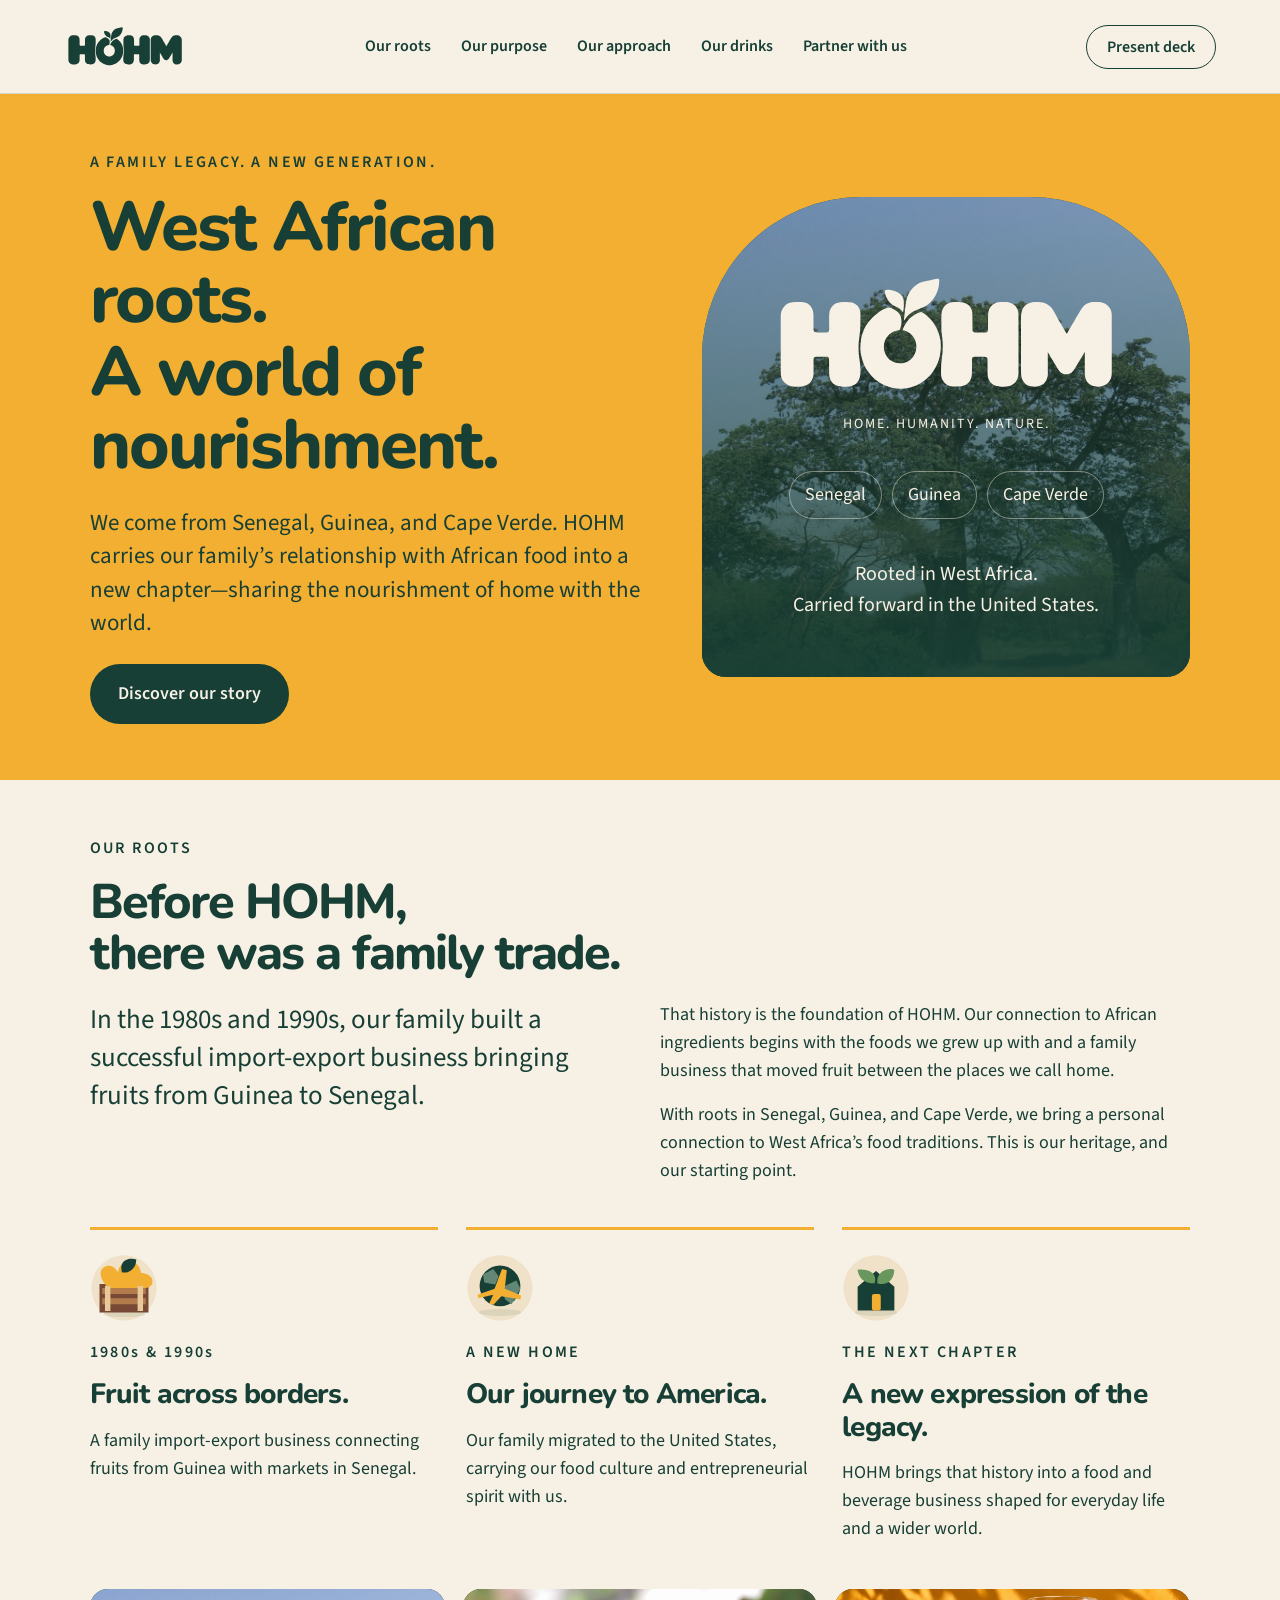
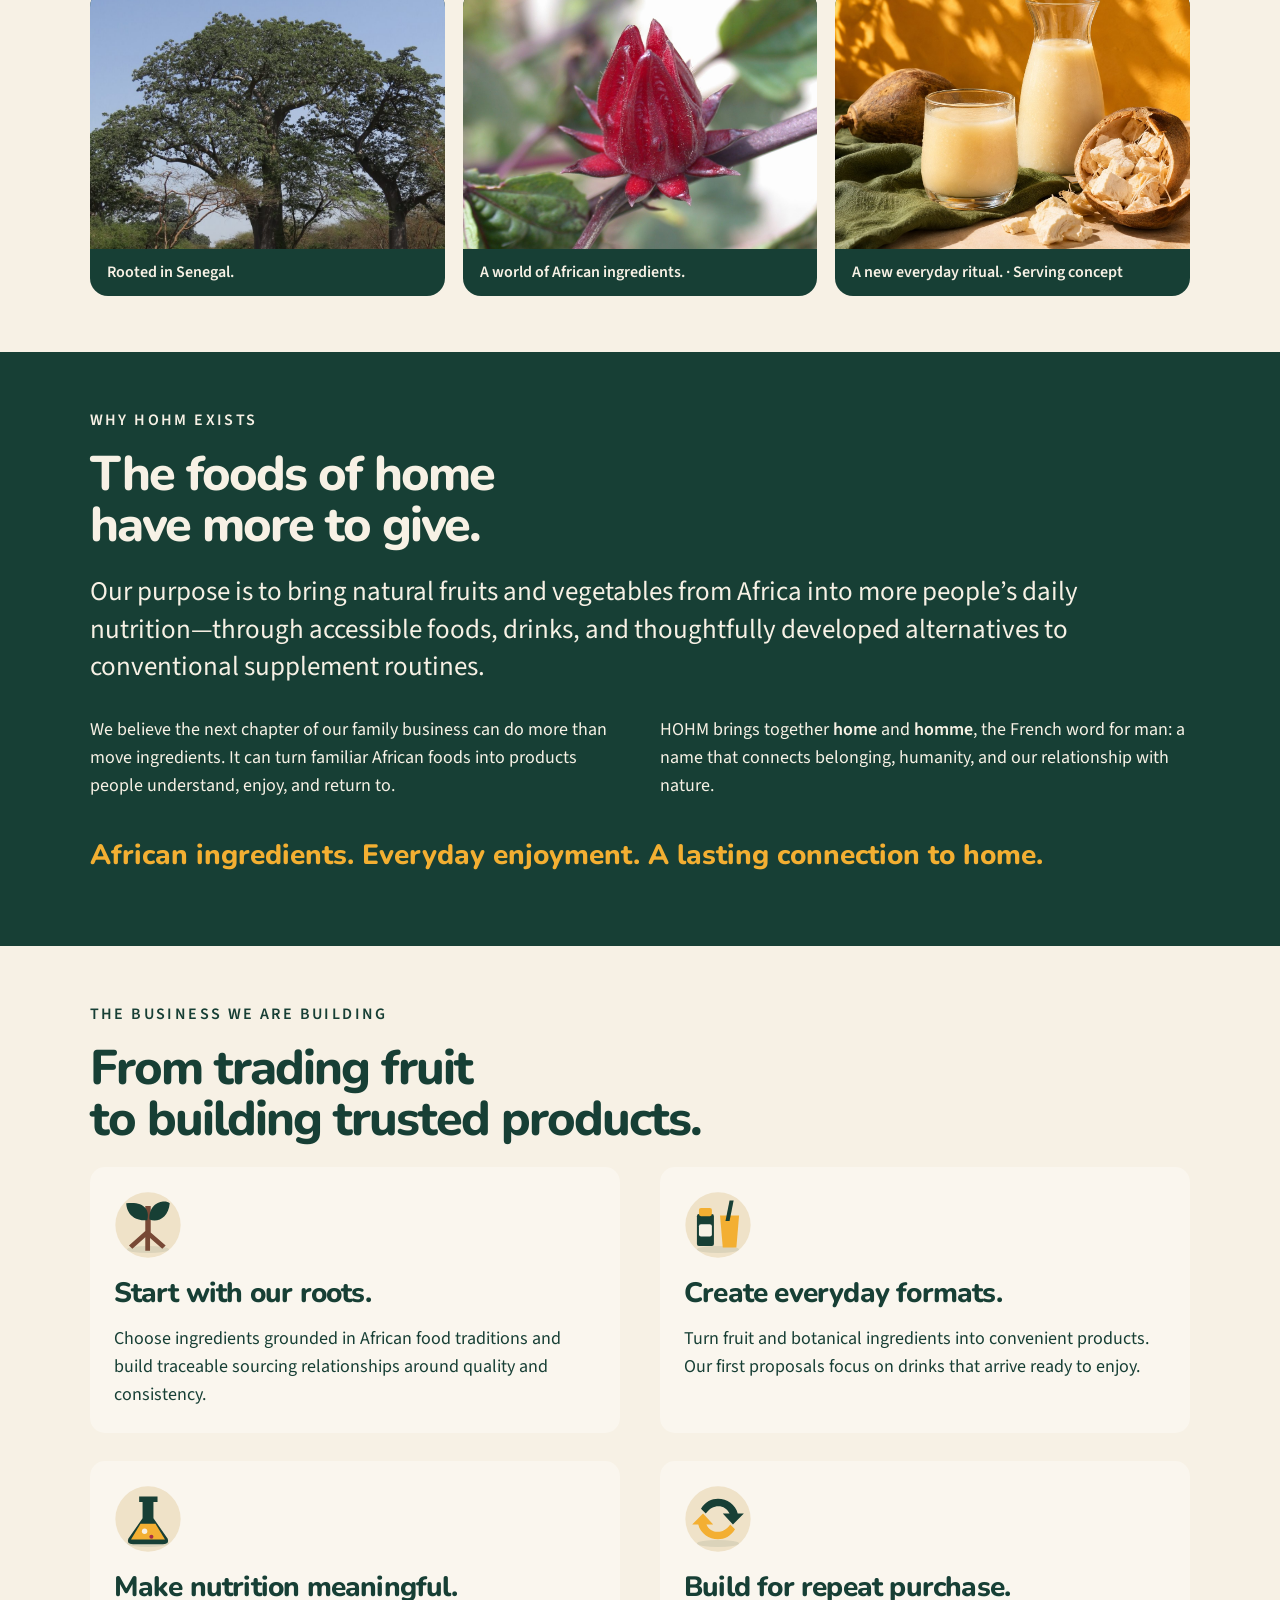
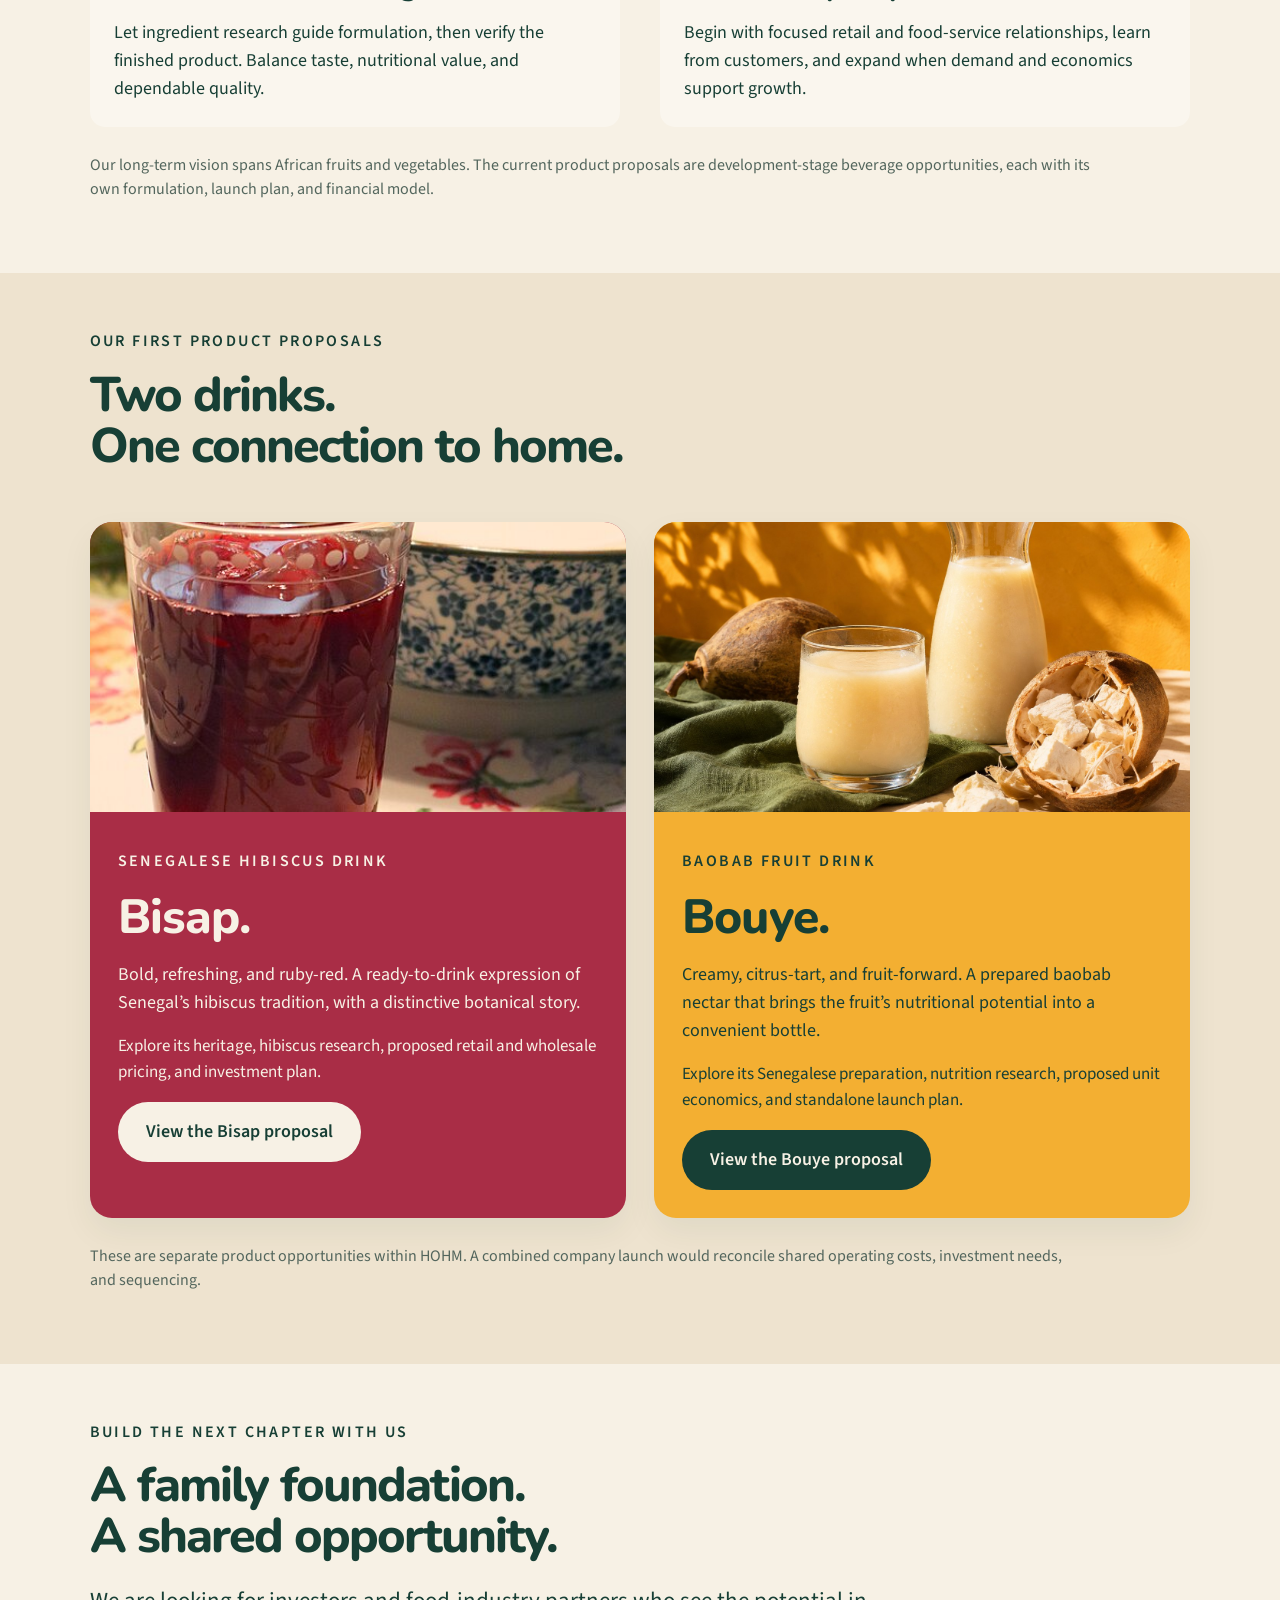
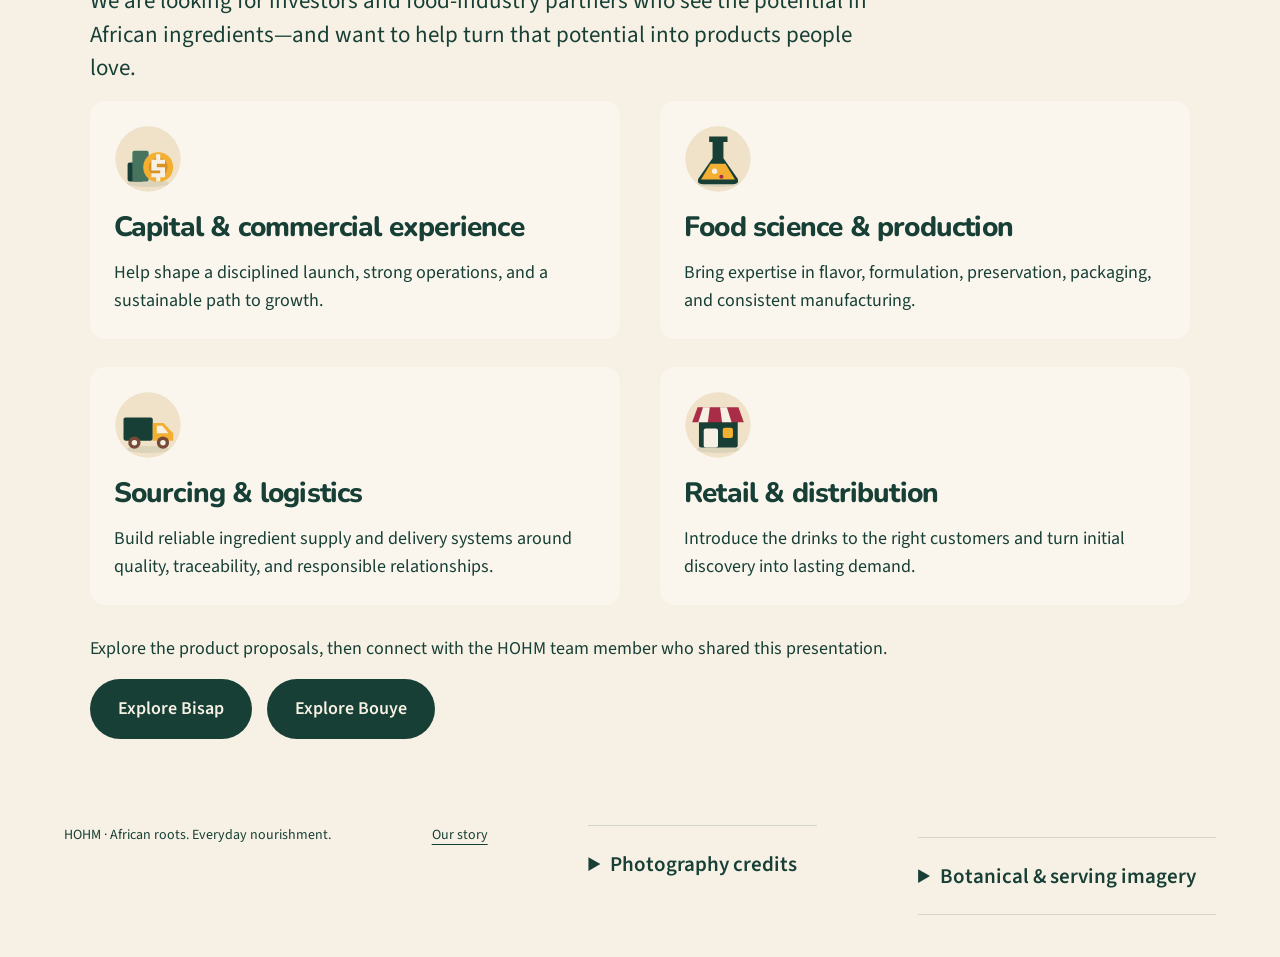
<file: index.html>
<!doctype html>
<html lang="en"><head><meta charset="utf-8"><meta name="viewport" content="width=device-width,initial-scale=1"><title>HOHM — West African roots. A world of nourishment.</title><meta name="description" content="A family rooted in Senegal, Guinea and Cape Verde. HOHM carries a West African fruit-trading legacy into a new generation of natural food and drink."><link rel="canonical" href="https://hohm-ruby.vercel.app/"><meta property="og:title" content="HOHM — A family legacy. A new generation of nourishment."><meta property="og:description" content="From fruit trade between Guinea and Senegal to an immigrant family's vision for African nutrition in the world."><meta property="og:url" content="https://hohm-ruby.vercel.app/"><meta name="theme-color" content="#173F35"><link rel="icon" href="/assets/icon.svg"><link rel="stylesheet" href="/style.css"><link rel="stylesheet" href="/company.css"><script defer src="/company.js"></script><script type="application/ld+json">{"@context":"https://schema.org","@type":"Organization","name":"HOHM","url":"https://hohm-ruby.vercel.app/","description":"A family-led food and beverage venture rooted in Senegal, Guinea and Cape Verde, bringing African ingredients to everyday nutrition."}</script><link rel="stylesheet" href="/visuals.css"></head><body class="company"><a class="skip" href="#story">Skip to our story</a><header><a class="brand" href="#home" aria-label="HOHM home"><img src="/assets/logo-forest.svg" alt="HOHM" width="122" height="54"></a><nav aria-label="Company chapters"><a href="#story">Our roots</a><a href="#mission">Our purpose</a><a href="#approach">Our approach</a><a href="#products">Our drinks</a><a href="#partners">Partner with us</a></nav><button id="present" class="small-button" aria-pressed="false">Present deck</button></header><div class="progress" aria-hidden="true"><i></i></div><main><section id="home" class="chapter company-hero"><div><p class="eyebrow">A FAMILY LEGACY. A NEW GENERATION.</p><h1>West African roots.<br><em>A world of<br>nourishment.</em></h1><p class="lead">We come from Senegal, Guinea, and Cape Verde. HOHM carries our family’s relationship with African food into a new chapter—sharing the nourishment of home with the world.</p><a class="button" href="#story">Discover our story</a></div><div class="heritage-panel photo-heritage"><img src="/assets/baobab-tree.jpg" alt="Baobab tree in Bandia Reserve near Dakar, Senegal" loading="lazy" width="1000" height="700"><img src="/assets/logo-cream.svg" alt="HOHM" width="320" height="140"><p>HOME. HUMANITY. NATURE.</p><div class="country-list"><span>Senegal</span><span>Guinea</span><span>Cape Verde</span></div><p class="heritage-caption">Rooted in West Africa.<br>Carried forward in the United States.</p></div></section>
<section id="story" class="chapter"><p class="eyebrow">OUR ROOTS</p><h2>Before HOHM,<br>there was a family trade.</h2><div class="company-two"><p class="large">In the 1980s and 1990s, our family built a successful import-export business bringing fruits from Guinea to Senegal.</p><div><p>That history is the foundation of HOHM. Our connection to African ingredients begins with the foods we grew up with and a family business that moved fruit between the places we call home.</p><p>With roots in Senegal, Guinea, and Cape Verde, we bring a personal connection to West Africa’s food traditions. This is our heritage, and our starting point.</p></div></div><div class="story-line"><article><img class="brand-icon" src="/assets/icon-crate.svg" alt="" aria-hidden="true" width="68" height="68" loading="lazy"><p class="eyebrow">1980s &amp; 1990s</p><h3>Fruit across borders.</h3><p>A family import-export business connecting fruits from Guinea with markets in Senegal.</p></article><article><img class="brand-icon" src="/assets/icon-journey.svg" alt="" aria-hidden="true" width="68" height="68" loading="lazy"><p class="eyebrow">A NEW HOME</p><h3>Our journey to America.</h3><p>Our family migrated to the United States, carrying our food culture and entrepreneurial spirit with us.</p></article><article><img class="brand-icon" src="/assets/icon-legacy.svg" alt="" aria-hidden="true" width="68" height="68" loading="lazy"><p class="eyebrow">THE NEXT CHAPTER</p><h3>A new expression of the legacy.</h3><p>HOHM brings that history into a food and beverage business shaped for everyday life and a wider world.</p></article></div><div class="visual-gallery"><figure><img src="/assets/baobab-tree.jpg" alt="Baobab tree near Dakar" loading="lazy" width="1000" height="700"><figcaption>Rooted in Senegal.</figcaption></figure><figure><img src="/assets/roselle-plant.jpg" alt="Red roselle calyces growing among leaves" loading="lazy" width="1000" height="700"><figcaption>A world of African ingredients.</figcaption></figure><figure><img src="/assets/bouye-serving.jpg" alt="Illustrative prepared Bouye drink" loading="lazy" width="1000" height="700"><figcaption>A new everyday ritual. · Serving concept</figcaption></figure></div></section>
<section id="mission" class="chapter purpose"><p class="eyebrow">WHY HOHM EXISTS</p><h2>The foods of home<br>have more to give.</h2><p class="large">Our purpose is to bring natural fruits and vegetables from Africa into more people’s daily nutrition—through accessible foods, drinks, and thoughtfully developed alternatives to conventional supplement routines.</p><div class="company-two"><p>We believe the next chapter of our family business can do more than move ingredients. It can turn familiar African foods into products people understand, enjoy, and return to.</p><p>HOHM brings together <strong>home</strong> and <strong>homme</strong>, the French word for man: a name that connects belonging, humanity, and our relationship with nature.</p></div><p class="purpose-line">African ingredients. Everyday enjoyment. A lasting connection to home.</p></section>
<section id="approach" class="chapter"><p class="eyebrow">THE BUSINESS WE ARE BUILDING</p><h2>From trading fruit<br>to building trusted products.</h2><div class="company-grid"><article><img class="brand-icon" src="/assets/icon-roots.svg" alt="" aria-hidden="true" width="68" height="68" loading="lazy"><h3>Start with our roots.</h3><p>Choose ingredients grounded in African food traditions and build traceable sourcing relationships around quality and consistency.</p></article><article><img class="brand-icon" src="/assets/icon-formats.svg" alt="" aria-hidden="true" width="68" height="68" loading="lazy"><h3>Create everyday formats.</h3><p>Turn fruit and botanical ingredients into convenient products. Our first proposals focus on drinks that arrive ready to enjoy.</p></article><article><img class="brand-icon" src="/assets/icon-research.svg" alt="" aria-hidden="true" width="68" height="68" loading="lazy"><h3>Make nutrition meaningful.</h3><p>Let ingredient research guide formulation, then verify the finished product. Balance taste, nutritional value, and dependable quality.</p></article><article><img class="brand-icon" src="/assets/icon-reorder.svg" alt="" aria-hidden="true" width="68" height="68" loading="lazy"><h3>Build for repeat purchase.</h3><p>Begin with focused retail and food-service relationships, learn from customers, and expand when demand and economics support growth.</p></article></div><p class="note">Our long-term vision spans African fruits and vegetables. The current product proposals are development-stage beverage opportunities, each with its own formulation, launch plan, and financial model.</p></section>
<section id="products" class="chapter product-chapter"><p class="eyebrow">OUR FIRST PRODUCT PROPOSALS</p><h2>Two drinks.<br>One connection to home.</h2><div class="product-grid"><article class="product-card bisap-card"><img src="/assets/hibiscus-drink.jpg" alt="A glass of ruby-red hibiscus drink" width="500" height="671" loading="lazy"><div><p class="eyebrow">SENEGALESE HIBISCUS DRINK</p><h3>Bisap.</h3><p>Bold, refreshing, and ruby-red. A ready-to-drink expression of Senegal’s hibiscus tradition, with a distinctive botanical story.</p><p class="product-detail">Explore its heritage, hibiscus research, proposed retail and wholesale pricing, and investment plan.</p><a class="button" href="/bisap">View the Bisap proposal</a></div></article><article class="product-card bouye-card"><img src="/assets/bouye-serving.jpg" alt="Illustrative serving of creamy baobab drink with baobab fruit" width="960" height="747" loading="lazy"><div><p class="eyebrow">BAOBAB FRUIT DRINK</p><h3>Bouye.</h3><p>Creamy, citrus-tart, and fruit-forward. A prepared baobab nectar that brings the fruit’s nutritional potential into a convenient bottle.</p><p class="product-detail">Explore its Senegalese preparation, nutrition research, proposed unit economics, and standalone launch plan.</p><a class="button" href="/baobab">View the Bouye proposal</a></div></article></div><p class="note">These are separate product opportunities within HOHM. A combined company launch would reconcile shared operating costs, investment needs, and sequencing.</p></section>
<section id="partners" class="chapter partner-company"><p class="eyebrow">BUILD THE NEXT CHAPTER WITH US</p><h2>A family foundation.<br>A shared opportunity.</h2><p class="lead">We are looking for investors and food-industry partners who see the potential in African ingredients—and want to help turn that potential into products people love.</p><div class="company-grid"><article><img class="brand-icon" src="/assets/icon-capital.svg" alt="" aria-hidden="true" width="68" height="68" loading="lazy"><h3>Capital &amp; commercial experience</h3><p>Help shape a disciplined launch, strong operations, and a sustainable path to growth.</p></article><article><img class="brand-icon" src="/assets/icon-research.svg" alt="" aria-hidden="true" width="68" height="68" loading="lazy"><h3>Food science &amp; production</h3><p>Bring expertise in flavor, formulation, preservation, packaging, and consistent manufacturing.</p></article><article><img class="brand-icon" src="/assets/icon-logistics.svg" alt="" aria-hidden="true" width="68" height="68" loading="lazy"><h3>Sourcing &amp; logistics</h3><p>Build reliable ingredient supply and delivery systems around quality, traceability, and responsible relationships.</p></article><article><img class="brand-icon" src="/assets/icon-retail.svg" alt="" aria-hidden="true" width="68" height="68" loading="lazy"><h3>Retail &amp; distribution</h3><p>Introduce the drinks to the right customers and turn initial discovery into lasting demand.</p></article></div><p class="partner-end">Explore the product proposals, then connect with the HOHM team member who shared this presentation.</p><div class="company-actions"><a class="button" href="/bisap">Explore Bisap</a><a class="button" href="/baobab">Explore Bouye</a></div></section>
</main><footer><span>HOHM · African roots. Everyday nourishment.</span><a href="#story">Our story</a><details><summary>Photography credits</summary><p>Hibiscus: <a href="https://commons.wikimedia.org/wiki/File:A_glass_of_hibiscus_tea_01.jpg">claralieu</a>, <a href="https://creativecommons.org/licenses/by/2.0/">CC BY 2.0</a>. Baobab fruit: <a href="https://commons.wikimedia.org/wiki/File:Baobab_fruit,_mature,_split_detail_with_dry_pulp_-_Adansonia_digitata.jpg">T.K. Naliaka</a>, <a href="https://creativecommons.org/licenses/by-sa/4.0/">CC BY-SA 4.0</a>. Images cropped for display; illustrative ingredient photography.</p></details><details class="new-photo-credits"><summary>Botanical &amp; serving imagery</summary><p>Baobab tree near Dakar: <a href="https://commons.wikimedia.org/wiki/File:Baobab_in_Bandia_Reserve_near_Dakar_Senegal.jpg">Gromane</a>, CC0. Roselle calyces (photographed in Taiwan): <a href="https://commons.wikimedia.org/wiki/File:Hibiscus_Sabdariffa_calyxes.jpg">Earl Benton</a>, <a href="https://creativecommons.org/licenses/by-sa/4.0/">CC BY-SA 4.0</a>. Images resized and responsively cropped. Bouye serving image: AI-generated illustration of the proposed drink, not a photographed HOHM retail product. Botanical images do not represent contracted farms.</p></details></footer><div class="deck-controls" hidden><button id="previous" aria-label="Previous chapter">Previous</button><span id="chapter-count" aria-live="polite"></span><button id="next" aria-label="Next chapter">Next</button><button id="exit">Exit</button></div></body></html>
</file>
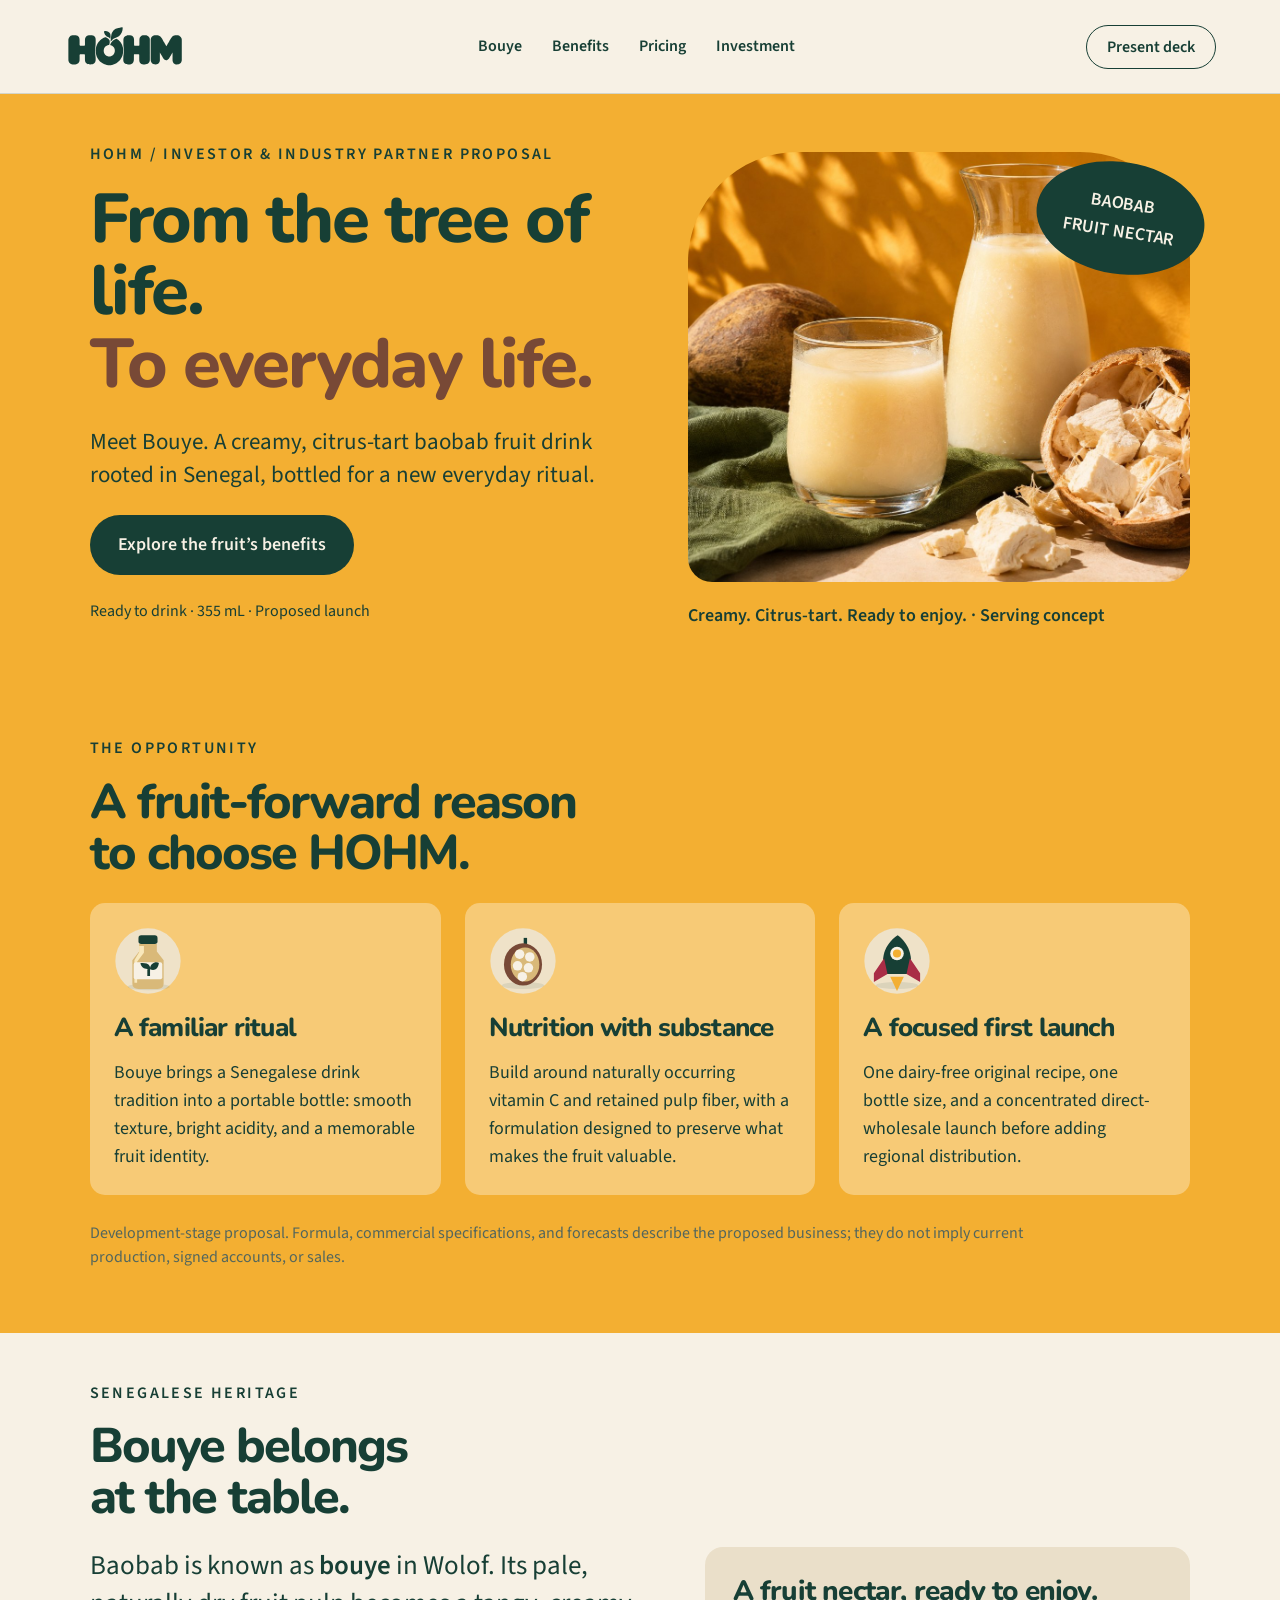
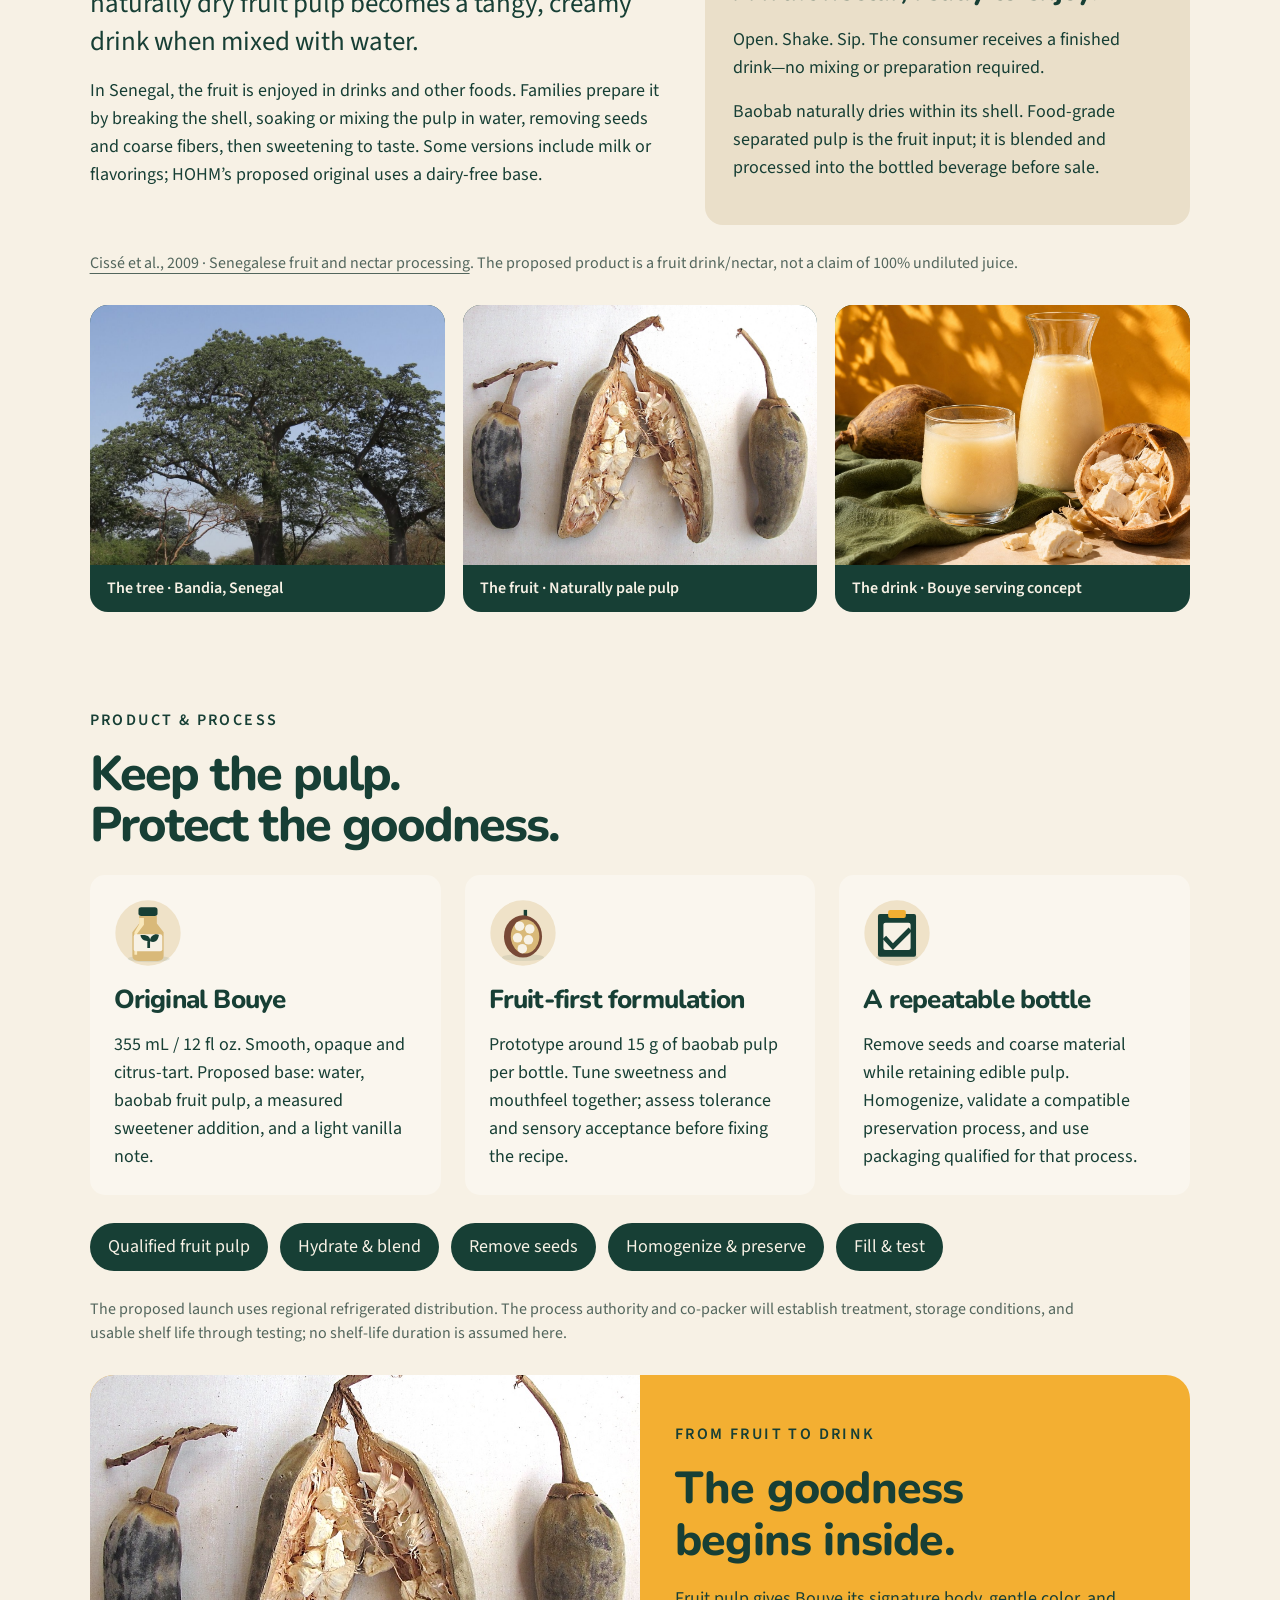
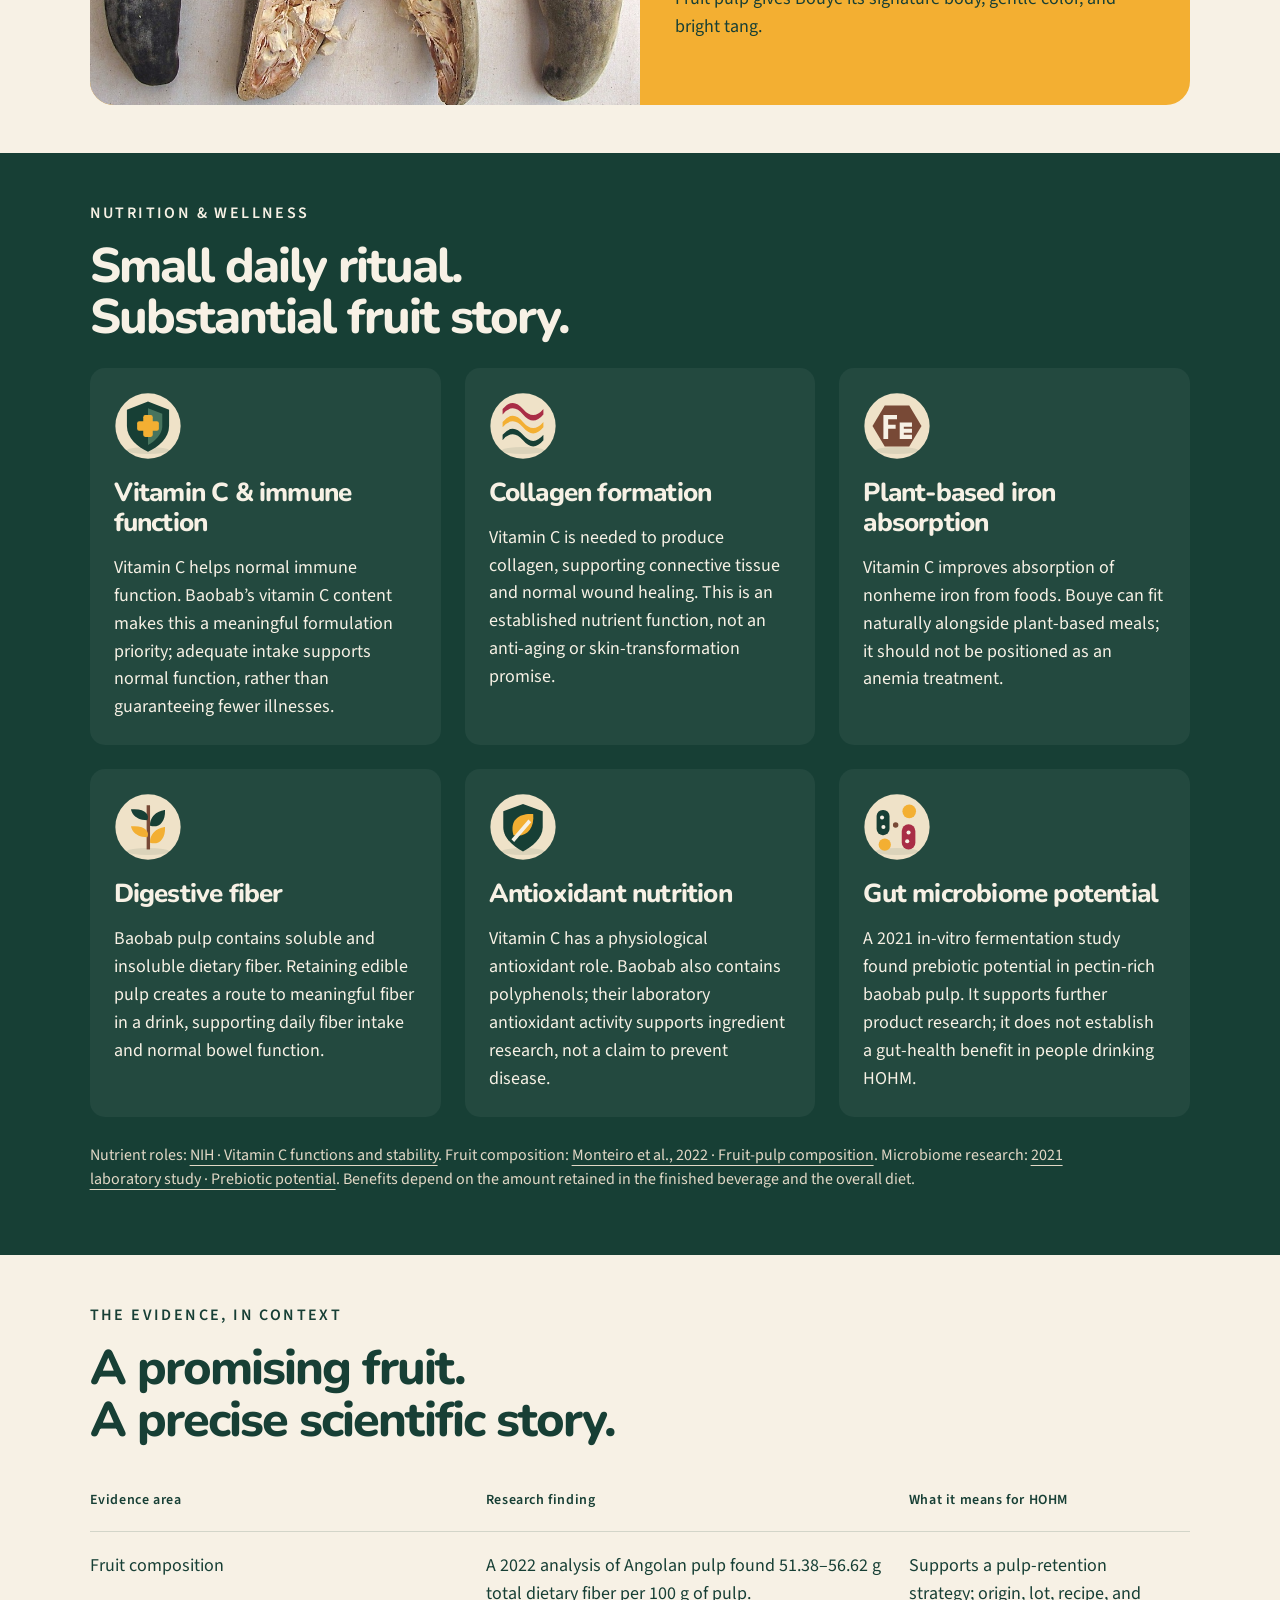
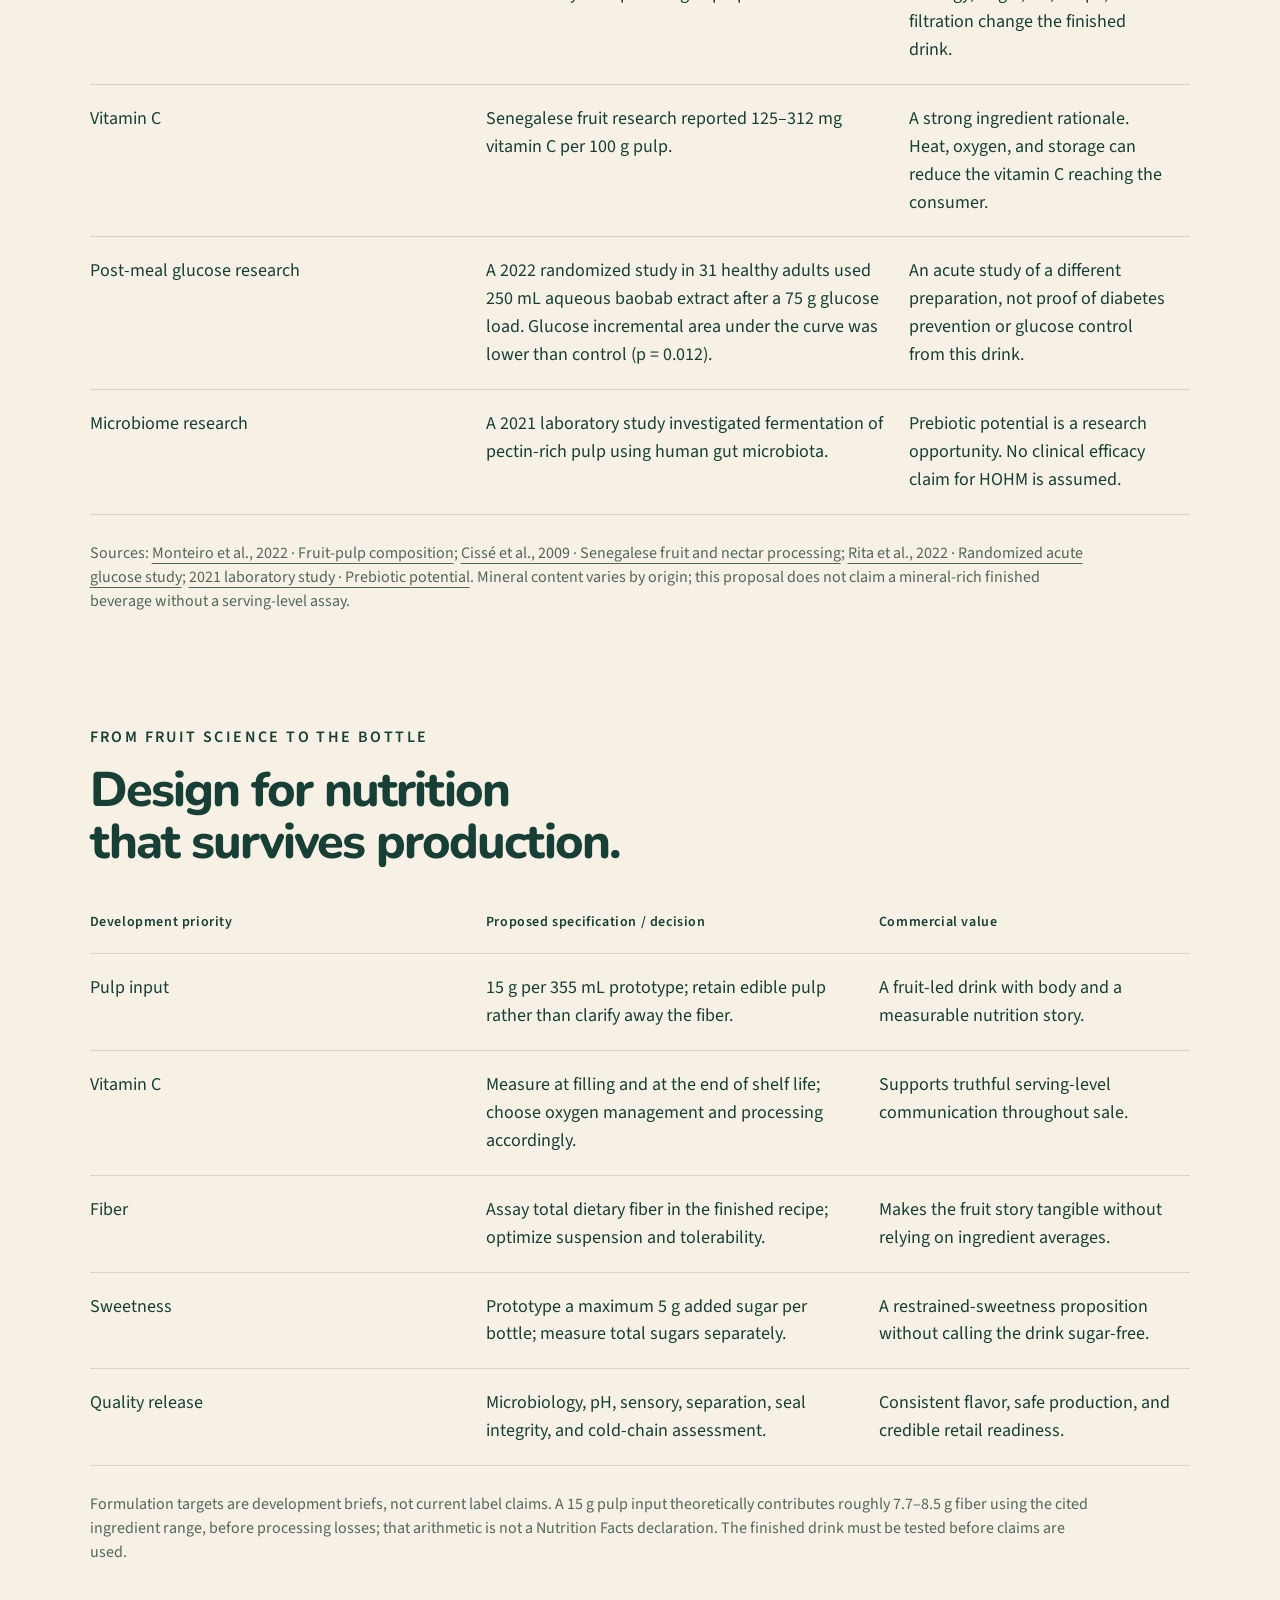
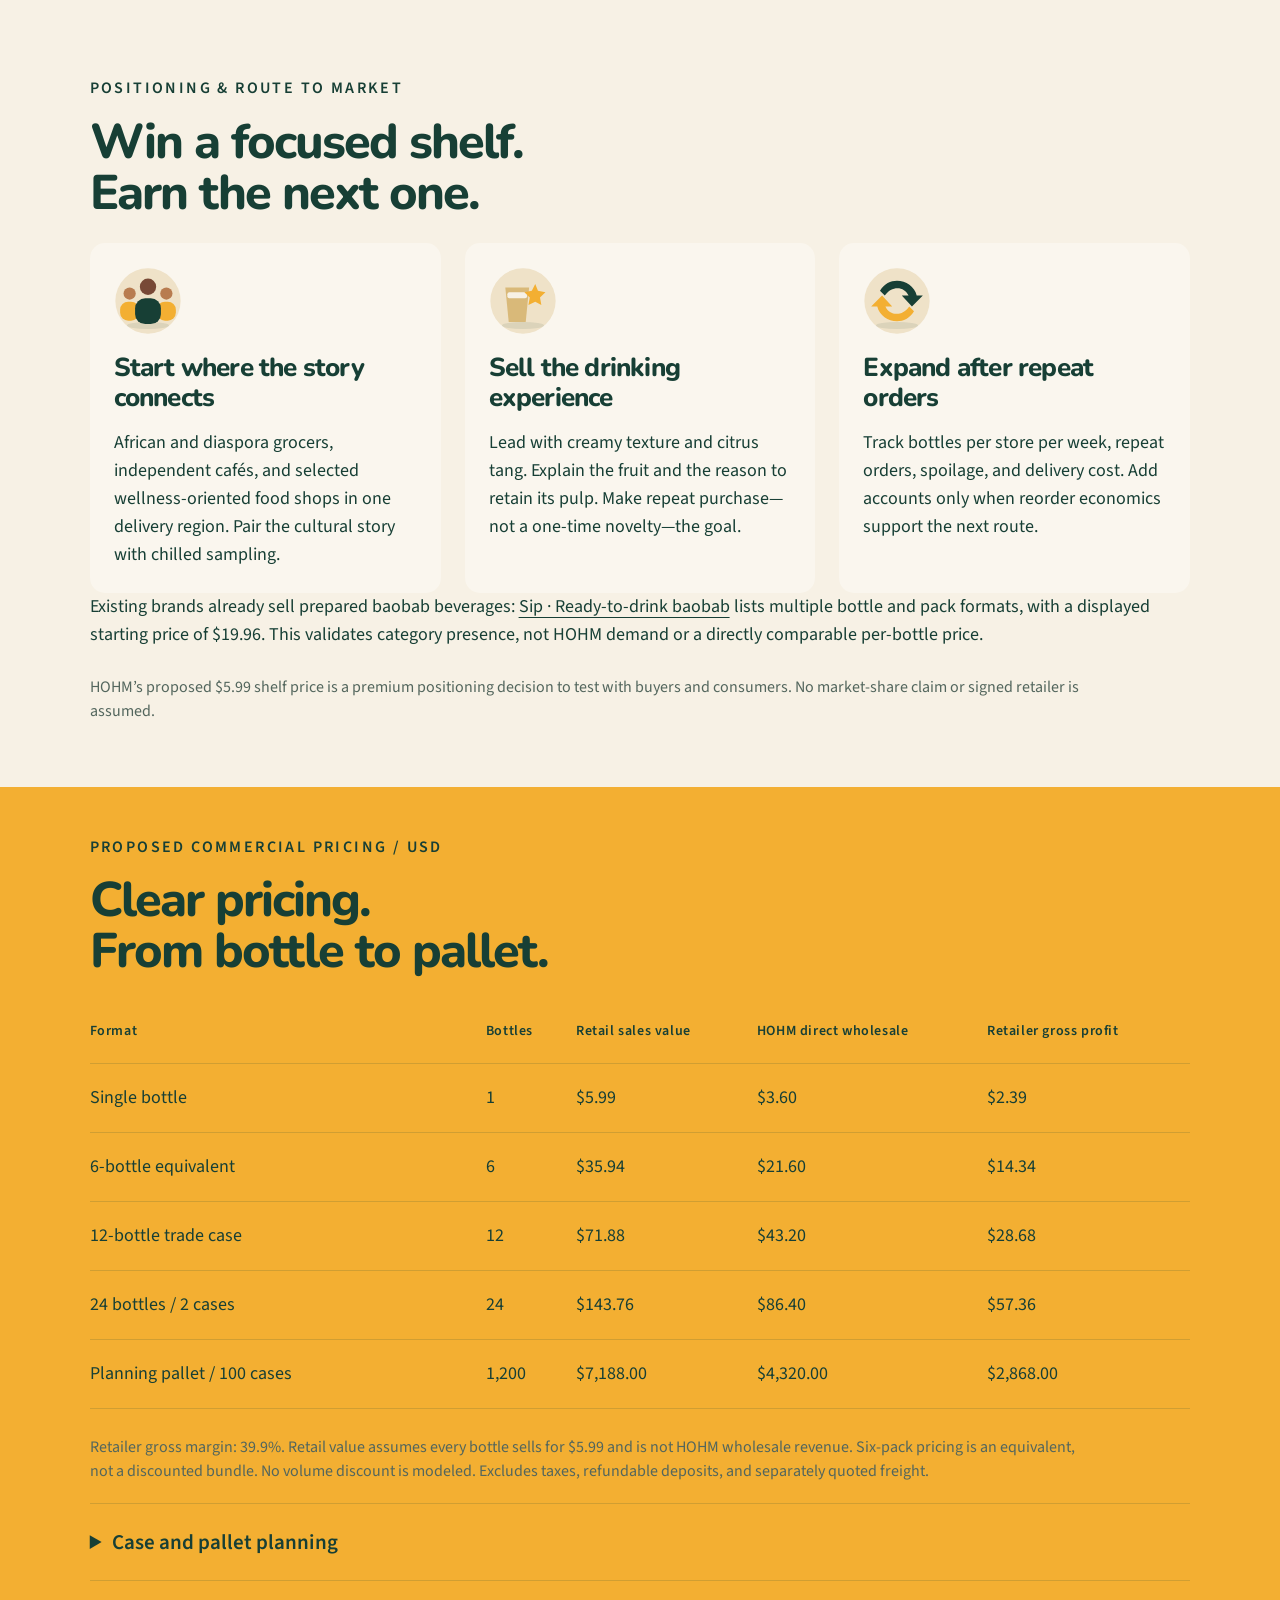
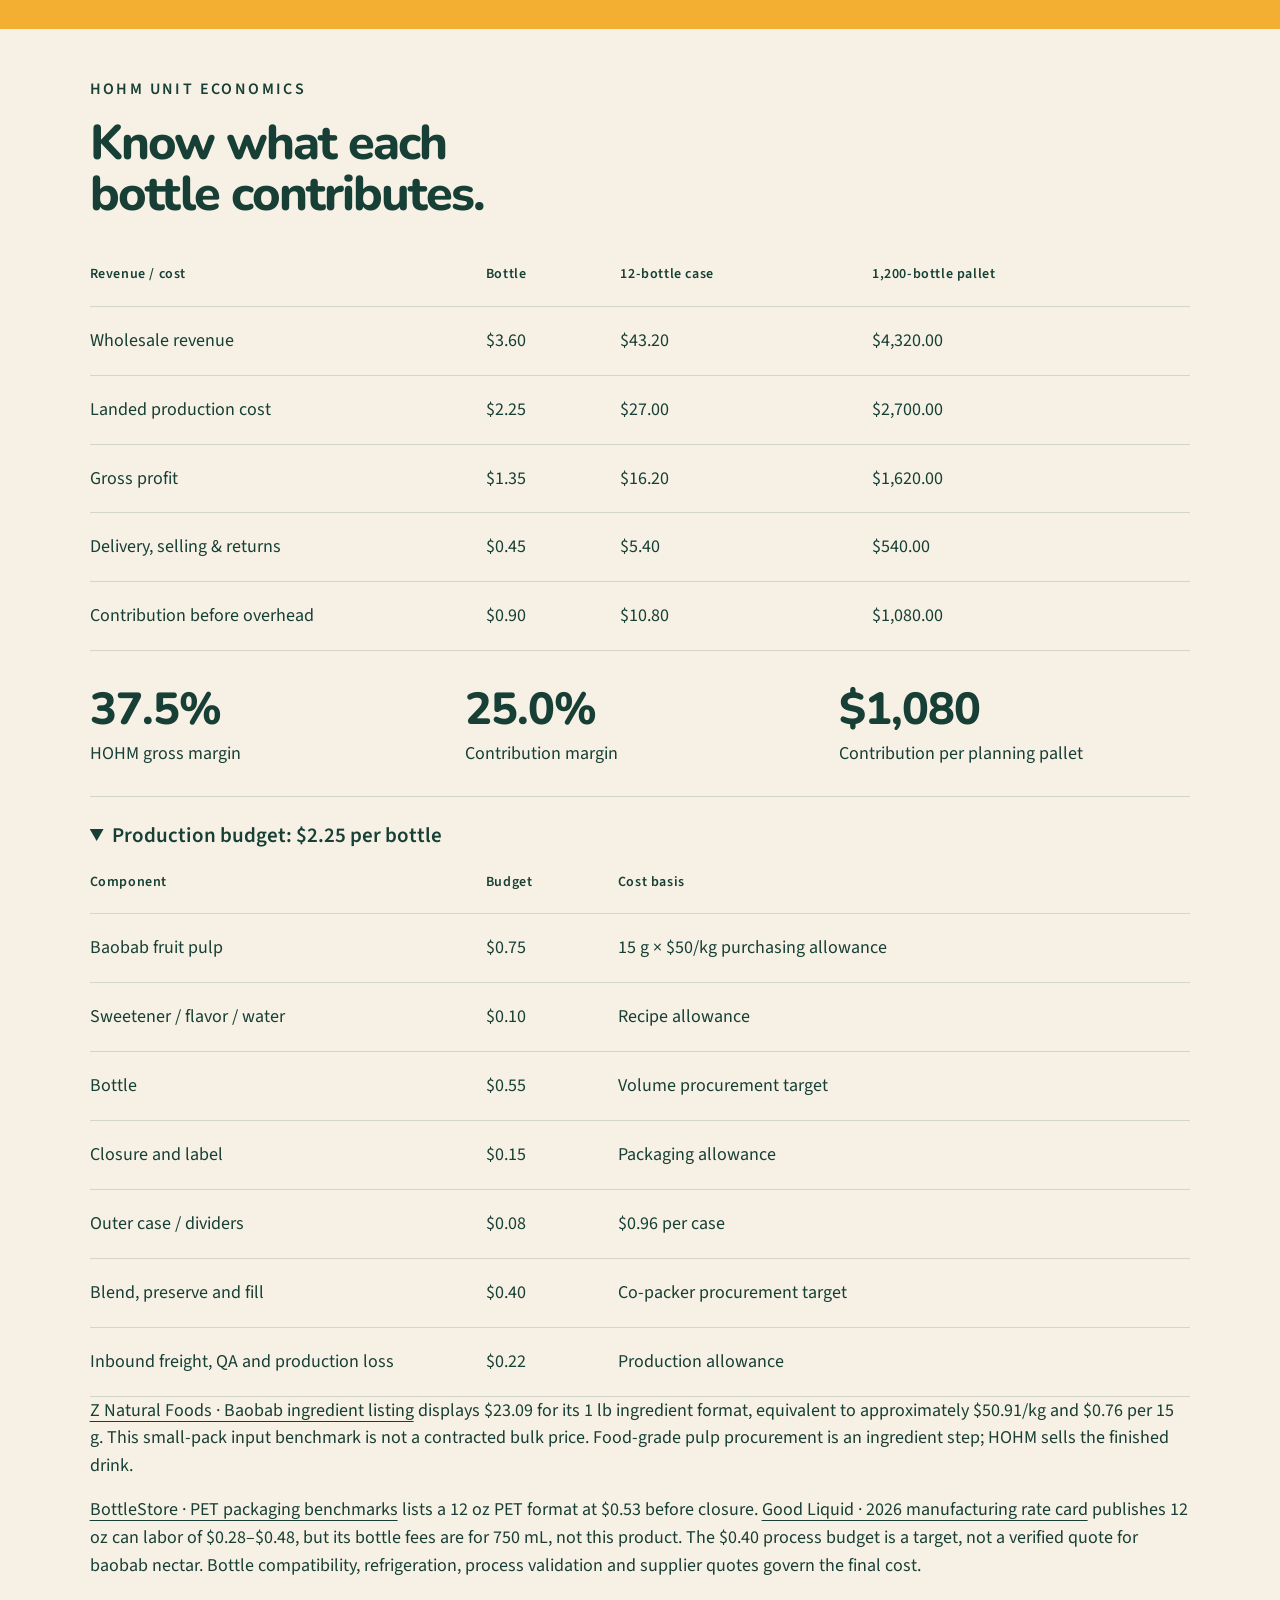
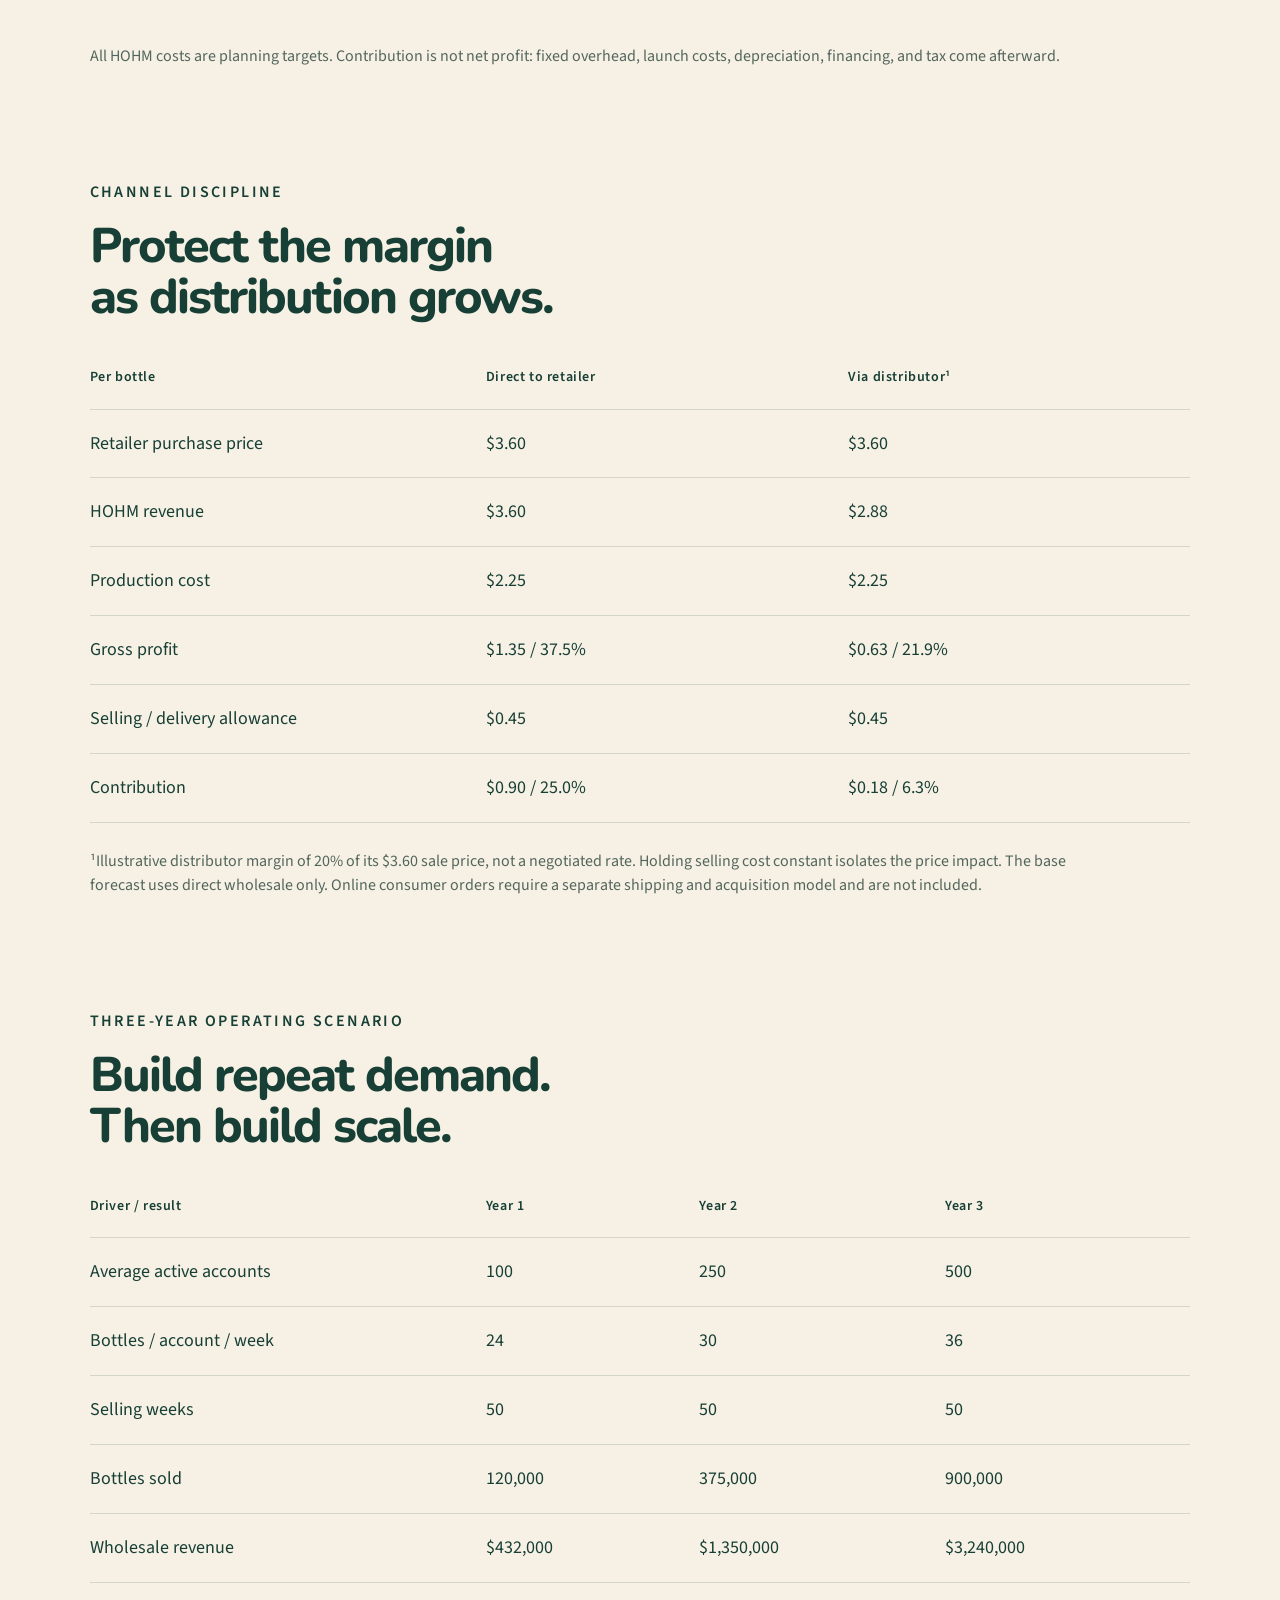
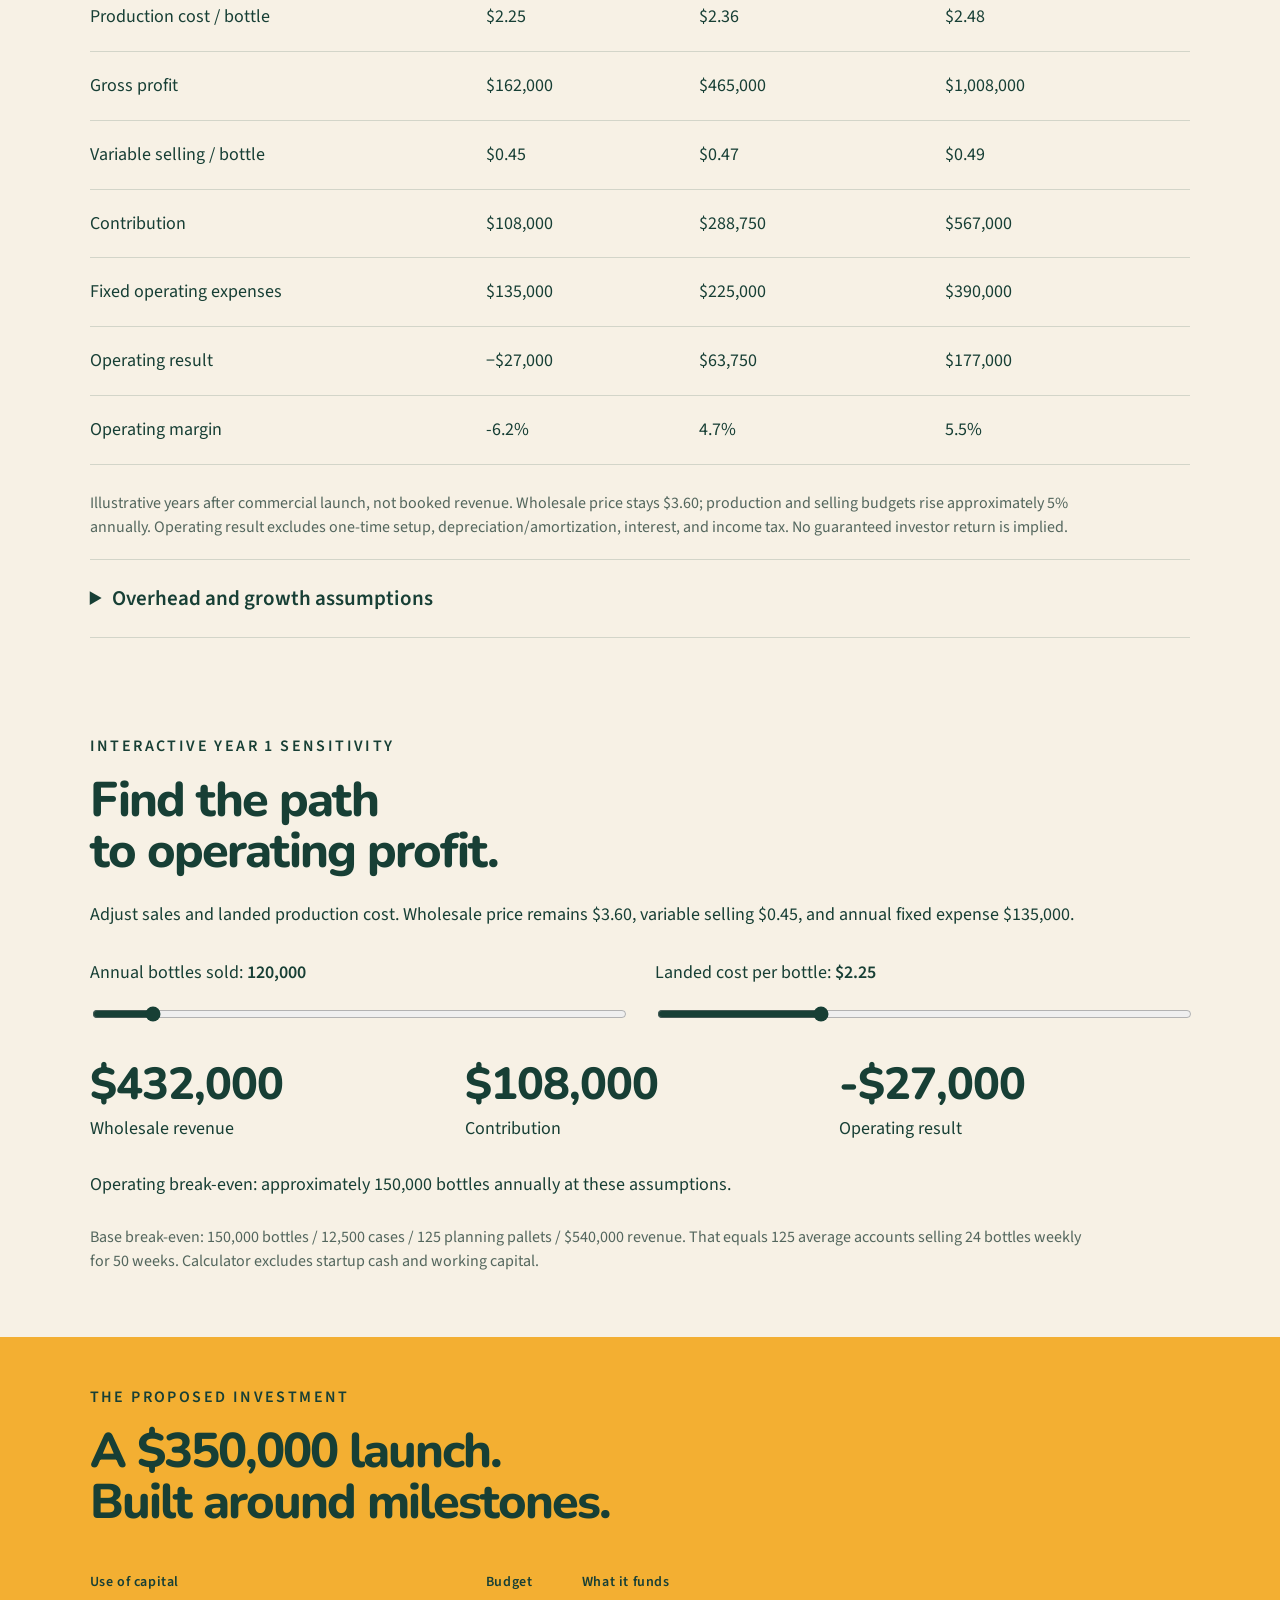
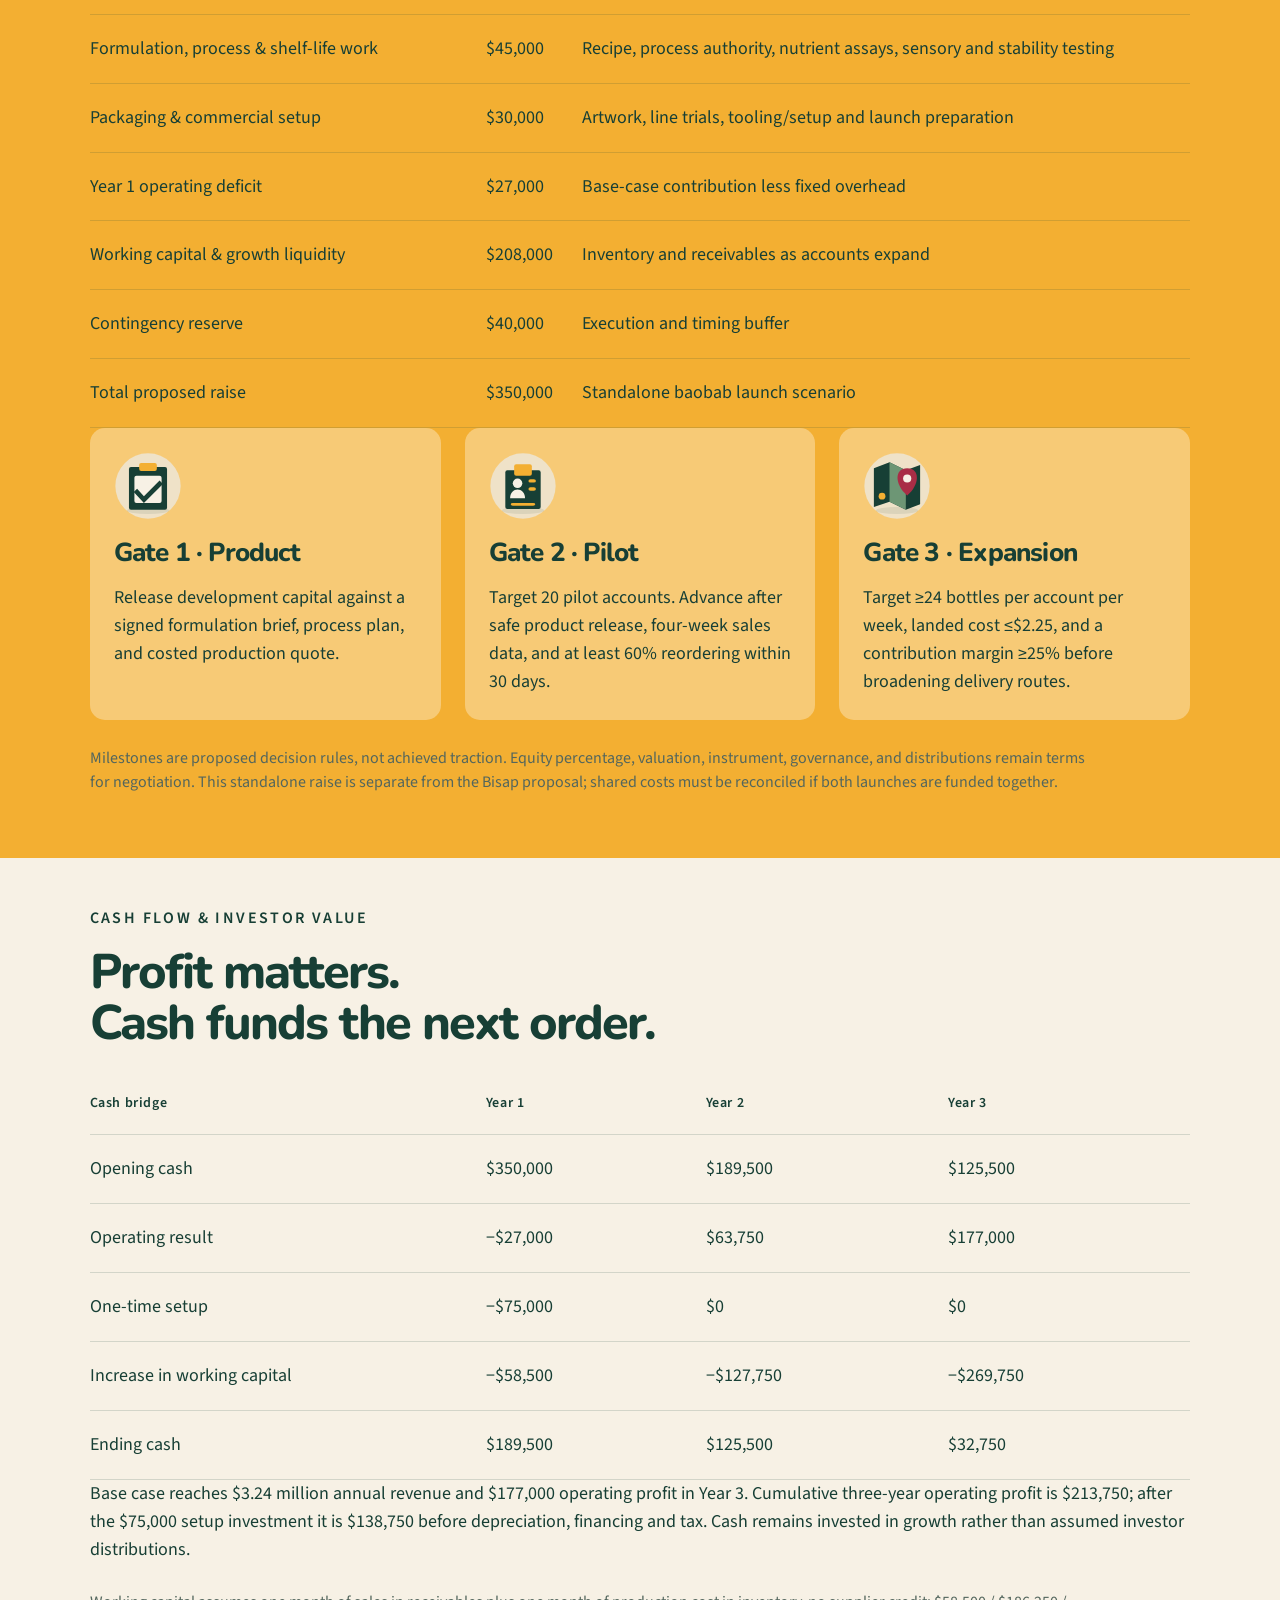
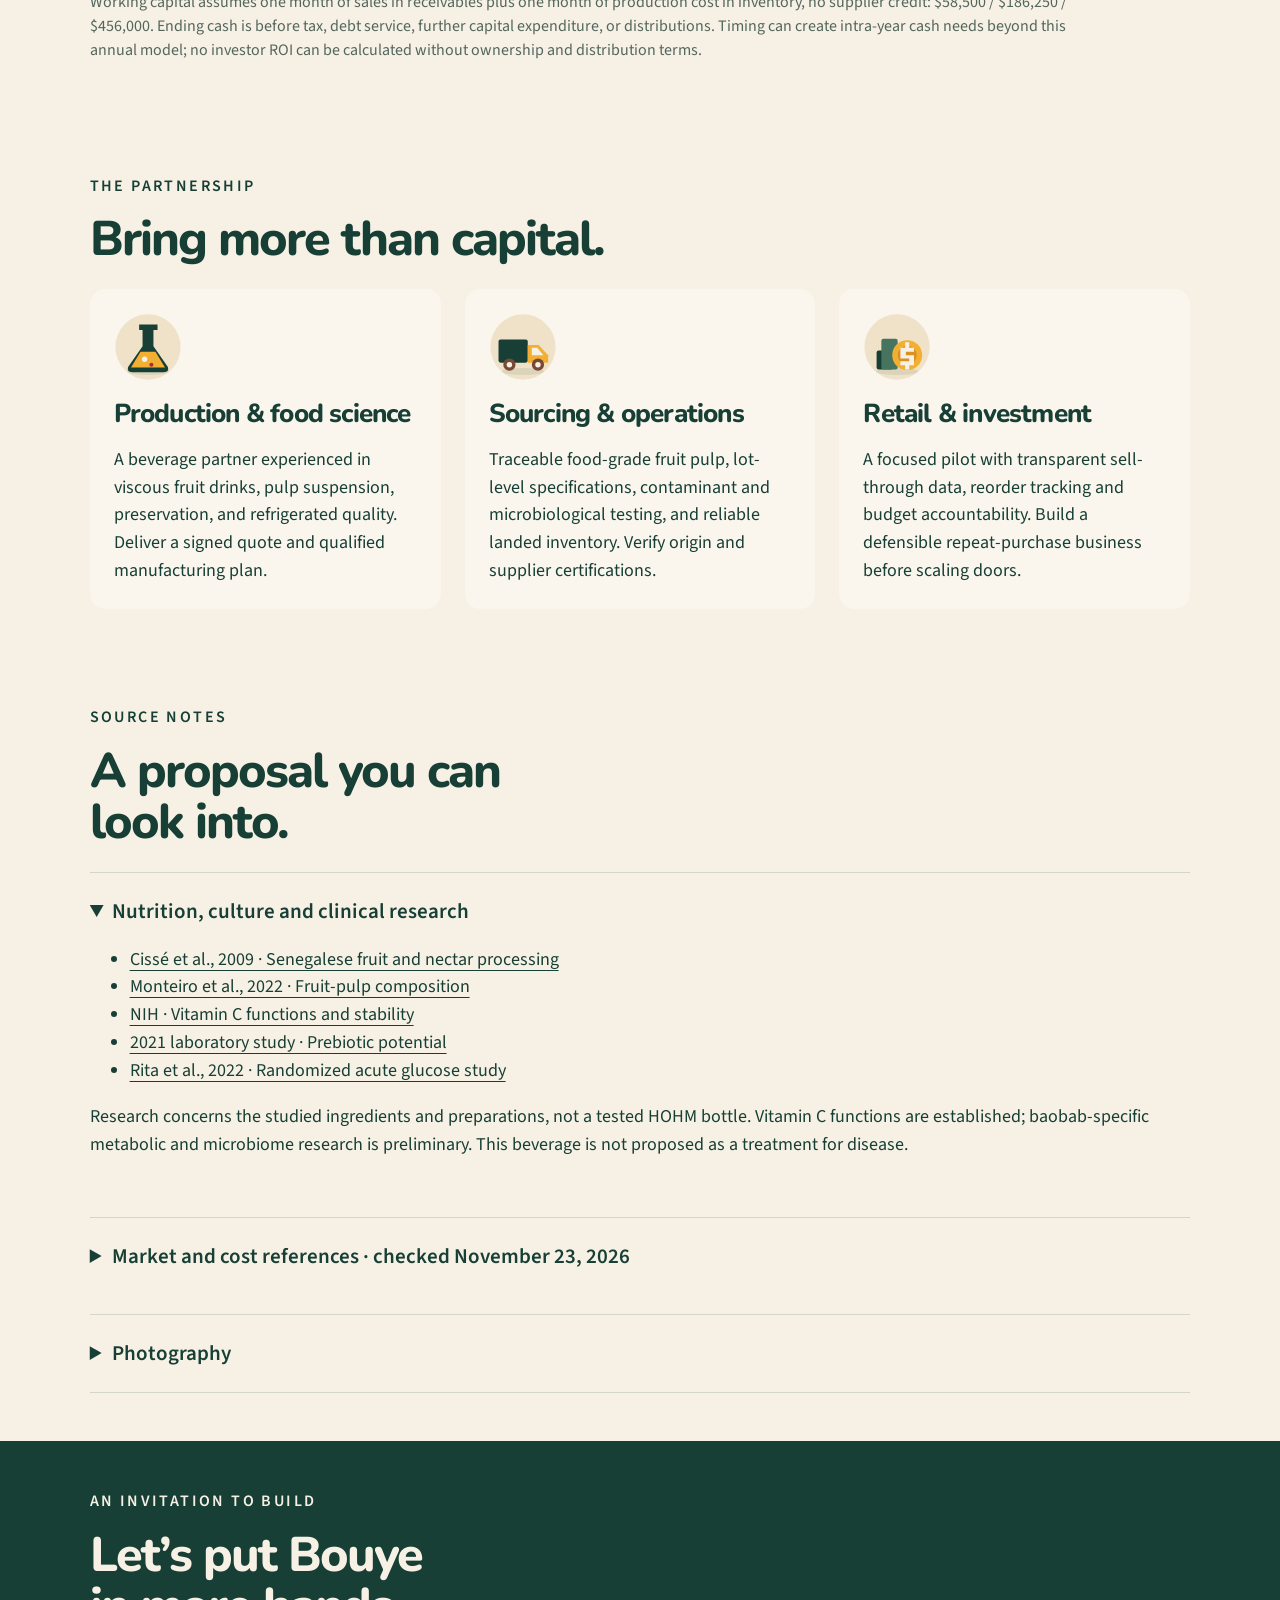
<file: baobab/index.html>
<!doctype html>
<html lang="en"><head><meta charset="utf-8"><meta name="viewport" content="width=device-width,initial-scale=1"><title>HOHM Bouye — Baobab fruit drink investment proposal</title><meta name="description" content="HOHM Bouye: a ready-to-drink Senegalese baobab fruit nectar. Explore nutrition science, bottle and pallet pricing, and the investment opportunity."><link rel="canonical" href="https://hohm-ruby.vercel.app/baobab"><meta property="og:title" content="HOHM Bouye — From the tree of life, to everyday life."><meta property="og:description" content="A ready-to-drink baobab fruit proposal rooted in Senegal."><meta property="og:url" content="https://hohm-ruby.vercel.app/baobab"><meta name="theme-color" content="#173F35"><link rel="icon" href="/assets/icon.svg"><link rel="stylesheet" href="/style.css"><link rel="stylesheet" href="/baobab.css"><script defer src="/baobab/app.js"></script><link rel="stylesheet" href="/visuals.css"></head><body class="baobab"><a class="skip" href="#vision">Skip to proposal</a><header><a class="brand" href="/" aria-label="HOHM company home"><img src="/assets/logo-forest.svg" alt="HOHM" width="122" height="54"></a><nav aria-label="Proposal chapters"><a href="#heritage">Bouye</a><a href="#nutrition">Benefits</a><a href="#economics">Pricing</a><a href="#capital">Investment</a></nav><button id="present" class="small-button" aria-pressed="false">Present deck</button></header><div class="progress" aria-hidden="true"><i></i></div><main><section id="home" class="chapter b-hero"><div><p class="eyebrow">HOHM / INVESTOR &amp; INDUSTRY PARTNER PROPOSAL</p><h1>From the tree of life.<br><em>To everyday life.</em></h1><p class="lead">Meet Bouye. A creamy, citrus-tart baobab fruit drink rooted in Senegal, bottled for a new everyday ritual.</p><a class="button" href="#nutrition">Explore the fruit’s benefits</a><p class="hero-meta">Ready to drink · 355 mL · Proposed launch</p></div><div class="b-art"><img src="/assets/bouye-serving.jpg" alt="Illustrative serving of creamy Bouye nectar with baobab fruit" width="960" height="747"><div class="b-seal">BAOBAB<br>FRUIT NECTAR</div><p>Creamy. Citrus-tart. Ready to enjoy. · Serving concept</p></div></section><section id="vision" class="chapter b-yellow"><p class="eyebrow">THE OPPORTUNITY</p><h2>A fruit-forward reason<br>to choose HOHM.</h2><div class="b-grid"><article><img class="brand-icon" src="/assets/icon-bottle-bouye.svg" alt="" aria-hidden="true" width="68" height="68" loading="lazy"><h3>A familiar ritual</h3><p>Bouye brings a Senegalese drink tradition into a portable bottle: smooth texture, bright acidity, and a memorable fruit identity.</p></article><article><img class="brand-icon" src="/assets/icon-baobab-fruit.svg" alt="" aria-hidden="true" width="68" height="68" loading="lazy"><h3>Nutrition with substance</h3><p>Build around naturally occurring vitamin C and retained pulp fiber, with a formulation designed to preserve what makes the fruit valuable.</p></article><article><img class="brand-icon" src="/assets/icon-launch.svg" alt="" aria-hidden="true" width="68" height="68" loading="lazy"><h3>A focused first launch</h3><p>One dairy-free original recipe, one bottle size, and a concentrated direct-wholesale launch before adding regional distribution.</p></article></div><p class="note">Development-stage proposal. Formula, commercial specifications, and forecasts describe the proposed business; they do not imply current production, signed accounts, or sales.</p></section><section id="heritage" class="chapter "><p class="eyebrow">SENEGALESE HERITAGE</p><h2>Bouye belongs<br>at the table.</h2><div class="b-two"><div><p class="large">Baobab is known as <strong>bouye</strong> in Wolof. Its pale, naturally dry fruit pulp becomes a tangy, creamy drink when mixed with water.</p><p>In Senegal, the fruit is enjoyed in drinks and other foods. Families prepare it by breaking the shell, soaking or mixing the pulp in water, removing seeds and coarse fibers, then sweetening to taste. Some versions include milk or flavorings; HOHM’s proposed original uses a dairy-free base.</p></div><div class="b-panel"><h3>A fruit nectar, ready to enjoy.</h3><p>Open. Shake. Sip. The consumer receives a finished drink—no mixing or preparation required.</p><p>Baobab naturally dries within its shell. Food-grade separated pulp is the fruit input; it is blended and processed into the bottled beverage before sale.</p></div></div><p class="note"><a href="https://www.cambridge.org/core/journals/fruits/article/abs/caracterisation-du-fruit-du-baobab-et-etude-de-sa-transformation-en-nectar/C3FF0FBFE6EB9239A1A8F83208399566" target="_blank" rel="noopener">Cissé et al., 2009 · Senegalese fruit and nectar processing</a>. The proposed product is a fruit drink/nectar, not a claim of 100% undiluted juice.</p><div class="visual-gallery"><figure><img src="/assets/baobab-tree.jpg" alt="Baobab tree near Dakar" loading="lazy" width="1000" height="700"><figcaption>The tree · Bandia, Senegal</figcaption></figure><figure><img src="/assets/baobab-fruit.jpg" alt="Split baobab fruit showing pale pulp" loading="lazy" width="1000" height="700"><figcaption>The fruit · Naturally pale pulp</figcaption></figure><figure><img src="/assets/bouye-serving.jpg" alt="Illustrative prepared baobab nectar" loading="lazy" width="1000" height="700"><figcaption>The drink · Bouye serving concept</figcaption></figure></div></section><section id="products" class="chapter "><p class="eyebrow">PRODUCT &amp; PROCESS</p><h2>Keep the pulp.<br>Protect the goodness.</h2><div class="b-grid"><article><img class="brand-icon" src="/assets/icon-bottle-bouye.svg" alt="" aria-hidden="true" width="68" height="68" loading="lazy"><h3>Original Bouye</h3><p>355 mL / 12 fl oz. Smooth, opaque and citrus-tart. Proposed base: water, baobab fruit pulp, a measured sweetener addition, and a light vanilla note.</p></article><article><img class="brand-icon" src="/assets/icon-baobab-fruit.svg" alt="" aria-hidden="true" width="68" height="68" loading="lazy"><h3>Fruit-first formulation</h3><p>Prototype around 15 g of baobab pulp per bottle. Tune sweetness and mouthfeel together; assess tolerance and sensory acceptance before fixing the recipe.</p></article><article><img class="brand-icon" src="/assets/icon-quality.svg" alt="" aria-hidden="true" width="68" height="68" loading="lazy"><h3>A repeatable bottle</h3><p>Remove seeds and coarse material while retaining edible pulp. Homogenize, validate a compatible preservation process, and use packaging qualified for that process.</p></article></div><div class="b-process"><span>Qualified fruit pulp</span><span>Hydrate &amp; blend</span><span>Remove seeds</span><span>Homogenize &amp; preserve</span><span>Fill &amp; test</span></div><p class="note">The proposed launch uses regional refrigerated distribution. The process authority and co-packer will establish treatment, storage conditions, and usable shelf life through testing; no shelf-life duration is assumed here.</p><div class="visual-feature"><img src="/assets/baobab-fruit.jpg" alt="Opened baobab fruit and its pulp" loading="lazy" width="1000" height="700"><div><p class="eyebrow">FROM FRUIT TO DRINK</p><h3>The goodness<br>begins inside.</h3><p>Fruit pulp gives Bouye its signature body, gentle color, and bright tang.</p></div></div></section><section id="nutrition" class="chapter b-green"><p class="eyebrow">NUTRITION &amp; WELLNESS</p><h2>Small daily ritual.<br>Substantial fruit story.</h2><div class="b-grid"><article><img class="brand-icon" src="/assets/icon-immunity.svg" alt="" aria-hidden="true" width="68" height="68" loading="lazy"><h3>Vitamin C &amp; immune function</h3><p>Vitamin C helps normal immune function. Baobab’s vitamin C content makes this a meaningful formulation priority; adequate intake supports normal function, rather than guaranteeing fewer illnesses.</p></article><article><img class="brand-icon" src="/assets/icon-collagen.svg" alt="" aria-hidden="true" width="68" height="68" loading="lazy"><h3>Collagen formation</h3><p>Vitamin C is needed to produce collagen, supporting connective tissue and normal wound healing. This is an established nutrient function, not an anti-aging or skin-transformation promise.</p></article><article><img class="brand-icon" src="/assets/icon-iron.svg" alt="" aria-hidden="true" width="68" height="68" loading="lazy"><h3>Plant-based iron absorption</h3><p>Vitamin C improves absorption of nonheme iron from foods. Bouye can fit naturally alongside plant-based meals; it should not be positioned as an anemia treatment.</p></article><article><img class="brand-icon" src="/assets/icon-fiber.svg" alt="" aria-hidden="true" width="68" height="68" loading="lazy"><h3>Digestive fiber</h3><p>Baobab pulp contains soluble and insoluble dietary fiber. Retaining edible pulp creates a route to meaningful fiber in a drink, supporting daily fiber intake and normal bowel function.</p></article><article><img class="brand-icon" src="/assets/icon-antioxidant.svg" alt="" aria-hidden="true" width="68" height="68" loading="lazy"><h3>Antioxidant nutrition</h3><p>Vitamin C has a physiological antioxidant role. Baobab also contains polyphenols; their laboratory antioxidant activity supports ingredient research, not a claim to prevent disease.</p></article><article><img class="brand-icon" src="/assets/icon-microbiome.svg" alt="" aria-hidden="true" width="68" height="68" loading="lazy"><h3>Gut microbiome potential</h3><p>A 2021 in-vitro fermentation study found prebiotic potential in pectin-rich baobab pulp. It supports further product research; it does not establish a gut-health benefit in people drinking HOHM.</p></article></div><p class="note">Nutrient roles: <a href="https://ods.od.nih.gov/factsheets/VitaminC-HealthProfessional/" target="_blank" rel="noopener">NIH · Vitamin C functions and stability</a>. Fruit composition: <a href="https://www.mdpi.com/2223-7747/11/17/2272" target="_blank" rel="noopener">Monteiro et al., 2022 · Fruit-pulp composition</a>. Microbiome research: <a href="https://www.mdpi.com/2076-2607/9/9/1981" target="_blank" rel="noopener">2021 laboratory study · Prebiotic potential</a>. Benefits depend on the amount retained in the finished beverage and the overall diet.</p></section><section id="evidence" class="chapter "><p class="eyebrow">THE EVIDENCE, IN CONTEXT</p><h2>A promising fruit.<br>A precise scientific story.</h2><div class="table-scroll"><table><thead><tr><th>Evidence area</th><th>Research finding</th><th>What it means for HOHM</th></tr></thead><tbody><tr><td>Fruit composition</td><td>A 2022 analysis of Angolan pulp found 51.38–56.62 g total dietary fiber per 100 g of pulp.</td><td>Supports a pulp-retention strategy; origin, lot, recipe, and filtration change the finished drink.</td></tr><tr><td>Vitamin C</td><td>Senegalese fruit research reported 125–312 mg vitamin C per 100 g pulp.</td><td>A strong ingredient rationale. Heat, oxygen, and storage can reduce the vitamin C reaching the consumer.</td></tr><tr><td>Post-meal glucose research</td><td>A 2022 randomized study in 31 healthy adults used 250 mL aqueous baobab extract after a 75 g glucose load. Glucose incremental area under the curve was lower than control (p = 0.012).</td><td>An acute study of a different preparation, not proof of diabetes prevention or glucose control from this drink.</td></tr><tr><td>Microbiome research</td><td>A 2021 laboratory study investigated fermentation of pectin-rich pulp using human gut microbiota.</td><td>Prebiotic potential is a research opportunity. No clinical efficacy claim for HOHM is assumed.</td></tr></tbody></table></div><p class="note">Sources: <a href="https://www.mdpi.com/2223-7747/11/17/2272" target="_blank" rel="noopener">Monteiro et al., 2022 · Fruit-pulp composition</a>; <a href="https://www.cambridge.org/core/journals/fruits/article/abs/caracterisation-du-fruit-du-baobab-et-etude-de-sa-transformation-en-nectar/C3FF0FBFE6EB9239A1A8F83208399566" target="_blank" rel="noopener">Cissé et al., 2009 · Senegalese fruit and nectar processing</a>; <a href="https://www.mdpi.com/2072-6643/14/2/398" target="_blank" rel="noopener">Rita et al., 2022 · Randomized acute glucose study</a>; <a href="https://www.mdpi.com/2076-2607/9/9/1981" target="_blank" rel="noopener">2021 laboratory study · Prebiotic potential</a>. Mineral content varies by origin; this proposal does not claim a mineral-rich finished beverage without a serving-level assay.</p></section><section id="formulation" class="chapter "><p class="eyebrow">FROM FRUIT SCIENCE TO THE BOTTLE</p><h2>Design for nutrition<br>that survives production.</h2><div class="table-scroll"><table><thead><tr><th>Development priority</th><th>Proposed specification / decision</th><th>Commercial value</th></tr></thead><tbody><tr><td>Pulp input</td><td>15 g per 355 mL prototype; retain edible pulp rather than clarify away the fiber.</td><td>A fruit-led drink with body and a measurable nutrition story.</td></tr><tr><td>Vitamin C</td><td>Measure at filling and at the end of shelf life; choose oxygen management and processing accordingly.</td><td>Supports truthful serving-level communication throughout sale.</td></tr><tr><td>Fiber</td><td>Assay total dietary fiber in the finished recipe; optimize suspension and tolerability.</td><td>Makes the fruit story tangible without relying on ingredient averages.</td></tr><tr><td>Sweetness</td><td>Prototype a maximum 5 g added sugar per bottle; measure total sugars separately.</td><td>A restrained-sweetness proposition without calling the drink sugar-free.</td></tr><tr><td>Quality release</td><td>Microbiology, pH, sensory, separation, seal integrity, and cold-chain assessment.</td><td>Consistent flavor, safe production, and credible retail readiness.</td></tr></tbody></table></div><p class="note">Formulation targets are development briefs, not current label claims. A 15 g pulp input theoretically contributes roughly 7.7–8.5 g fiber using the cited ingredient range, before processing losses; that arithmetic is not a Nutrition Facts declaration. The finished drink must be tested before claims are used.</p></section><section id="market" class="chapter "><p class="eyebrow">POSITIONING &amp; ROUTE TO MARKET</p><h2>Win a focused shelf.<br>Earn the next one.</h2><div class="b-grid"><article><img class="brand-icon" src="/assets/icon-community.svg" alt="" aria-hidden="true" width="68" height="68" loading="lazy"><h3>Start where the story connects</h3><p>African and diaspora grocers, independent cafés, and selected wellness-oriented food shops in one delivery region. Pair the cultural story with chilled sampling.</p></article><article><img class="brand-icon" src="/assets/icon-tasting.svg" alt="" aria-hidden="true" width="68" height="68" loading="lazy"><h3>Sell the drinking experience</h3><p>Lead with creamy texture and citrus tang. Explain the fruit and the reason to retain its pulp. Make repeat purchase—not a one-time novelty—the goal.</p></article><article><img class="brand-icon" src="/assets/icon-reorder.svg" alt="" aria-hidden="true" width="68" height="68" loading="lazy"><h3>Expand after repeat orders</h3><p>Track bottles per store per week, repeat orders, spoilage, and delivery cost. Add accounts only when reorder economics support the next route.</p></article></div><p>Existing brands already sell prepared baobab beverages: <a href="https://www.sipbevs.com/product-page/baobab" target="_blank" rel="noopener">Sip · Ready-to-drink baobab</a> lists multiple bottle and pack formats, with a displayed starting price of $19.96. This validates category presence, not HOHM demand or a directly comparable per-bottle price.</p><p class="note">HOHM’s proposed $5.99 shelf price is a premium positioning decision to test with buyers and consumers. No market-share claim or signed retailer is assumed.</p></section><section id="economics" class="chapter b-yellow"><p class="eyebrow">PROPOSED COMMERCIAL PRICING / USD</p><h2>Clear pricing.<br>From bottle to pallet.</h2><div class="table-scroll"><table><thead><tr><th>Format</th><th>Bottles</th><th>Retail sales value</th><th>HOHM direct wholesale</th><th>Retailer gross profit</th></tr></thead><tbody><tr><td>Single bottle</td><td>1</td><td>$5.99</td><td>$3.60</td><td>$2.39</td></tr><tr><td>6-bottle equivalent</td><td>6</td><td>$35.94</td><td>$21.60</td><td>$14.34</td></tr><tr><td>12-bottle trade case</td><td>12</td><td>$71.88</td><td>$43.20</td><td>$28.68</td></tr><tr><td>24 bottles / 2 cases</td><td>24</td><td>$143.76</td><td>$86.40</td><td>$57.36</td></tr><tr><td>Planning pallet / 100 cases</td><td>1,200</td><td>$7,188.00</td><td>$4,320.00</td><td>$2,868.00</td></tr></tbody></table></div><p class="note">Retailer gross margin: 39.9%. Retail value assumes every bottle sells for $5.99 and is not HOHM wholesale revenue. Six-pack pricing is an equivalent, not a discounted bundle. No volume discount is modeled. Excludes taxes, refundable deposits, and separately quoted freight.</p><details><summary>Case and pallet planning</summary><div class="details-body"><p>12 bottles per case. Planning pallet: 100 cases / 1,200 bottles / 426 liters. A 48 × 40 inch pallet with 20 cases per layer and five layers is a logistics assumption, subject to case dimensions, stacking, loaded weight, and carrier limits. Juice alone is approximately 426 kg at a 1 kg/L planning density, before packaging. Proposed opening trade order: one case.</p></div></details></section><section id="costs" class="chapter "><p class="eyebrow">HOHM UNIT ECONOMICS</p><h2>Know what each<br>bottle contributes.</h2><div class="table-scroll"><table><thead><tr><th>Revenue / cost</th><th>Bottle</th><th>12-bottle case</th><th>1,200-bottle pallet</th></tr></thead><tbody><tr><td>Wholesale revenue</td><td>$3.60</td><td>$43.20</td><td>$4,320.00</td></tr><tr><td>Landed production cost</td><td>$2.25</td><td>$27.00</td><td>$2,700.00</td></tr><tr><td>Gross profit</td><td>$1.35</td><td>$16.20</td><td>$1,620.00</td></tr><tr><td>Delivery, selling &amp; returns</td><td>$0.45</td><td>$5.40</td><td>$540.00</td></tr><tr><td>Contribution before overhead</td><td>$0.90</td><td>$10.80</td><td>$1,080.00</td></tr></tbody></table></div><div class="b-stats"><div><strong>37.5%</strong><span>HOHM gross margin</span></div><div><strong>25.0%</strong><span>Contribution margin</span></div><div><strong>$1,080</strong><span>Contribution per planning pallet</span></div></div><details open><summary>Production budget: $2.25 per bottle</summary><div class="details-body"><div class="table-scroll"><table><thead><tr><th>Component</th><th>Budget</th><th>Cost basis</th></tr></thead><tbody><tr><td>Baobab fruit pulp</td><td>$0.75</td><td>15 g × $50/kg purchasing allowance</td></tr><tr><td>Sweetener / flavor / water</td><td>$0.10</td><td>Recipe allowance</td></tr><tr><td>Bottle</td><td>$0.55</td><td>Volume procurement target</td></tr><tr><td>Closure and label</td><td>$0.15</td><td>Packaging allowance</td></tr><tr><td>Outer case / dividers</td><td>$0.08</td><td>$0.96 per case</td></tr><tr><td>Blend, preserve and fill</td><td>$0.40</td><td>Co-packer procurement target</td></tr><tr><td>Inbound freight, QA and production loss</td><td>$0.22</td><td>Production allowance</td></tr></tbody></table></div><p><a href="https://www.znaturalfoods.com/products/baobab-fruit-powder-organic" target="_blank" rel="noopener">Z Natural Foods · Baobab ingredient listing</a> displays $23.09 for its 1 lb ingredient format, equivalent to approximately $50.91/kg and $0.76 per 15 g. This small-pack input benchmark is not a contracted bulk price. Food-grade pulp procurement is an ingredient step; HOHM sells the finished drink.</p><p><a href="https://www.bottlestore.com/plastic-containers/food-beverage/dairy-plastic-bottles.html" target="_blank" rel="noopener">BottleStore · PET packaging benchmarks</a> lists a 12 oz PET format at $0.53 before closure. <a href="https://www.goodliquidbevco.com/" target="_blank" rel="noopener">Good Liquid · 2026 manufacturing rate card</a> publishes 12 oz can labor of $0.28–$0.48, but its bottle fees are for 750 mL, not this product. The $0.40 process budget is a target, not a verified quote for baobab nectar. Bottle compatibility, refrigeration, process validation and supplier quotes govern the final cost.</p></div></details><p class="note">All HOHM costs are planning targets. Contribution is not net profit: fixed overhead, launch costs, depreciation, financing, and tax come afterward.</p></section><section id="channels" class="chapter "><p class="eyebrow">CHANNEL DISCIPLINE</p><h2>Protect the margin<br>as distribution grows.</h2><div class="table-scroll"><table><thead><tr><th>Per bottle</th><th>Direct to retailer</th><th>Via distributor¹</th></tr></thead><tbody><tr><td>Retailer purchase price</td><td>$3.60</td><td>$3.60</td></tr><tr><td>HOHM revenue</td><td>$3.60</td><td>$2.88</td></tr><tr><td>Production cost</td><td>$2.25</td><td>$2.25</td></tr><tr><td>Gross profit</td><td>$1.35 / 37.5%</td><td>$0.63 / 21.9%</td></tr><tr><td>Selling / delivery allowance</td><td>$0.45</td><td>$0.45</td></tr><tr><td>Contribution</td><td>$0.90 / 25.0%</td><td>$0.18 / 6.3%</td></tr></tbody></table></div><p class="note">¹Illustrative distributor margin of 20% of its $3.60 sale price, not a negotiated rate. Holding selling cost constant isolates the price impact. The base forecast uses direct wholesale only. Online consumer orders require a separate shipping and acquisition model and are not included.</p></section><section id="growth" class="chapter "><p class="eyebrow">THREE-YEAR OPERATING SCENARIO</p><h2>Build repeat demand.<br>Then build scale.</h2><div class="table-scroll"><table><thead><tr><th>Driver / result</th><th>Year 1</th><th>Year 2</th><th>Year 3</th></tr></thead><tbody><tr><td>Average active accounts</td><td>100</td><td>250</td><td>500</td></tr><tr><td>Bottles / account / week</td><td>24</td><td>30</td><td>36</td></tr><tr><td>Selling weeks</td><td>50</td><td>50</td><td>50</td></tr><tr><td>Bottles sold</td><td>120,000</td><td>375,000</td><td>900,000</td></tr><tr><td>Wholesale revenue</td><td>$432,000</td><td>$1,350,000</td><td>$3,240,000</td></tr><tr><td>Production cost / bottle</td><td>$2.25</td><td>$2.36</td><td>$2.48</td></tr><tr><td>Gross profit</td><td>$162,000</td><td>$465,000</td><td>$1,008,000</td></tr><tr><td>Variable selling / bottle</td><td>$0.45</td><td>$0.47</td><td>$0.49</td></tr><tr><td>Contribution</td><td>$108,000</td><td>$288,750</td><td>$567,000</td></tr><tr><td>Fixed operating expenses</td><td>$135,000</td><td>$225,000</td><td>$390,000</td></tr><tr><td>Operating result</td><td>−$27,000</td><td>$63,750</td><td>$177,000</td></tr><tr><td>Operating margin</td><td>-6.2%</td><td>4.7%</td><td>5.5%</td></tr></tbody></table></div><p class="note">Illustrative years after commercial launch, not booked revenue. Wholesale price stays $3.60; production and selling budgets rise approximately 5% annually. Operating result excludes one-time setup, depreciation/amortization, interest, and income tax. No guaranteed investor return is implied.</p><details><summary>Overhead and growth assumptions</summary><div class="details-body"><p>People/admin, sales/marketing, facilities/services: Year 1 $80k / $30k / $25k; Year 2 $130k / $60k / $35k; Year 3 $230k / $105k / $55k. Account figures are annual averages, not year-end totals. Cases sold: 10,000 / 31,250 / 75,000; planning pallet equivalents: 100 / 312.5 / 750.</p></div></details></section><section id="scenario" class="chapter "><p class="eyebrow">INTERACTIVE YEAR 1 SENSITIVITY</p><h2>Find the path<br>to operating profit.</h2><p>Adjust sales and landed production cost. Wholesale price remains $3.60, variable selling $0.45, and annual fixed expense $135,000.</p><div class="b-sliders"><label>Annual bottles sold: <strong id="volume-label"></strong><input id="volume" type="range" min="30000" max="900000" step="5000" value="120000"></label><label>Landed cost per bottle: <strong id="cost-label"></strong><input id="cost" type="range" min="1.50" max="4.00" step=".05" value="2.25"></label></div><div class="b-stats"><div><strong id="revenue"></strong><span>Wholesale revenue</span></div><div><strong id="contribution"></strong><span>Contribution</span></div><div><strong id="profit"></strong><span>Operating result</span></div></div><p id="breakeven" aria-live="polite"></p><p class="note">Base break-even: 150,000 bottles / 12,500 cases / 125 planning pallets / $540,000 revenue. That equals 125 average accounts selling 24 bottles weekly for 50 weeks. Calculator excludes startup cash and working capital.</p></section><section id="capital" class="chapter b-yellow"><p class="eyebrow">THE PROPOSED INVESTMENT</p><h2>A $350,000 launch.<br>Built around milestones.</h2><div class="table-scroll"><table><thead><tr><th>Use of capital</th><th>Budget</th><th>What it funds</th></tr></thead><tbody><tr><td>Formulation, process &amp; shelf-life work</td><td>$45,000</td><td>Recipe, process authority, nutrient assays, sensory and stability testing</td></tr><tr><td>Packaging &amp; commercial setup</td><td>$30,000</td><td>Artwork, line trials, tooling/setup and launch preparation</td></tr><tr><td>Year 1 operating deficit</td><td>$27,000</td><td>Base-case contribution less fixed overhead</td></tr><tr><td>Working capital &amp; growth liquidity</td><td>$208,000</td><td>Inventory and receivables as accounts expand</td></tr><tr><td>Contingency reserve</td><td>$40,000</td><td>Execution and timing buffer</td></tr><tr><td>Total proposed raise</td><td>$350,000</td><td>Standalone baobab launch scenario</td></tr></tbody></table></div><div class="b-grid"><article><img class="brand-icon" src="/assets/icon-quality.svg" alt="" aria-hidden="true" width="68" height="68" loading="lazy"><h3>Gate 1 · Product</h3><p>Release development capital against a signed formulation brief, process plan, and costed production quote.</p></article><article><img class="brand-icon" src="/assets/icon-pilot.svg" alt="" aria-hidden="true" width="68" height="68" loading="lazy"><h3>Gate 2 · Pilot</h3><p>Target 20 pilot accounts. Advance after safe product release, four-week sales data, and at least 60% reordering within 30 days.</p></article><article><img class="brand-icon" src="/assets/icon-expansion.svg" alt="" aria-hidden="true" width="68" height="68" loading="lazy"><h3>Gate 3 · Expansion</h3><p>Target ≥24 bottles per account per week, landed cost ≤$2.25, and a contribution margin ≥25% before broadening delivery routes.</p></article></div><p class="note">Milestones are proposed decision rules, not achieved traction. Equity percentage, valuation, instrument, governance, and distributions remain terms for negotiation. This standalone raise is separate from the Bisap proposal; shared costs must be reconciled if both launches are funded together.</p></section><section id="cash" class="chapter "><p class="eyebrow">CASH FLOW &amp; INVESTOR VALUE</p><h2>Profit matters.<br>Cash funds the next order.</h2><div class="table-scroll"><table><thead><tr><th>Cash bridge</th><th>Year 1</th><th>Year 2</th><th>Year 3</th></tr></thead><tbody><tr><td>Opening cash</td><td>$350,000</td><td>$189,500</td><td>$125,500</td></tr><tr><td>Operating result</td><td>−$27,000</td><td>$63,750</td><td>$177,000</td></tr><tr><td>One-time setup</td><td>−$75,000</td><td>$0</td><td>$0</td></tr><tr><td>Increase in working capital</td><td>−$58,500</td><td>−$127,750</td><td>−$269,750</td></tr><tr><td>Ending cash</td><td>$189,500</td><td>$125,500</td><td>$32,750</td></tr></tbody></table></div><p>Base case reaches $3.24 million annual revenue and $177,000 operating profit in Year 3. Cumulative three-year operating profit is $213,750; after the $75,000 setup investment it is $138,750 before depreciation, financing and tax. Cash remains invested in growth rather than assumed investor distributions.</p><p class="note">Working capital assumes one month of sales in receivables plus one month of production cost in inventory, no supplier credit: $58,500 / $186,250 / $456,000. Ending cash is before tax, debt service, further capital expenditure, or distributions. Timing can create intra-year cash needs beyond this annual model; no investor ROI can be calculated without ownership and distribution terms.</p></section><section id="partners" class="chapter "><p class="eyebrow">THE PARTNERSHIP</p><h2>Bring more than capital.</h2><div class="b-grid"><article><img class="brand-icon" src="/assets/icon-research.svg" alt="" aria-hidden="true" width="68" height="68" loading="lazy"><h3>Production &amp; food science</h3><p>A beverage partner experienced in viscous fruit drinks, pulp suspension, preservation, and refrigerated quality. Deliver a signed quote and qualified manufacturing plan.</p></article><article><img class="brand-icon" src="/assets/icon-logistics.svg" alt="" aria-hidden="true" width="68" height="68" loading="lazy"><h3>Sourcing &amp; operations</h3><p>Traceable food-grade fruit pulp, lot-level specifications, contaminant and microbiological testing, and reliable landed inventory. Verify origin and supplier certifications.</p></article><article><img class="brand-icon" src="/assets/icon-capital.svg" alt="" aria-hidden="true" width="68" height="68" loading="lazy"><h3>Retail &amp; investment</h3><p>A focused pilot with transparent sell-through data, reorder tracking and budget accountability. Build a defensible repeat-purchase business before scaling doors.</p></article></div></section><section id="appendix" class="chapter "><p class="eyebrow">SOURCE NOTES</p><h2>A proposal you can<br>look into.</h2><details open><summary>Nutrition, culture and clinical research</summary><div class="details-body"><ul><li><a href="https://www.cambridge.org/core/journals/fruits/article/abs/caracterisation-du-fruit-du-baobab-et-etude-de-sa-transformation-en-nectar/C3FF0FBFE6EB9239A1A8F83208399566" target="_blank" rel="noopener">Cissé et al., 2009 · Senegalese fruit and nectar processing</a></li><li><a href="https://www.mdpi.com/2223-7747/11/17/2272" target="_blank" rel="noopener">Monteiro et al., 2022 · Fruit-pulp composition</a></li><li><a href="https://ods.od.nih.gov/factsheets/VitaminC-HealthProfessional/" target="_blank" rel="noopener">NIH · Vitamin C functions and stability</a></li><li><a href="https://www.mdpi.com/2076-2607/9/9/1981" target="_blank" rel="noopener">2021 laboratory study · Prebiotic potential</a></li><li><a href="https://www.mdpi.com/2072-6643/14/2/398" target="_blank" rel="noopener">Rita et al., 2022 · Randomized acute glucose study</a></li></ul><p>Research concerns the studied ingredients and preparations, not a tested HOHM bottle. Vitamin C functions are established; baobab-specific metabolic and microbiome research is preliminary. This beverage is not proposed as a treatment for disease.</p></div></details><details><summary>Market and cost references · checked November 23, 2026</summary><div class="details-body"><ul><li><a href="https://www.znaturalfoods.com/products/baobab-fruit-powder-organic" target="_blank" rel="noopener">Z Natural Foods · Baobab ingredient listing</a></li><li><a href="https://www.sipbevs.com/product-page/baobab" target="_blank" rel="noopener">Sip · Ready-to-drink baobab</a></li><li><a href="https://www.bottlestore.com/plastic-containers/food-beverage/dairy-plastic-bottles.html" target="_blank" rel="noopener">BottleStore · PET packaging benchmarks</a></li><li><a href="https://www.goodliquidbevco.com/" target="_blank" rel="noopener">Good Liquid · 2026 manufacturing rate card</a></li></ul><p>Public listings are benchmarks, subject to change. The financial model is a proposed plan using disclosed assumptions, not supplier commitments or historical performance. The full calculation inputs are available in <a href="/baobab/financial-model.json">the financial model</a>.</p></div></details><details><summary>Photography</summary><div class="details-body"><p><a href="https://commons.wikimedia.org/wiki/File:Baobab_fruit,_mature,_split_detail_with_dry_pulp_-_Adansonia_digitata.jpg" target="_blank" rel="noopener">Baobab fruit, mature, split detail with dry pulp — Adansonia digitata</a> by T.K. Naliaka, <a href="https://creativecommons.org/licenses/by-sa/4.0/" target="_blank" rel="noopener">CC BY-SA 4.0</a>. Displayed with responsive cropping. Photo shows the fruit ingredient, not a finished HOHM product.</p></div></details></section><section id="partner" class="chapter b-green"><p class="eyebrow">AN INVITATION TO BUILD</p><h2>Let’s put Bouye<br>in more hands.</h2><p class="lead">Partner in a ready-to-drink baobab fruit brand with Senegalese roots, a purposeful nutrition story, and clear commercial milestones.</p><button class="button" id="discussion">Explore a partnership</button><p class="note">Investment · production · food science · sourcing · retail</p></section></main><footer><span>HOHM · African roots. Everyday nourishment.</span><a href="#appendix">Sources &amp; assumptions</a><details class="new-photo-credits"><summary>Botanical &amp; serving imagery</summary><p>Baobab tree near Dakar: <a href="https://commons.wikimedia.org/wiki/File:Baobab_in_Bandia_Reserve_near_Dakar_Senegal.jpg">Gromane</a>, CC0. Roselle calyces (photographed in Taiwan): <a href="https://commons.wikimedia.org/wiki/File:Hibiscus_Sabdariffa_calyxes.jpg">Earl Benton</a>, <a href="https://creativecommons.org/licenses/by-sa/4.0/">CC BY-SA 4.0</a>. Images resized and responsively cropped. Bouye serving image: AI-generated illustration of the proposed drink, not a photographed HOHM retail product. Botanical images do not represent contracted farms.</p></details></footer><div class="deck-controls" hidden><button id="previous" aria-label="Previous chapter">Previous</button><span id="chapter-count" aria-live="polite"></span><button id="next" aria-label="Next chapter">Next</button><button id="exit">Exit</button></div><dialog id="partner-dialog"><button class="close">Close</button><p class="eyebrow">HOHM BOUYE</p><h2>Start the partnership conversation.</h2><p>Contact the person who shared this proposal to discuss the $350,000 standalone launch plan, production capabilities, pilot accounts, and investment terms.</p><button id="copy-brief" class="button">Copy discussion brief</button><p id="copy-status" role="status"></p></dialog></body></html>
</file>
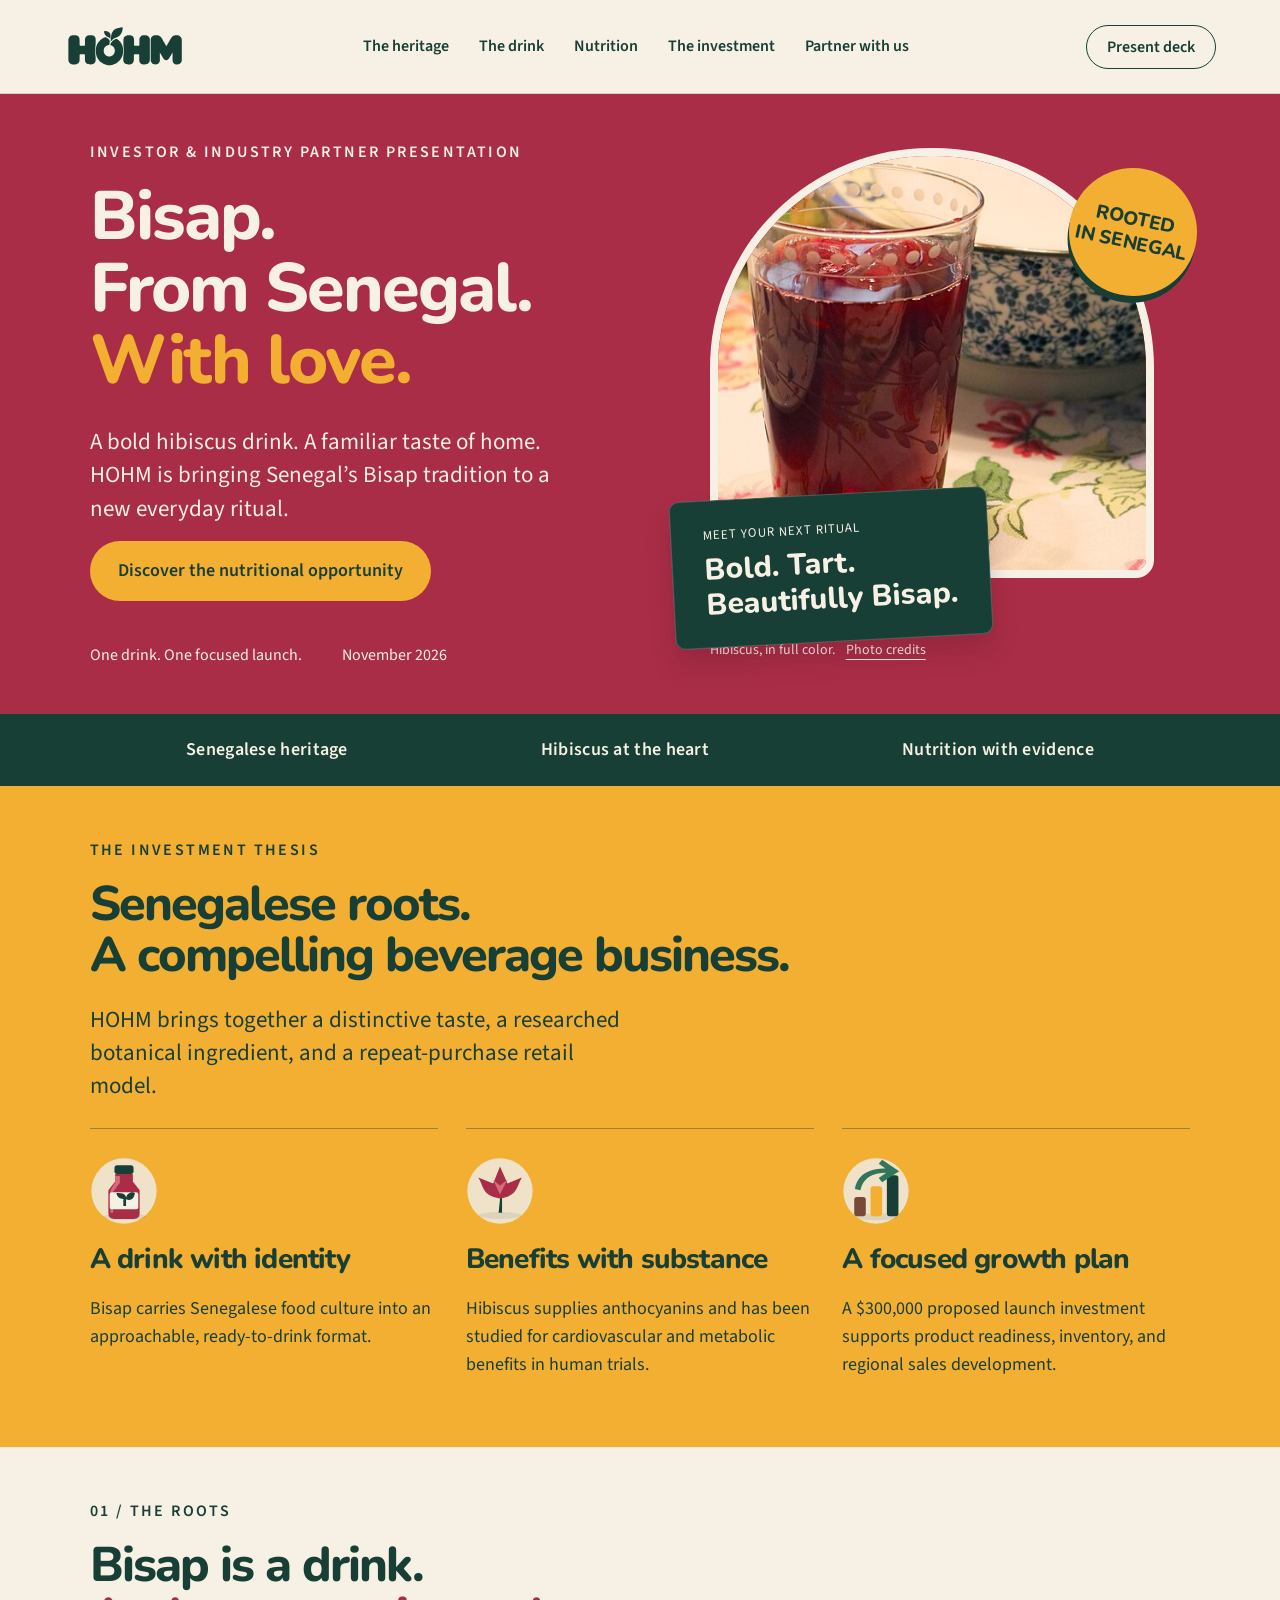
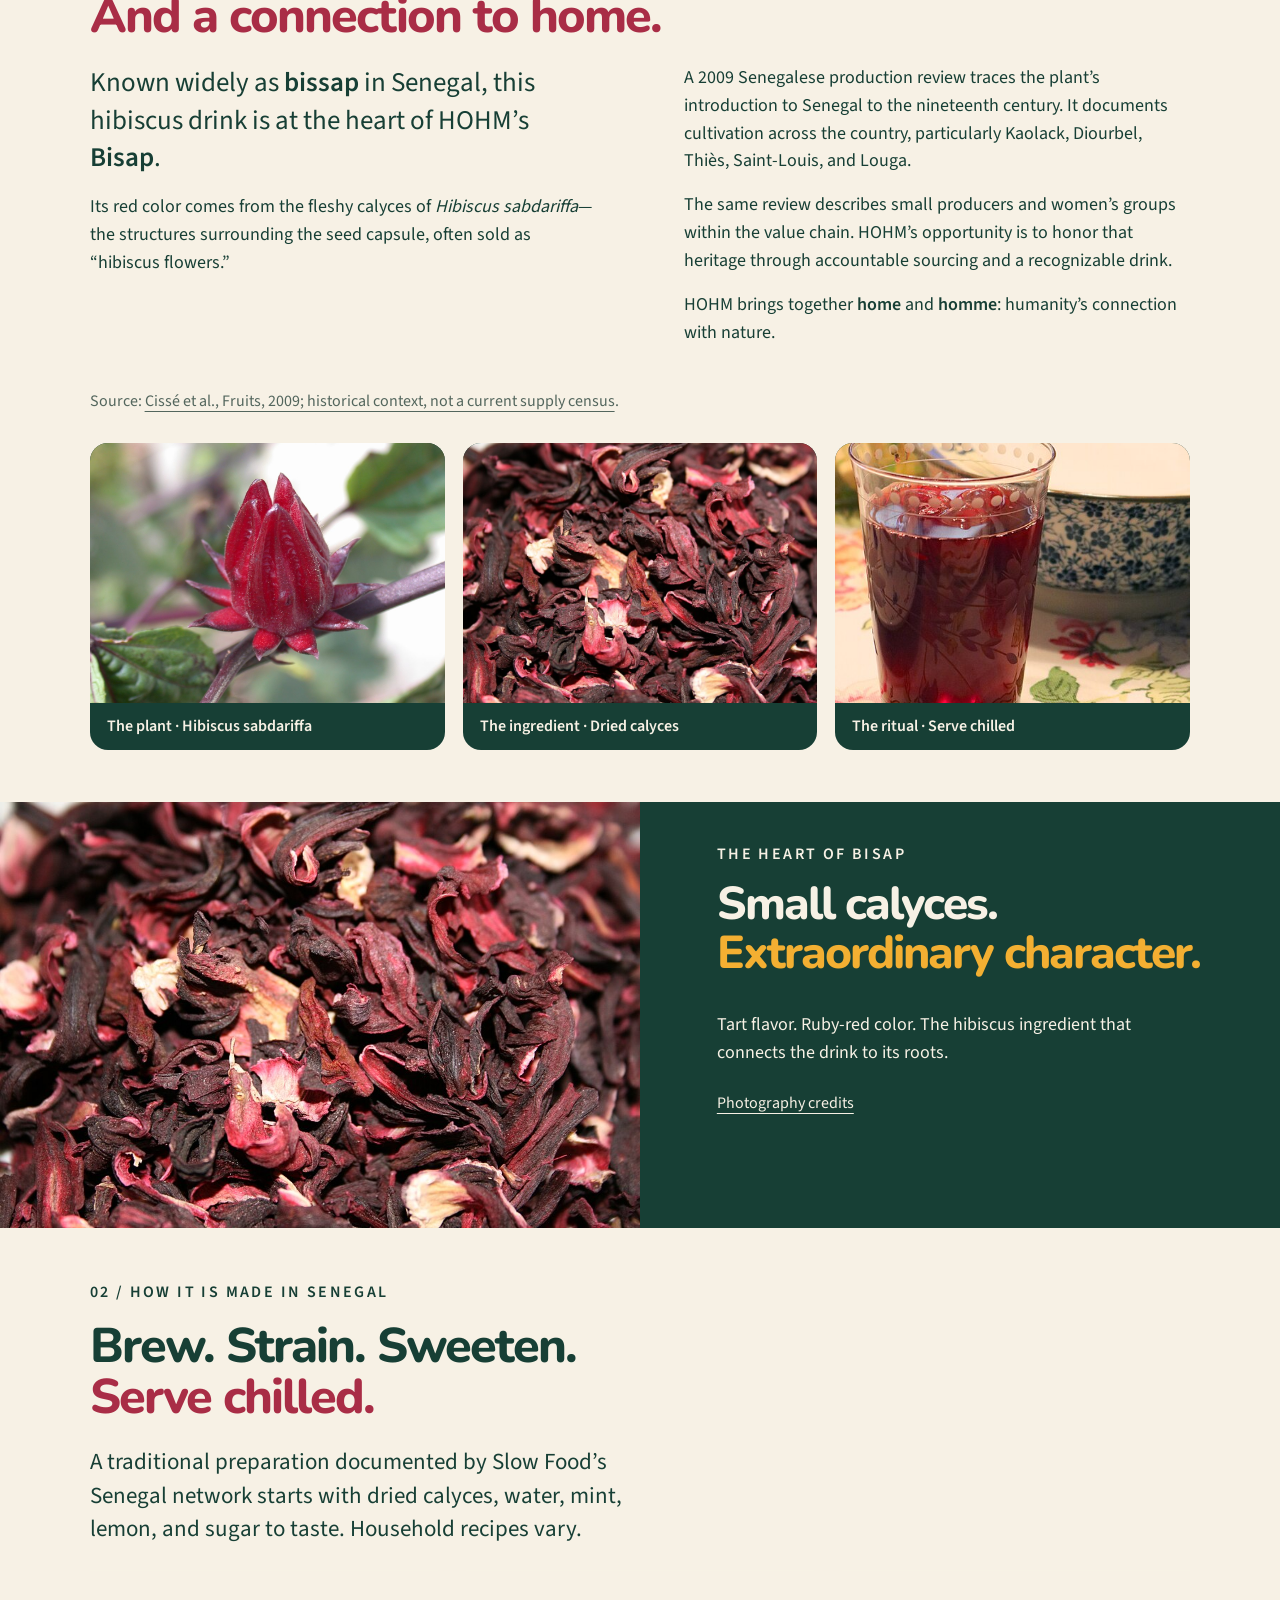
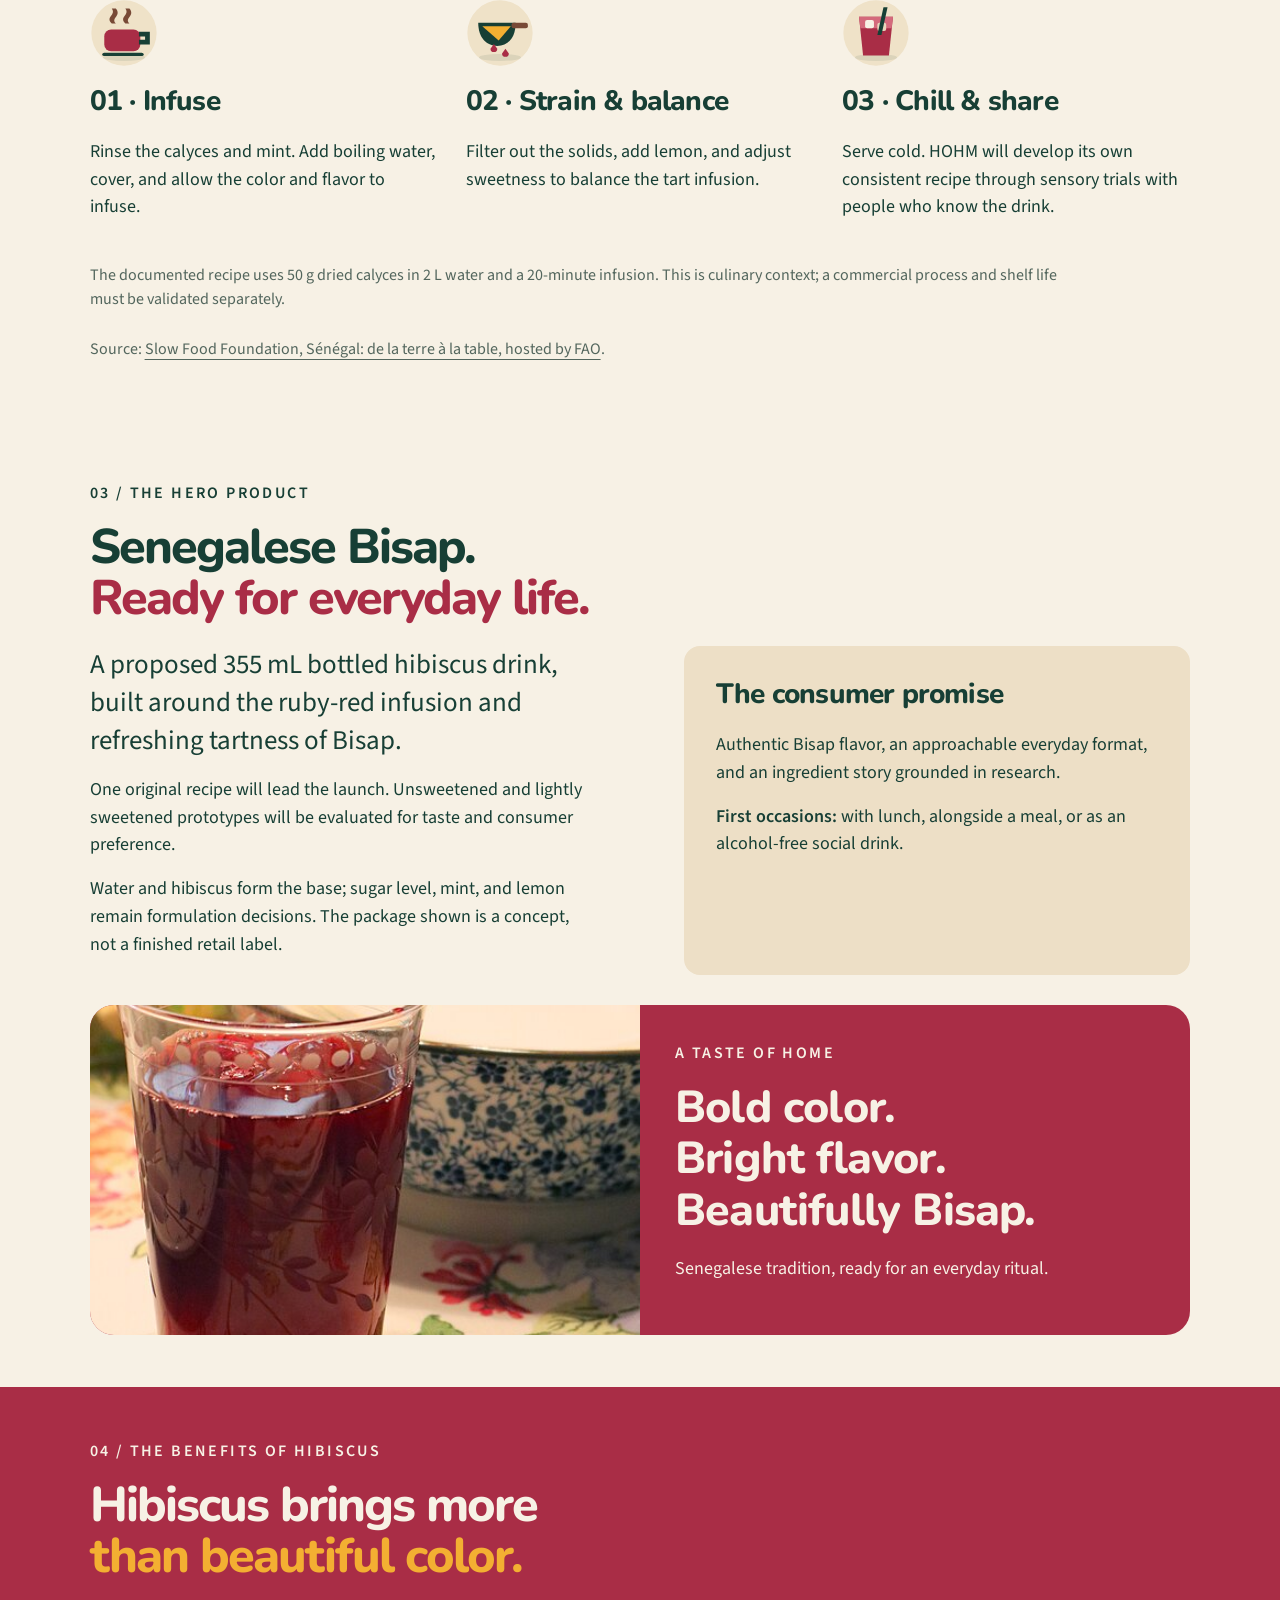
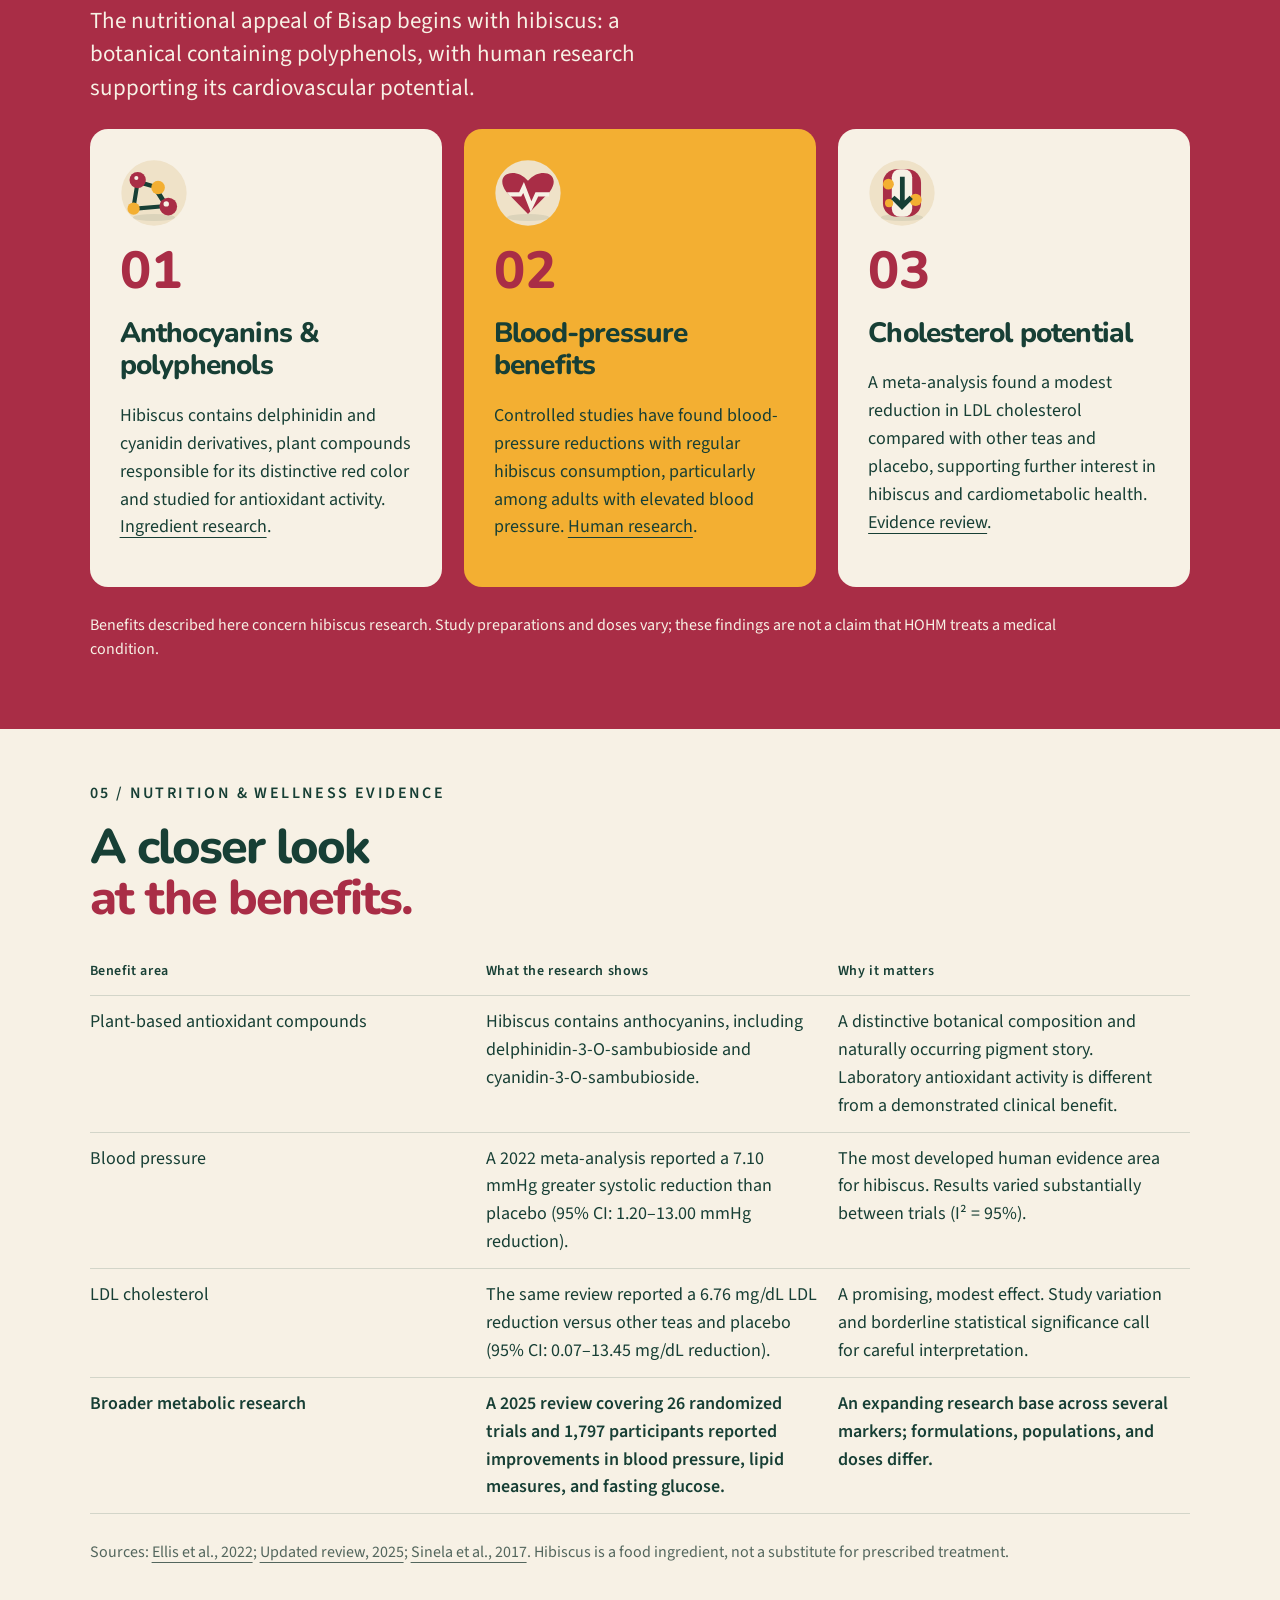
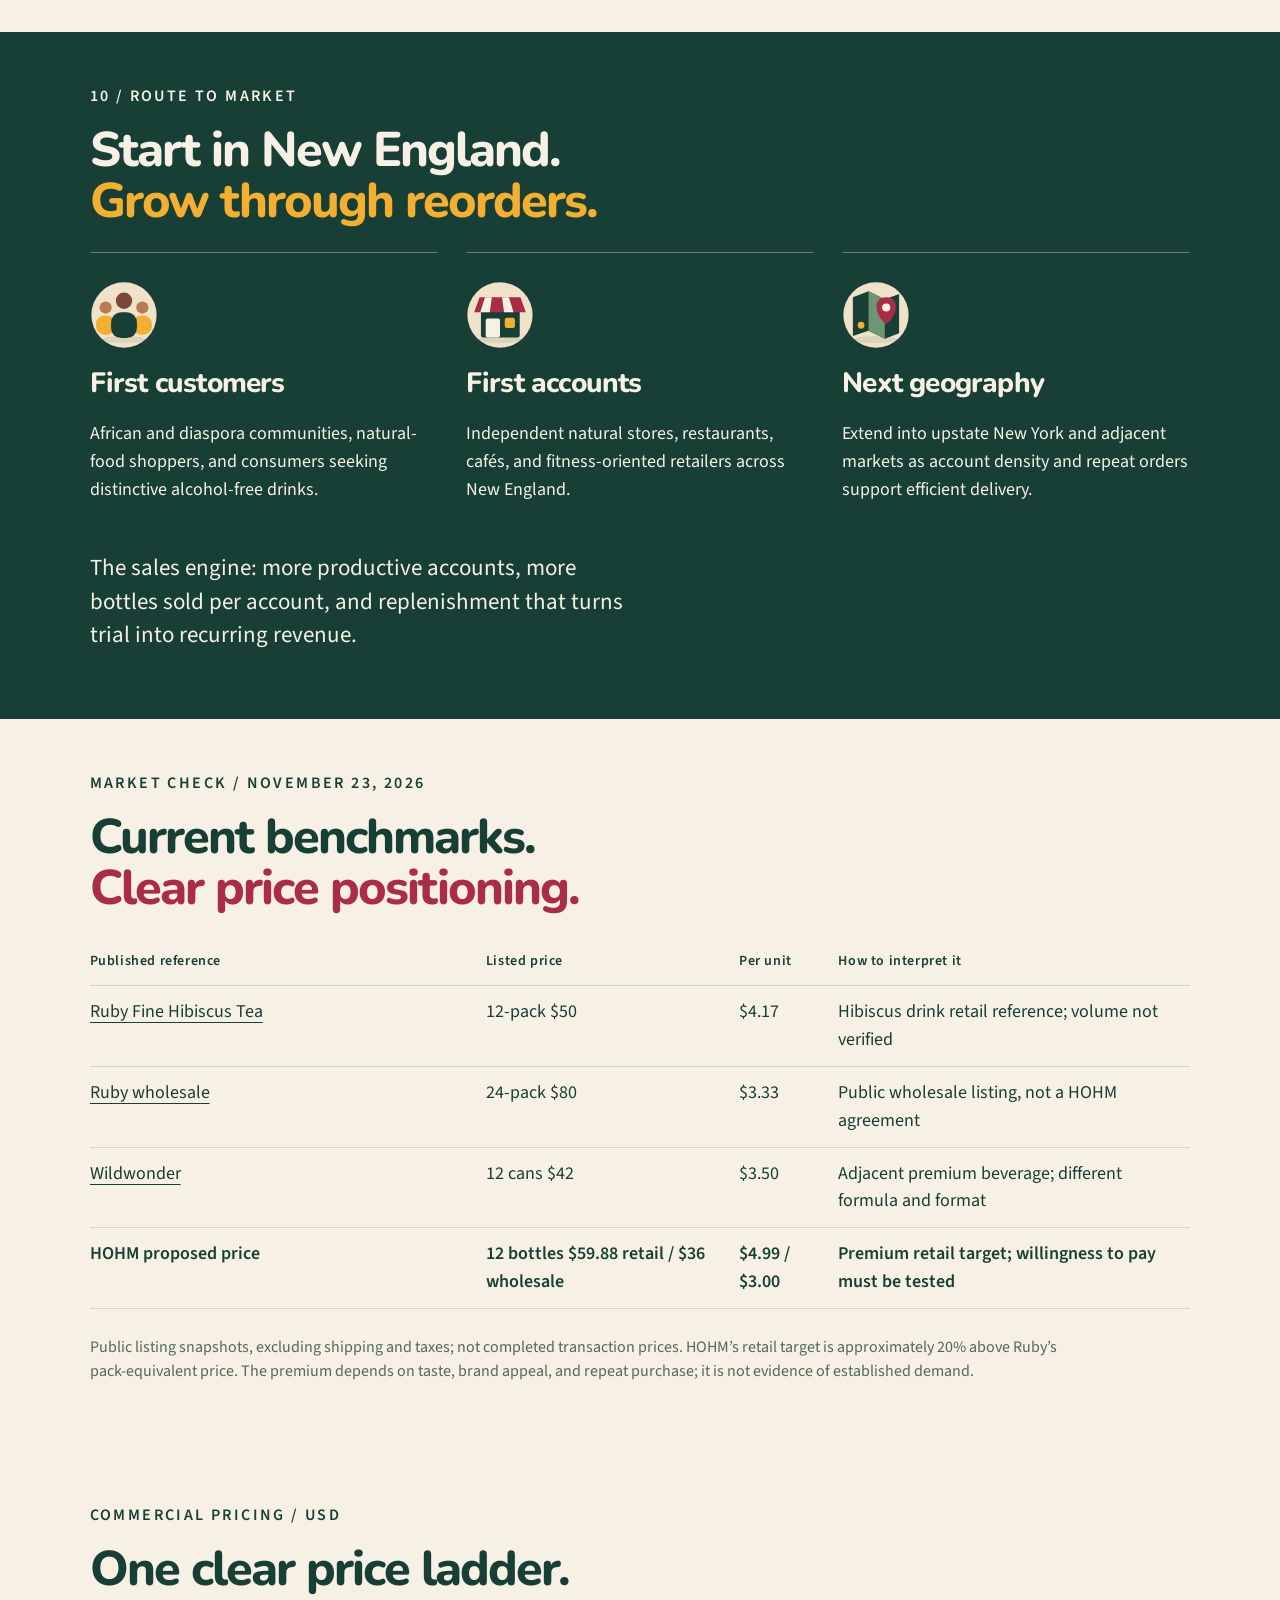
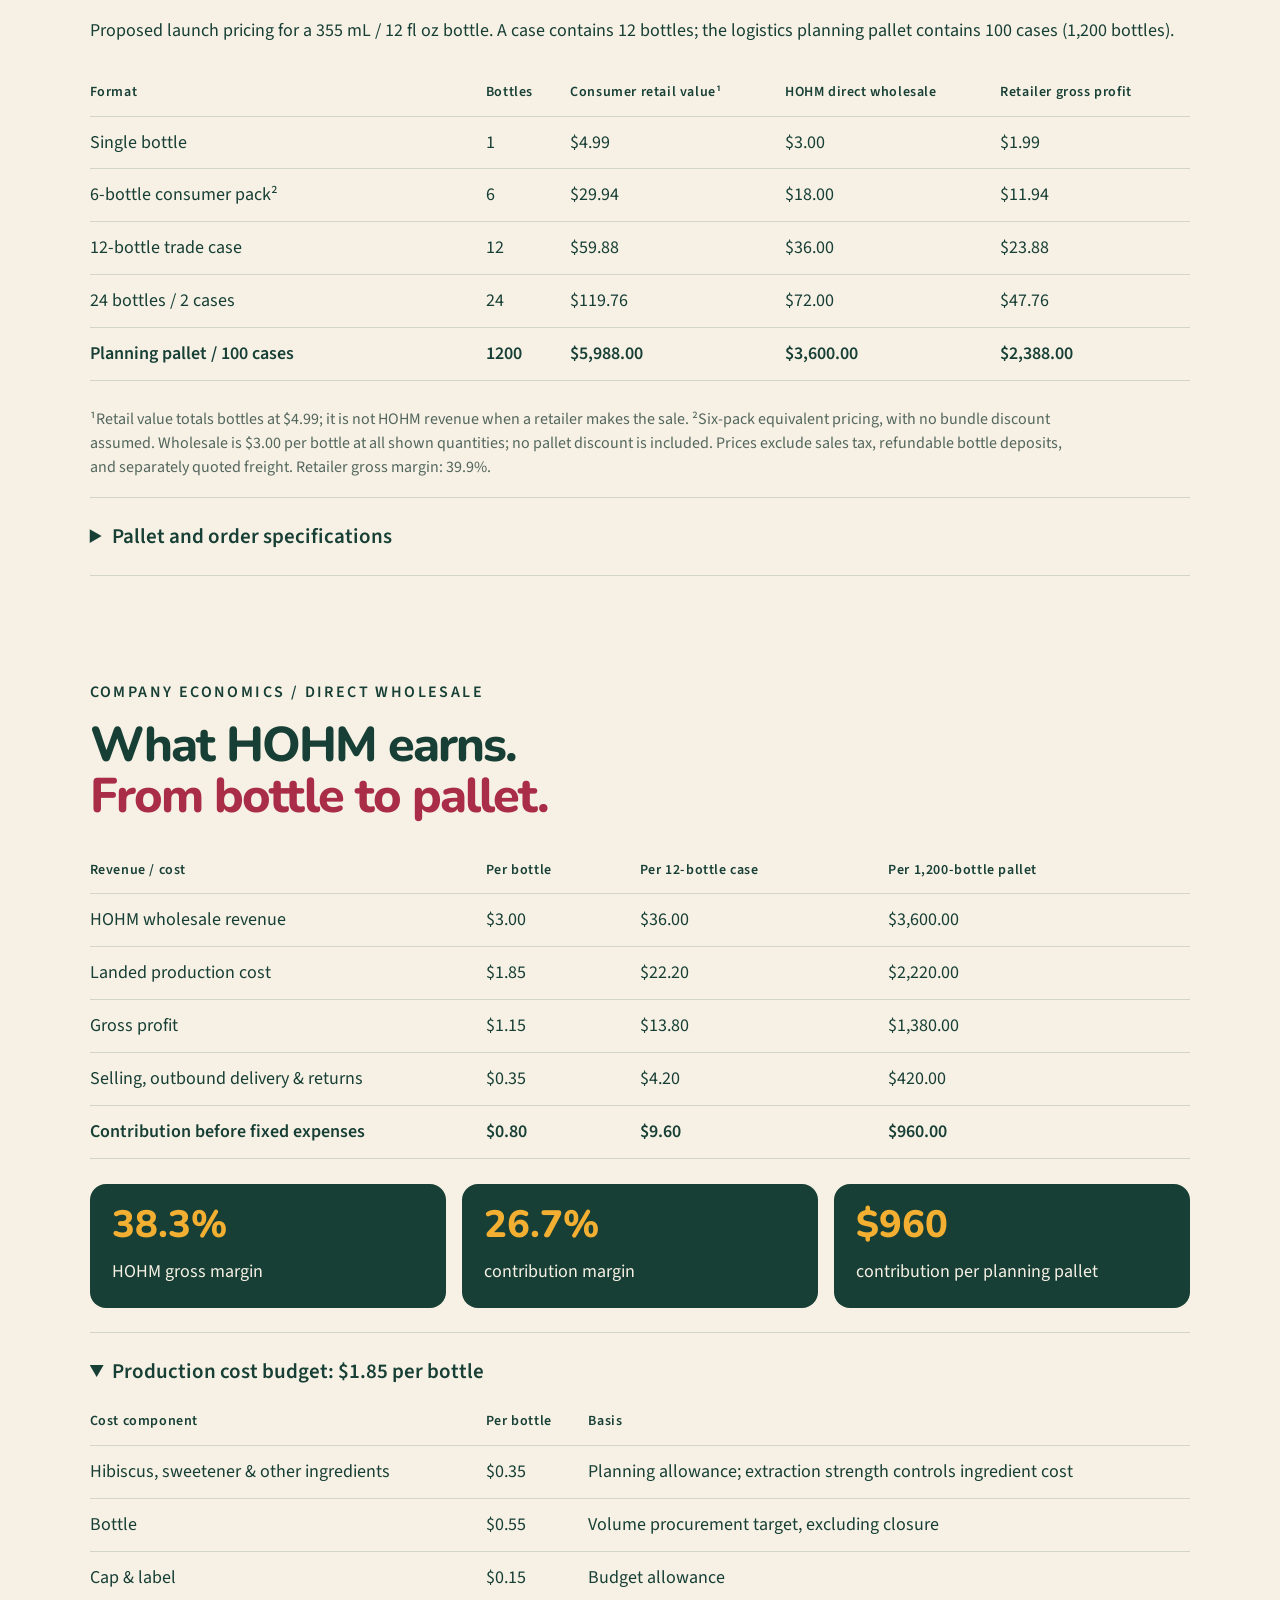
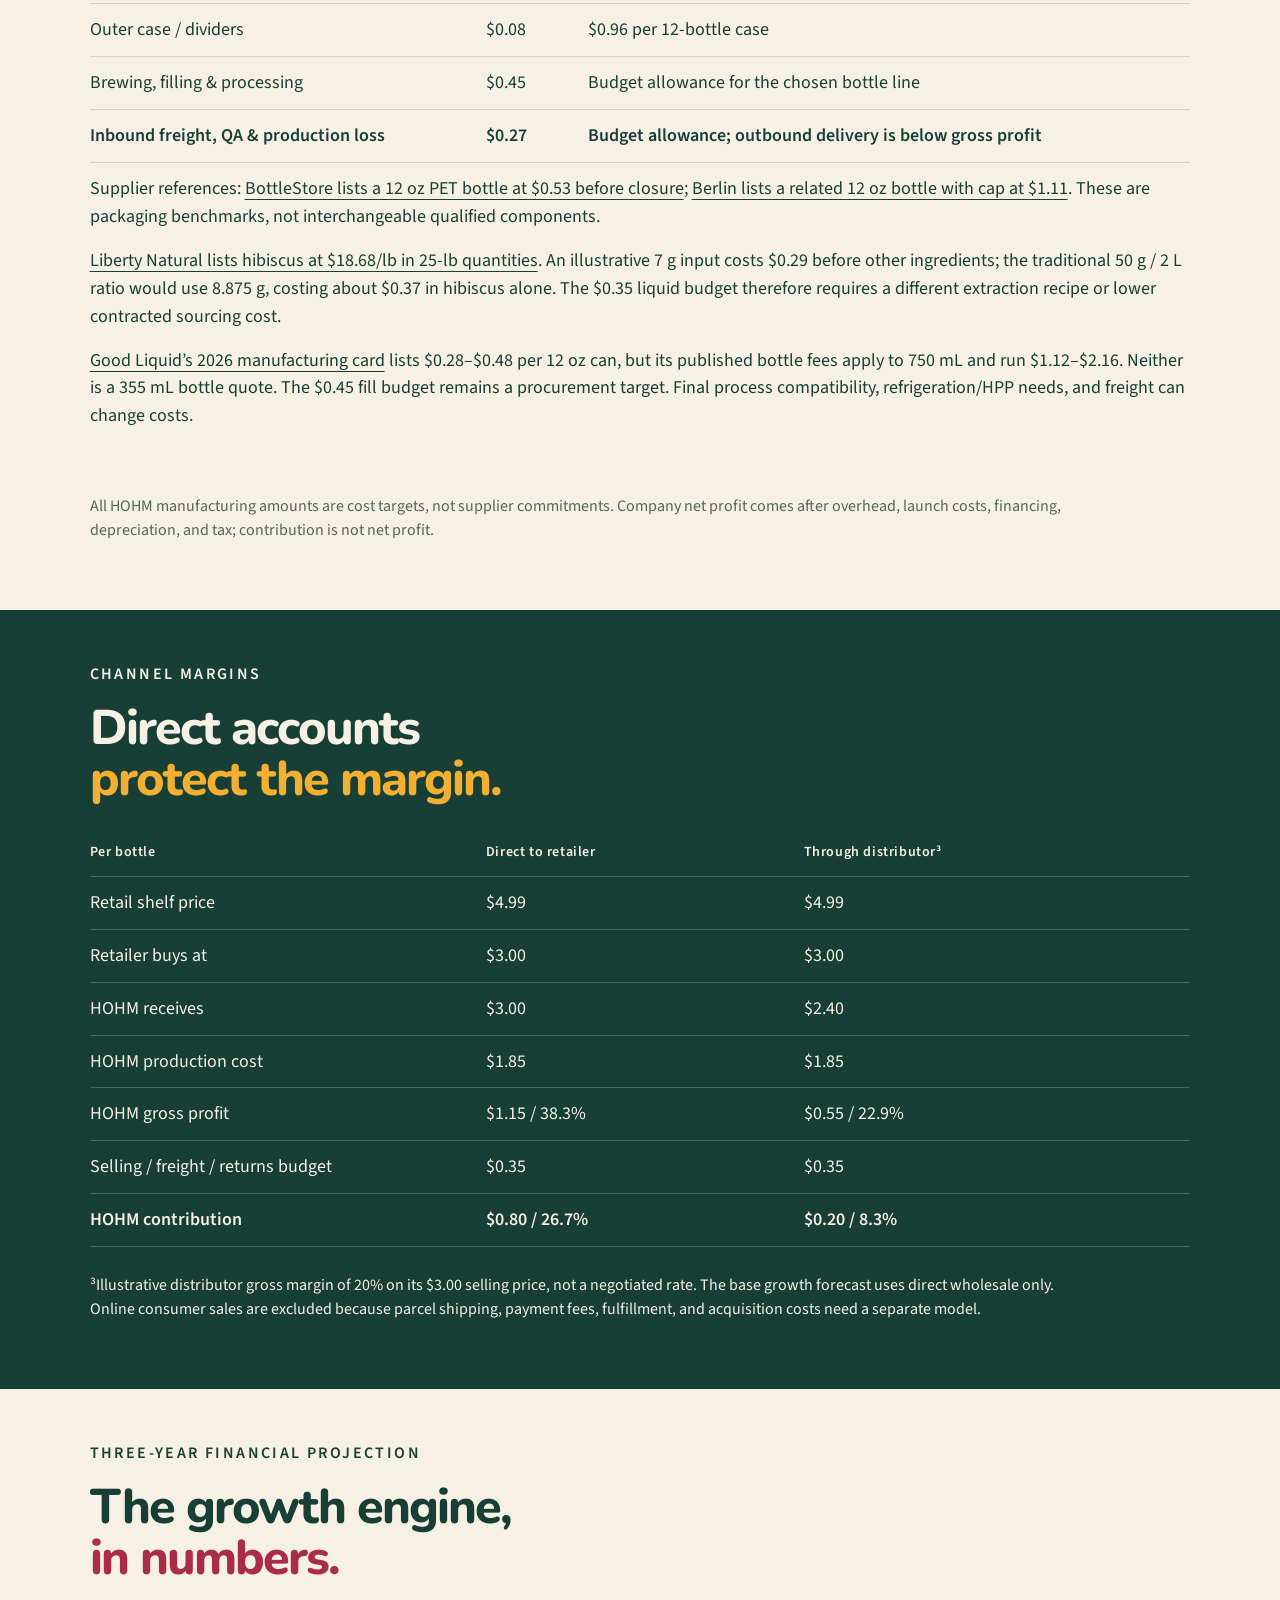
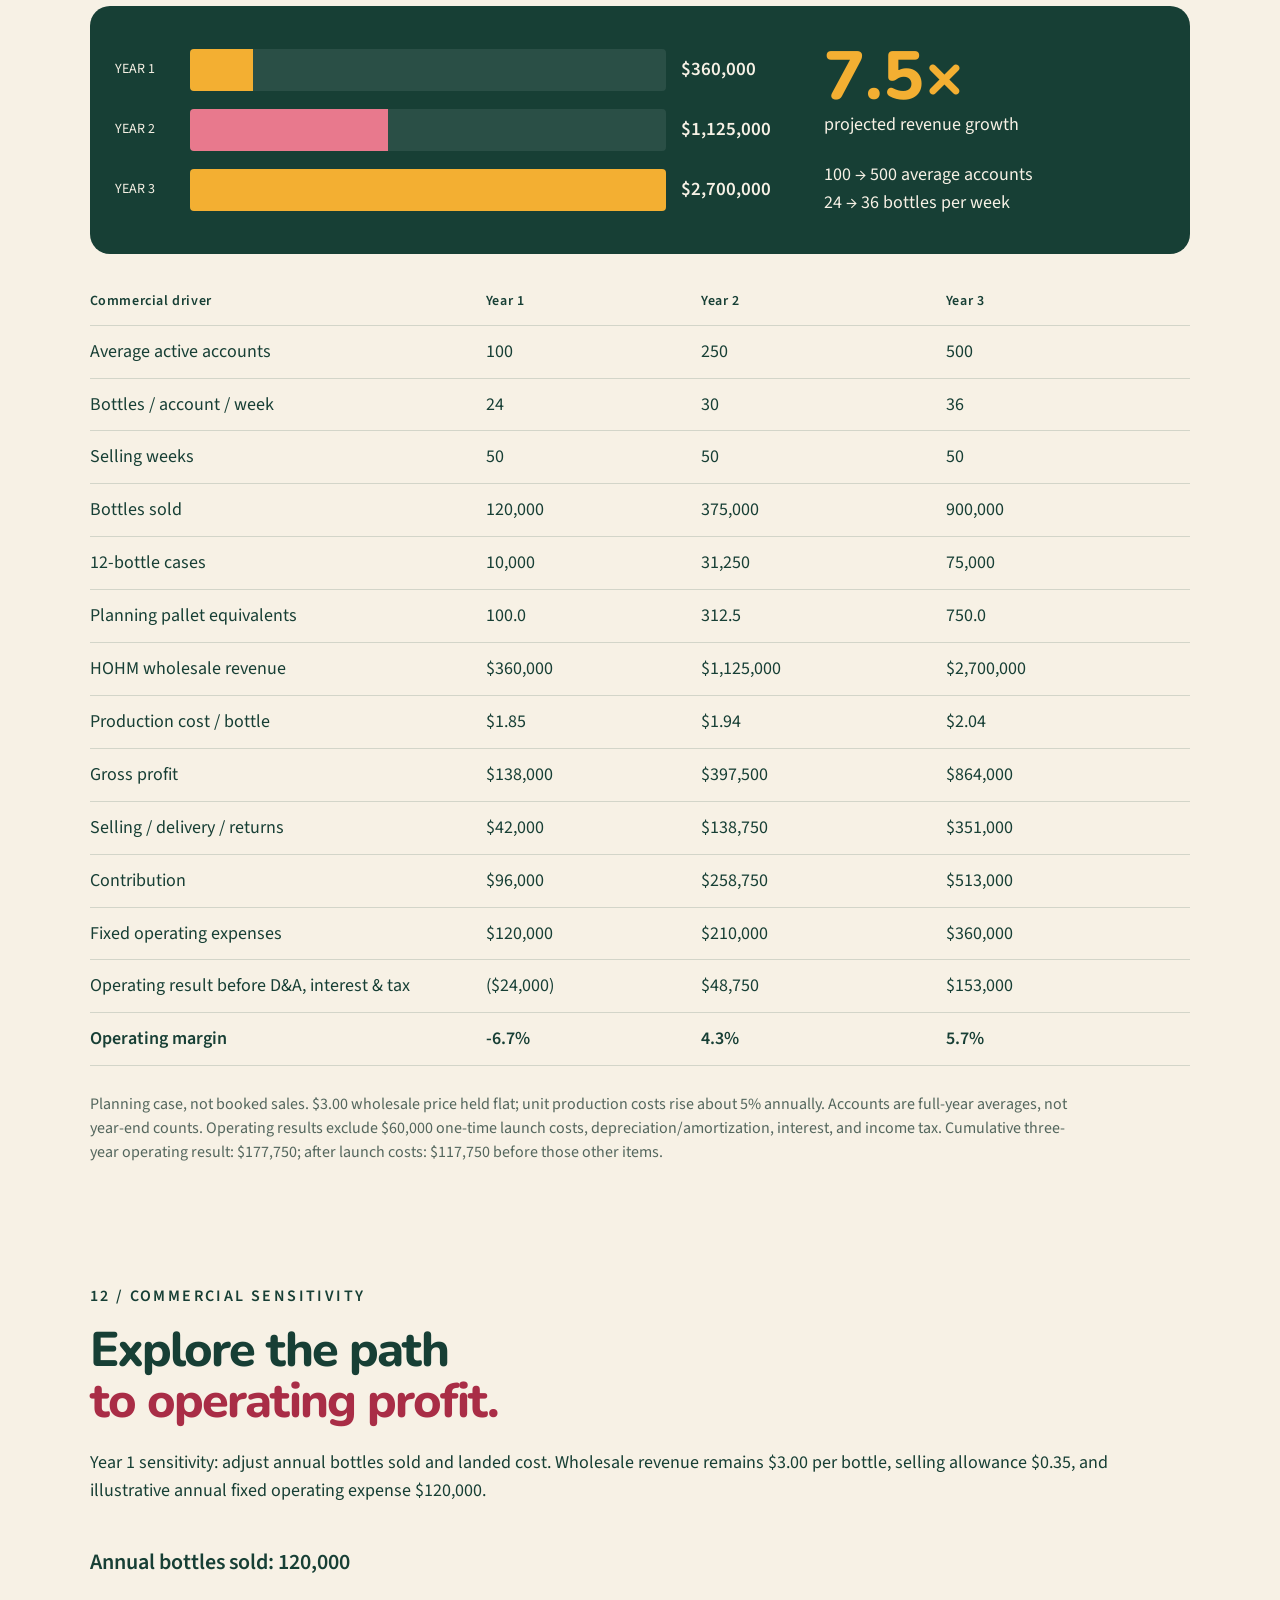
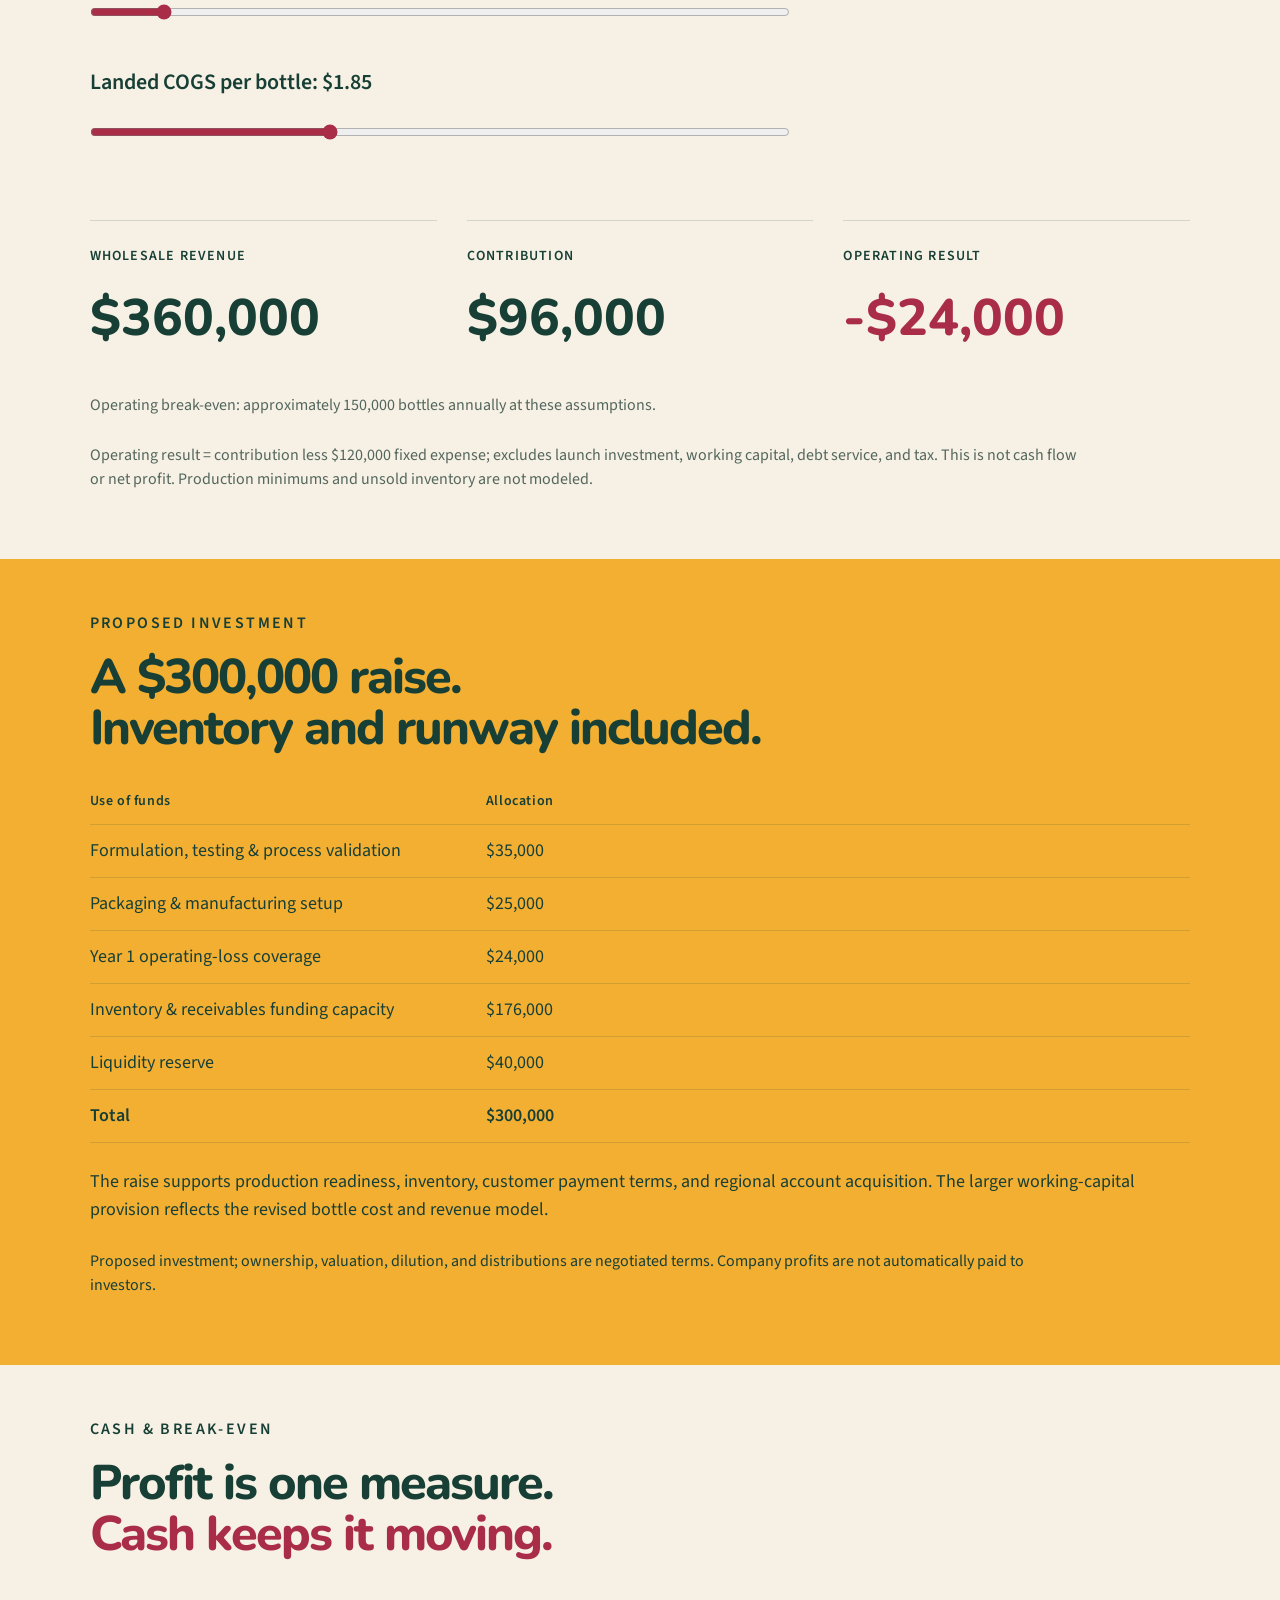
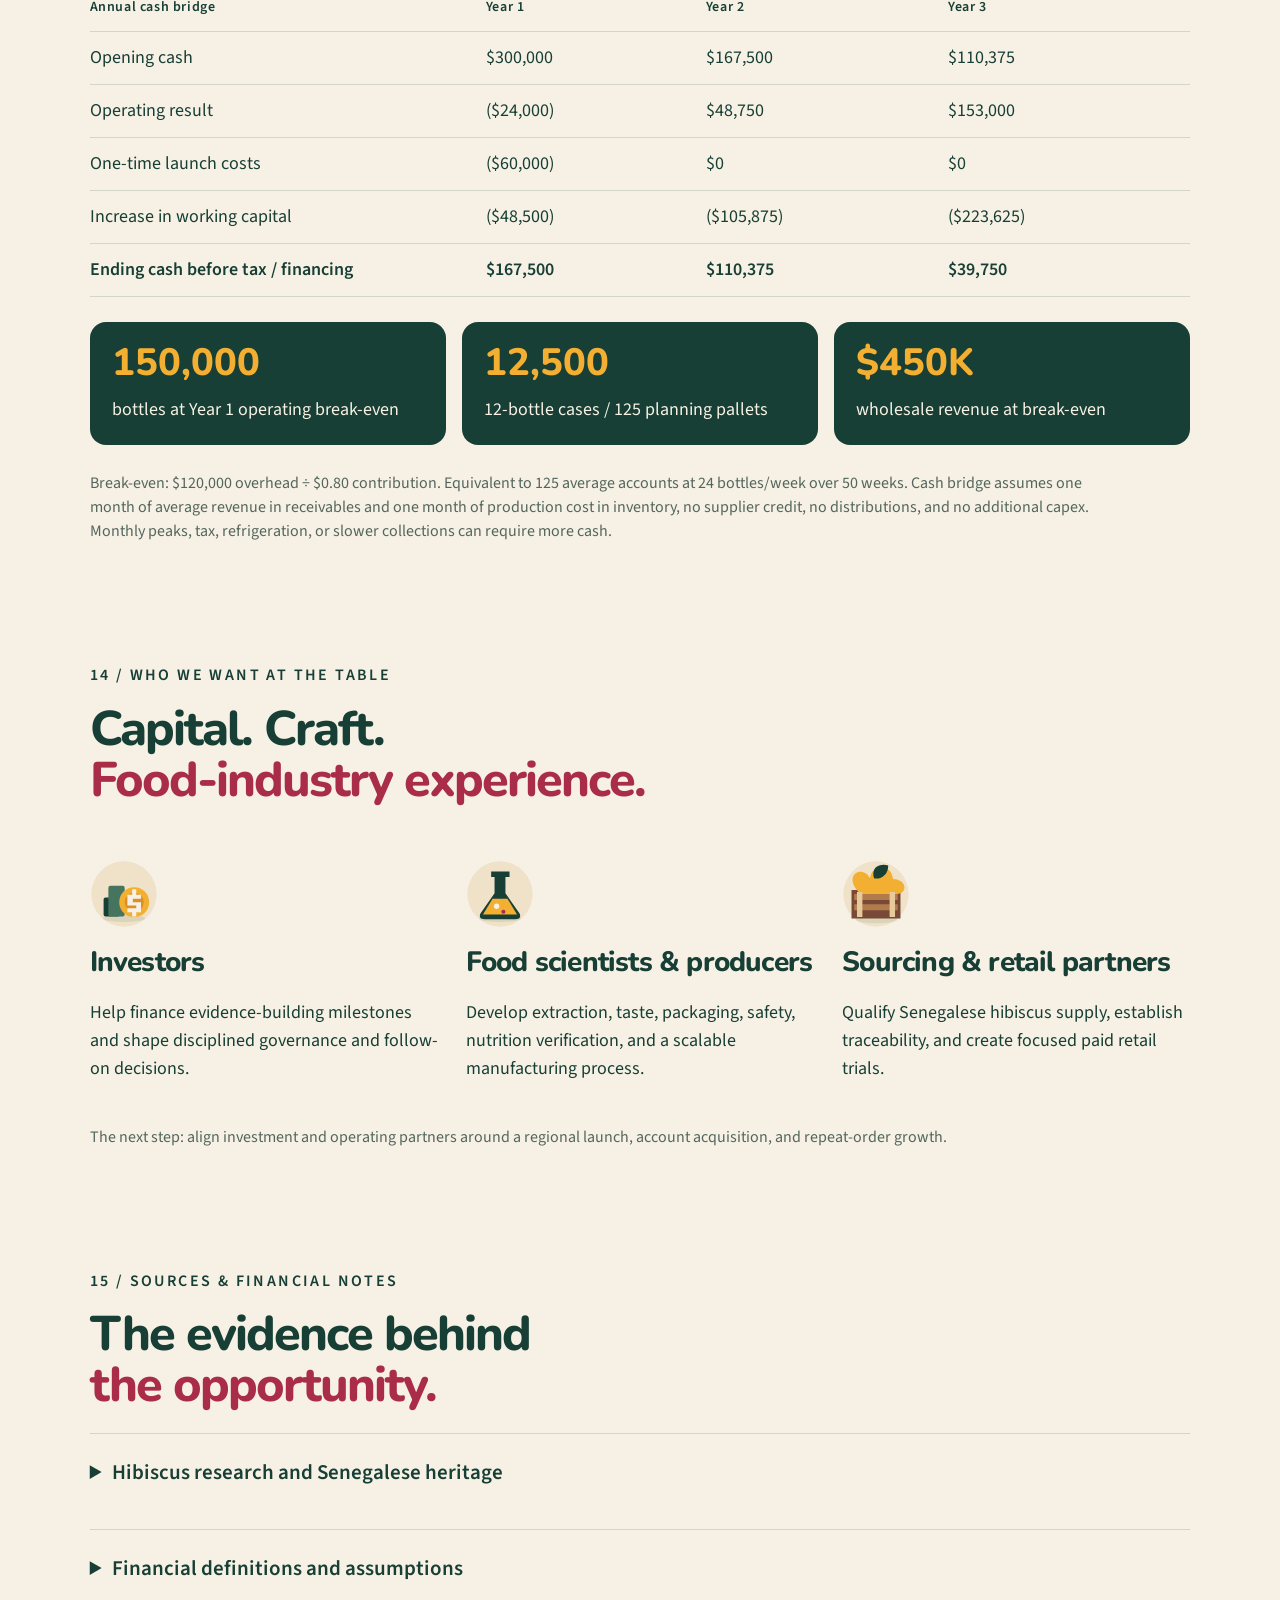
<file: bisap/index.html>
<!doctype html>
<html lang="en"><head><meta charset="utf-8"><meta name="viewport" content="width=device-width,initial-scale=1"><title>HOHM — Bisap — Senegalese hibiscus drink</title><meta name="description" content="HOHM's investment and partnership proposal: Senegalese Bisap, its nutritional potential, and a focused bottled-drink pilot."><link rel="canonical" href="https://hohm-ruby.vercel.app/bisap"><meta property="og:url" content="https://hohm-ruby.vercel.app/bisap"><meta name="theme-color" content="#173F35"><meta property="og:title" content="HOHM — African roots. Everyday nourishment."><meta property="og:description" content="An invitation to build an African ingredient food brand. Explore the product vision, pilot economics, and partnership opportunities."><meta property="og:type" content="website"><link rel="icon" href="/assets/icon.svg"><link rel="stylesheet" href="/style.css"><script defer src="/app.js"></script><script type="application/ld+json">{"@context":"https://schema.org","@type":"Organization","name":"HOHM","description":"A development-stage Senegalese hibiscus beverage brand."}</script><link rel="stylesheet" href="/visuals.css"></head><body>
<a class="skip" href="#vision">Skip to pitch</a><header><a class="brand" href="/" aria-label="HOHM company home"><img src="/assets/logo-forest.svg" alt="HOHM" width="122" height="54"></a><nav aria-label="Pitch chapters"><a href="#heritage">The heritage</a><a href="#products">The drink</a><a href="#nutrition">Nutrition</a><a href="#growth">The investment</a><a href="#partner">Partner with us</a></nav><button id="present" class="small-button" aria-pressed="false">Present deck</button></header><div class="progress" aria-hidden="true"><i></i></div>
<main><section id="home" class="hero chapter"><div class="hero-copy"><p class="eyebrow">INVESTOR &amp; INDUSTRY PARTNER PRESENTATION</p><h1>Bisap.<br>From Senegal.<br><em>With love.</em></h1><p class="lead">A bold hibiscus drink. A familiar taste of home. HOHM is bringing Senegal’s Bisap tradition to a new everyday ritual.</p><a class="button" href="#nutrition">Discover the nutritional opportunity</a><div class="hero-meta"><span>One drink. One focused launch.</span><span>November 2026</span></div></div><div class="photo-hero"><figure><img src="/assets/hibiscus-drink.jpg" alt="A glass of ruby-red hibiscus drink" width="500" height="671" fetchpriority="high"><figcaption>Hibiscus, in full color. <a href="#photo-credits">Photo credits</a></figcaption></figure><div class="round-label" aria-hidden="true">ROOTED<br>IN SENEGAL</div><div class="photo-caption"><span>MEET YOUR NEXT RITUAL</span><strong>Bold. Tart.<br>Beautifully Bisap.</strong></div></div></section><div class="statement-strip"><span>Senegalese heritage</span><span>Hibiscus at the heart</span><span>Nutrition with evidence</span></div>
<section id="vision" class="chapter mango-section "><p class="eyebrow">THE INVESTMENT THESIS</p><h2>Senegalese roots.<br><em>A compelling beverage business.</em></h2><p class="lead">HOHM brings together a distinctive taste, a researched botanical ingredient, and a repeat-purchase retail model.</p><div class="editorial-grid"><article><img class="brand-icon" src="/assets/icon-bottle-bisap.svg" alt="" aria-hidden="true" width="68" height="68" loading="lazy"><h3>A drink with identity</h3><p>Bisap carries Senegalese food culture into an approachable, ready-to-drink format.</p></article><article><img class="brand-icon" src="/assets/icon-hibiscus.svg" alt="" aria-hidden="true" width="68" height="68" loading="lazy"><h3>Benefits with substance</h3><p>Hibiscus supplies anthocyanins and has been studied for cardiovascular and metabolic benefits in human trials.</p></article><article><img class="brand-icon" src="/assets/icon-growth.svg" alt="" aria-hidden="true" width="68" height="68" loading="lazy"><h3>A focused growth plan</h3><p>A $300,000 proposed launch investment supports product readiness, inventory, and regional sales development.</p></article></div></section>
<section id="heritage" class="chapter "><p class="eyebrow">01 / THE ROOTS</p><h2>Bisap is a drink.<br><em>And a connection to home.</em></h2><div class="split-inner"><div><p class="large">Known widely as <strong>bissap</strong> in Senegal, this hibiscus drink is at the heart of HOHM’s <strong>Bisap</strong>.</p><p>Its red color comes from the fleshy calyces of <i>Hibiscus sabdariffa</i>—the structures surrounding the seed capsule, often sold as “hibiscus flowers.”</p></div><div><p>A 2009 Senegalese production review traces the plant’s introduction to Senegal to the nineteenth century. It documents cultivation across the country, particularly Kaolack, Diourbel, Thiès, Saint-Louis, and Louga.</p><p>The same review describes small producers and women’s groups within the value chain. HOHM’s opportunity is to honor that heritage through accountable sourcing and a recognizable drink.</p><p>HOHM brings together <strong>home</strong> and <strong>homme</strong>: humanity’s connection with nature.</p></div></div><p class="note">Source: <a href="https://www.cambridge.org/core/journals/fruits/article/abs/la-production-du-bissap-hibiscus-sabdariffa-l-au-senegal/F5486EC4C58661C3082F9B2C87EFE75A" target="_blank" rel="noopener">Cissé et al., Fruits, 2009; historical context, not a current supply census</a>.</p><div class="visual-gallery"><figure><img src="/assets/roselle-plant.jpg" alt="Roselle plant with red edible calyces" loading="lazy" width="1000" height="700"><figcaption>The plant · Hibiscus sabdariffa</figcaption></figure><figure><img src="/assets/hibiscus-calyces.jpg" alt="Dried red hibiscus calyces" loading="lazy" width="1000" height="700"><figcaption>The ingredient · Dried calyces</figcaption></figure><figure><img src="/assets/hibiscus-drink.jpg" alt="Glass of red hibiscus drink" loading="lazy" width="1000" height="700"><figcaption>The ritual · Serve chilled</figcaption></figure></div></section>
<div class="ingredient-band"><figure><img src="/assets/hibiscus-calyces.jpg" alt="Close-up of dried red Hibiscus sabdariffa calyces" width="960" height="640" loading="lazy"></figure><div><p class="eyebrow">THE HEART OF BISAP</p><h2>Small calyces.<br><em>Extraordinary character.</em></h2><p>Tart flavor. Ruby-red color. The hibiscus ingredient that connects the drink to its roots.</p><a href="#photo-credits">Photography credits</a></div></div><section id="preparation" class="chapter "><p class="eyebrow">02 / HOW IT IS MADE IN SENEGAL</p><h2>Brew. Strain. Sweeten.<br><em>Serve chilled.</em></h2><p class="lead">A traditional preparation documented by Slow Food’s Senegal network starts with dried calyces, water, mint, lemon, and sugar to taste. Household recipes vary.</p><div class="editorial-grid"><article><img class="brand-icon" src="/assets/icon-infuse.svg" alt="" aria-hidden="true" width="68" height="68" loading="lazy"><h3>01 · Infuse</h3><p>Rinse the calyces and mint. Add boiling water, cover, and allow the color and flavor to infuse.</p></article><article><img class="brand-icon" src="/assets/icon-strain.svg" alt="" aria-hidden="true" width="68" height="68" loading="lazy"><h3>02 · Strain &amp; balance</h3><p>Filter out the solids, add lemon, and adjust sweetness to balance the tart infusion.</p></article><article><img class="brand-icon" src="/assets/icon-chilled-bisap.svg" alt="" aria-hidden="true" width="68" height="68" loading="lazy"><h3>03 · Chill &amp; share</h3><p>Serve cold. HOHM will develop its own consistent recipe through sensory trials with people who know the drink.</p></article></div><p class="note">The documented recipe uses 50 g dried calyces in 2 L water and a 20-minute infusion. This is culinary context; a commercial process and shelf life must be validated separately.</p><p class="note">Source: <a href="https://www.fao.org/fileadmin/templates/olq/files/generaldoc/Senegal_libretto.pdf" target="_blank" rel="noopener">Slow Food Foundation, Sénégal: de la terre à la table, hosted by FAO</a>.</p></section>
<section id="products" class="chapter "><p class="eyebrow">03 / THE HERO PRODUCT</p><h2>Senegalese Bisap.<br><em>Ready for everyday life.</em></h2><div class="split-inner"><div><p class="large">A proposed 355 mL bottled hibiscus drink, built around the ruby-red infusion and refreshing tartness of Bisap.</p><p>One original recipe will lead the launch. Unsweetened and lightly sweetened prototypes will be evaluated for taste and consumer preference.</p><p>Water and hibiscus form the base; sugar level, mint, and lemon remain formulation decisions. The package shown is a concept, not a finished retail label.</p></div><div class="nutrition-callout"><h3>The consumer promise</h3><p>Authentic Bisap flavor, an approachable everyday format, and an ingredient story grounded in research.</p><p><strong>First occasions:</strong> with lunch, alongside a meal, or as an alcohol-free social drink.</p></div></div><div class="visual-feature red-feature"><img src="/assets/hibiscus-drink.jpg" alt="Ruby-red prepared hibiscus drink" loading="lazy" width="1000" height="700"><div><p class="eyebrow">A TASTE OF HOME</p><h3>Bold color.<br>Bright flavor.<br>Beautifully Bisap.</h3><p>Senegalese tradition, ready for an everyday ritual.</p></div></div></section>
<section id="nutrition" class="chapter red-section "><p class="eyebrow">04 / THE BENEFITS OF HIBISCUS</p><h2>Hibiscus brings more<br><em>than beautiful color.</em></h2><p class="lead">The nutritional appeal of Bisap begins with hibiscus: a botanical containing polyphenols, with human research supporting its cardiovascular potential.</p><div class="editorial-grid"><article><img class="brand-icon" src="/assets/icon-polyphenols.svg" alt="" aria-hidden="true" width="68" height="68" loading="lazy"><span class="benefit-number">01</span><h3>Anthocyanins &amp; polyphenols</h3><p>Hibiscus contains delphinidin and cyanidin derivatives, plant compounds responsible for its distinctive red color and studied for antioxidant activity. <a href="https://pubmed.ncbi.nlm.nih.gov/27507471/" target="_blank" rel="noopener">Ingredient research</a>.</p></article><article><img class="brand-icon" src="/assets/icon-heart.svg" alt="" aria-hidden="true" width="68" height="68" loading="lazy"><span class="benefit-number">02</span><h3>Blood-pressure benefits</h3><p>Controlled studies have found blood-pressure reductions with regular hibiscus consumption, particularly among adults with elevated blood pressure. <a href="https://pubmed.ncbi.nlm.nih.gov/34927694/" target="_blank" rel="noopener">Human research</a>.</p></article><article><img class="brand-icon" src="/assets/icon-cholesterol.svg" alt="" aria-hidden="true" width="68" height="68" loading="lazy"><span class="benefit-number">03</span><h3>Cholesterol potential</h3><p>A meta-analysis found a modest reduction in LDL cholesterol compared with other teas and placebo, supporting further interest in hibiscus and cardiometabolic health. <a href="https://pubmed.ncbi.nlm.nih.gov/34927694/" target="_blank" rel="noopener">Evidence review</a>.</p></article></div><p class="note">Benefits described here concern hibiscus research. Study preparations and doses vary; these findings are not a claim that HOHM treats a medical condition.</p></section>
<section id="facts" class="chapter "><p class="eyebrow">05 / NUTRITION &amp; WELLNESS EVIDENCE</p><h2>A closer look<br><em>at the benefits.</em></h2><div class="table-wrap"><table><thead><tr><th>Benefit area</th><th>What the research shows</th><th>Why it matters</th></tr></thead><tbody><tr><td>Plant-based antioxidant compounds</td><td>Hibiscus contains anthocyanins, including delphinidin-3-O-sambubioside and cyanidin-3-O-sambubioside.</td><td>A distinctive botanical composition and naturally occurring pigment story. Laboratory antioxidant activity is different from a demonstrated clinical benefit.</td></tr><tr><td>Blood pressure</td><td>A 2022 meta-analysis reported a 7.10 mmHg greater systolic reduction than placebo (95% CI: 1.20–13.00 mmHg reduction).</td><td>The most developed human evidence area for hibiscus. Results varied substantially between trials (I² = 95%).</td></tr><tr><td>LDL cholesterol</td><td>The same review reported a 6.76 mg/dL LDL reduction versus other teas and placebo (95% CI: 0.07–13.45 mg/dL reduction).</td><td>A promising, modest effect. Study variation and borderline statistical significance call for careful interpretation.</td></tr><tr><td>Broader metabolic research</td><td>A 2025 review covering 26 randomized trials and 1,797 participants reported improvements in blood pressure, lipid measures, and fasting glucose.</td><td>An expanding research base across several markers; formulations, populations, and doses differ.</td></tr></tbody></table></div><p class="note">Sources: <a href="https://pubmed.ncbi.nlm.nih.gov/34927694/" target="_blank" rel="noopener">Ellis et al., 2022</a>; <a href="https://pubmed.ncbi.nlm.nih.gov/39870328/" target="_blank" rel="noopener">Updated review, 2025</a>; <a href="https://pubmed.ncbi.nlm.nih.gov/27507471/" target="_blank" rel="noopener">Sinela et al., 2017</a>. Hibiscus is a food ingredient, not a substitute for prescribed treatment.</p></section>




<section id="market" class="chapter forest-section "><p class="eyebrow">10 / ROUTE TO MARKET</p><h2>Start in New England.<br><em>Grow through reorders.</em></h2><div class="editorial-grid"><article><img class="brand-icon" src="/assets/icon-community.svg" alt="" aria-hidden="true" width="68" height="68" loading="lazy"><h3>First customers</h3><p>African and diaspora communities, natural-food shoppers, and consumers seeking distinctive alcohol-free drinks.</p></article><article><img class="brand-icon" src="/assets/icon-retail.svg" alt="" aria-hidden="true" width="68" height="68" loading="lazy"><h3>First accounts</h3><p>Independent natural stores, restaurants, cafés, and fitness-oriented retailers across New England.</p></article><article><img class="brand-icon" src="/assets/icon-expansion.svg" alt="" aria-hidden="true" width="68" height="68" loading="lazy"><h3>Next geography</h3><p>Extend into upstate New York and adjacent markets as account density and repeat orders support efficient delivery.</p></article></div><p class="lead" style="margin-top:32px">The sales engine: more productive accounts, more bottles sold per account, and replenishment that turns trial into recurring revenue.</p></section>
<section id="benchmarks" class="chapter"><p class="eyebrow">MARKET CHECK / NOVEMBER 23, 2026</p><h2>Current benchmarks.<br><em>Clear price positioning.</em></h2><div class="table-wrap"><table><thead><tr><th>Published reference</th><th>Listed price</th><th>Per unit</th><th>How to interpret it</th></tr></thead><tbody><tr><td><a href="https://experienceruby.com/" target="_blank" rel="noopener">Ruby Fine Hibiscus Tea</a></td><td>12-pack $50</td><td>$4.17</td><td>Hibiscus drink retail reference; volume not verified</td></tr><tr><td><a href="https://experienceruby.com/products/24-pack-wholesale" target="_blank" rel="noopener">Ruby wholesale</a></td><td>24-pack $80</td><td>$3.33</td><td>Public wholesale listing, not a HOHM agreement</td></tr><tr><td><a href="https://drinkwildwonder.com/pages/shop/1000" target="_blank" rel="noopener">Wildwonder</a></td><td>12 cans $42</td><td>$3.50</td><td>Adjacent premium beverage; different formula and format</td></tr><tr><td>HOHM proposed price</td><td>12 bottles $59.88 retail / $36 wholesale</td><td>$4.99 / $3.00</td><td>Premium retail target; willingness to pay must be tested</td></tr></tbody></table></div><p class="note">Public listing snapshots, excluding shipping and taxes; not completed transaction prices. HOHM’s retail target is approximately 20% above Ruby’s pack-equivalent price. The premium depends on taste, brand appeal, and repeat purchase; it is not evidence of established demand.</p></section><section id="economics" class="chapter "><p class="eyebrow">COMMERCIAL PRICING / USD</p><h2>One clear price ladder.</h2><p>Proposed launch pricing for a 355 mL / 12 fl oz bottle. A case contains 12 bottles; the logistics planning pallet contains 100 cases (1,200 bottles).</p><div class="table-wrap"><table><thead><tr><th>Format</th><th>Bottles</th><th>Consumer retail value¹</th><th>HOHM direct wholesale</th><th>Retailer gross profit</th></tr></thead><tbody><tr><td>Single bottle</td><td>1</td><td>$4.99</td><td>$3.00</td><td>$1.99</td></tr><tr><td>6-bottle consumer pack²</td><td>6</td><td>$29.94</td><td>$18.00</td><td>$11.94</td></tr><tr><td>12-bottle trade case</td><td>12</td><td>$59.88</td><td>$36.00</td><td>$23.88</td></tr><tr><td>24 bottles / 2 cases</td><td>24</td><td>$119.76</td><td>$72.00</td><td>$47.76</td></tr><tr><td>Planning pallet / 100 cases</td><td>1200</td><td>$5,988.00</td><td>$3,600.00</td><td>$2,388.00</td></tr></tbody></table></div><p class="note">¹Retail value totals bottles at $4.99; it is not HOHM revenue when a retailer makes the sale. ²Six-pack equivalent pricing, with no bundle discount assumed. Wholesale is $3.00 per bottle at all shown quantities; no pallet discount is included. Prices exclude sales tax, refundable bottle deposits, and separately quoted freight. Retailer gross margin: 39.9%.</p><details><summary>Pallet and order specifications</summary><div class="details-body"><p>Planning configuration: 48 × 40-inch pallet, 20 cases per layer × 5 layers × 12 bottles = 1,200 bottles. Liquid volume is 426 L, approximately 426 kg before bottles, cartons, and pallet. Finished-case dimensions, stacking strength, gross weight, and carrier limits must confirm this configuration before ordering. Empty-bottle supplier pallet quantities are different.</p><p>Proposed trade order unit: one 12-bottle case. Pallet orders: 100 cases. No full-pallet price reduction is built into the model; freight and customer terms are agreed per order.</p></div></details></section>
<section id="costs" class="chapter"><p class="eyebrow">COMPANY ECONOMICS / DIRECT WHOLESALE</p><h2>What HOHM earns.<br><em>From bottle to pallet.</em></h2><div class="table-wrap"><table><thead><tr><th>Revenue / cost</th><th>Per bottle</th><th>Per 12-bottle case</th><th>Per 1,200-bottle pallet</th></tr></thead><tbody><tr><td>HOHM wholesale revenue</td><td>$3.00</td><td>$36.00</td><td>$3,600.00</td></tr><tr><td>Landed production cost</td><td>$1.85</td><td>$22.20</td><td>$2,220.00</td></tr><tr><td>Gross profit</td><td>$1.15</td><td>$13.80</td><td>$1,380.00</td></tr><tr><td>Selling, outbound delivery &amp; returns</td><td>$0.35</td><td>$4.20</td><td>$420.00</td></tr><tr><td>Contribution before fixed expenses</td><td>$0.80</td><td>$9.60</td><td>$960.00</td></tr></tbody></table></div><div class="investment-stats"><div><strong>38.3%</strong><span>HOHM gross margin</span></div><div><strong>26.7%</strong><span>contribution margin</span></div><div><strong>$960</strong><span>contribution per planning pallet</span></div></div><details open><summary>Production cost budget: $1.85 per bottle</summary><div class="details-body"><div class="table-wrap"><table><thead><tr><th>Cost component</th><th>Per bottle</th><th>Basis</th></tr></thead><tbody><tr><td>Hibiscus, sweetener &amp; other ingredients</td><td>$0.35</td><td>Planning allowance; extraction strength controls ingredient cost</td></tr><tr><td>Bottle</td><td>$0.55</td><td>Volume procurement target, excluding closure</td></tr><tr><td>Cap &amp; label</td><td>$0.15</td><td>Budget allowance</td></tr><tr><td>Outer case / dividers</td><td>$0.08</td><td>$0.96 per 12-bottle case</td></tr><tr><td>Brewing, filling &amp; processing</td><td>$0.45</td><td>Budget allowance for the chosen bottle line</td></tr><tr><td>Inbound freight, QA &amp; production loss</td><td>$0.27</td><td>Budget allowance; outbound delivery is below gross profit</td></tr></tbody></table></div><p>Supplier references: <a href="https://www.bottlestore.com/plastic-containers/food-beverage/dairy-plastic-bottles.html" target="_blank" rel="noopener">BottleStore lists a 12 oz PET bottle at $0.53 before closure</a>; <a href="https://www.berlinpackaging.com/3499b05-b-12-oz-clear-pet-decanter-juice-bottles-cap-not-included/" target="_blank" rel="noopener">Berlin lists a related 12 oz bottle with cap at $1.11</a>. These are packaging benchmarks, not interchangeable qualified components.</p><p><a href="https://www.libertynatural.com/bulk/906.htm" target="_blank" rel="noopener">Liberty Natural lists hibiscus at $18.68/lb in 25-lb quantities</a>. An illustrative 7 g input costs $0.29 before other ingredients; the traditional 50 g / 2 L ratio would use 8.875 g, costing about $0.37 in hibiscus alone. The $0.35 liquid budget therefore requires a different extraction recipe or lower contracted sourcing cost.</p><p><a href="https://www.goodliquidbevco.com/" target="_blank" rel="noopener">Good Liquid’s 2026 manufacturing card</a> lists $0.28–$0.48 per 12 oz can, but its published bottle fees apply to 750 mL and run $1.12–$2.16. Neither is a 355 mL bottle quote. The $0.45 fill budget remains a procurement target. Final process compatibility, refrigeration/HPP needs, and freight can change costs.</p></div></details><p class="note">All HOHM manufacturing amounts are cost targets, not supplier commitments. Company net profit comes after overhead, launch costs, financing, depreciation, and tax; contribution is not net profit.</p></section><section id="channels" class="chapter forest-section"><p class="eyebrow">CHANNEL MARGINS</p><h2>Direct accounts<br><em>protect the margin.</em></h2><div class="table-wrap"><table><thead><tr><th>Per bottle</th><th>Direct to retailer</th><th>Through distributor³</th></tr></thead><tbody><tr><td>Retail shelf price</td><td>$4.99</td><td>$4.99</td></tr><tr><td>Retailer buys at</td><td>$3.00</td><td>$3.00</td></tr><tr><td>HOHM receives</td><td>$3.00</td><td>$2.40</td></tr><tr><td>HOHM production cost</td><td>$1.85</td><td>$1.85</td></tr><tr><td>HOHM gross profit</td><td>$1.15 / 38.3%</td><td>$0.55 / 22.9%</td></tr><tr><td>Selling / freight / returns budget</td><td>$0.35</td><td>$0.35</td></tr><tr><td>HOHM contribution</td><td>$0.80 / 26.7%</td><td>$0.20 / 8.3%</td></tr></tbody></table></div><p class="note">³Illustrative distributor gross margin of 20% on its $3.00 selling price, not a negotiated rate. The base growth forecast uses direct wholesale only. Online consumer sales are excluded because parcel shipping, payment fees, fulfillment, and acquisition costs need a separate model.</p></section><section id="growth" class="chapter "><p class="eyebrow">THREE-YEAR FINANCIAL PROJECTION</p><h2>The growth engine,<br><em>in numbers.</em></h2><div class="growth-visual"><div class="growth-bars"><div><span>YEAR 1</span><div class="bar-track"><i style="width:13.333333333333334%"></i></div><strong>$360,000</strong></div><div><span>YEAR 2</span><div class="bar-track"><i style="width:41.66666666666667%"></i></div><strong>$1,125,000</strong></div><div><span>YEAR 3</span><div class="bar-track"><i style="width:100.0%"></i></div><strong>$2,700,000</strong></div></div><aside><strong>7.5×</strong><span>projected revenue growth</span><p>100 → 500 average accounts<br>24 → 36 bottles per week</p></aside></div><div class="table-wrap"><table><thead><tr><th>Commercial driver</th><th>Year 1</th><th>Year 2</th><th>Year 3</th></tr></thead><tbody><tr><td>Average active accounts</td><td>100</td><td>250</td><td>500</td></tr><tr><td>Bottles / account / week</td><td>24</td><td>30</td><td>36</td></tr><tr><td>Selling weeks</td><td>50</td><td>50</td><td>50</td></tr><tr><td>Bottles sold</td><td>120,000</td><td>375,000</td><td>900,000</td></tr><tr><td>12-bottle cases</td><td>10,000</td><td>31,250</td><td>75,000</td></tr><tr><td>Planning pallet equivalents</td><td>100.0</td><td>312.5</td><td>750.0</td></tr><tr><td>HOHM wholesale revenue</td><td>$360,000</td><td>$1,125,000</td><td>$2,700,000</td></tr><tr><td>Production cost / bottle</td><td>$1.85</td><td>$1.94</td><td>$2.04</td></tr><tr><td>Gross profit</td><td>$138,000</td><td>$397,500</td><td>$864,000</td></tr><tr><td>Selling / delivery / returns</td><td>$42,000</td><td>$138,750</td><td>$351,000</td></tr><tr><td>Contribution</td><td>$96,000</td><td>$258,750</td><td>$513,000</td></tr><tr><td>Fixed operating expenses</td><td>$120,000</td><td>$210,000</td><td>$360,000</td></tr><tr><td>Operating result before D&amp;A, interest &amp; tax</td><td>($24,000)</td><td>$48,750</td><td>$153,000</td></tr><tr><td>Operating margin</td><td>-6.7%</td><td>4.3%</td><td>5.7%</td></tr></tbody></table></div><p class="note">Planning case, not booked sales. $3.00 wholesale price held flat; unit production costs rise about 5% annually. Accounts are full-year averages, not year-end counts. Operating results exclude $60,000 one-time launch costs, depreciation/amortization, interest, and income tax. Cumulative three-year operating result: $177,750; after launch costs: $117,750 before those other items.</p></section><section id="scenario" class="chapter "><p class="eyebrow">12 / COMMERCIAL SENSITIVITY</p><h2>Explore the path<br><em>to operating profit.</em></h2><p>Year 1 sensitivity: adjust annual bottles sold and landed cost. Wholesale revenue remains $3.00 per bottle, selling allowance $0.35, and illustrative annual fixed operating expense $120,000.</p><div class="scenario-controls"><label for="volume">Annual bottles sold: <strong id="volume-label"></strong></label><input id="volume" type="range" min="25000" max="1000000" step="5000" value="120000"><label for="cost">Landed COGS per bottle: <strong id="cost-label"></strong></label><input id="cost" type="range" min="1" max="3.5" step=".05" value="1.85"></div><div class="metric-grid"><article><span>WHOLESALE REVENUE</span><strong id="revenue"></strong></article><article><span>CONTRIBUTION</span><strong id="contribution"></strong></article><article><span>OPERATING RESULT</span><strong id="profit"></strong></article></div><p id="breakeven" class="note"></p><p class="note">Operating result = contribution less $120,000 fixed expense; excludes launch investment, working capital, debt service, and tax. This is not cash flow or net profit. Production minimums and unsold inventory are not modeled.</p></section>
<section id="capital" class="chapter mango-section"><p class="eyebrow">PROPOSED INVESTMENT</p><h2>A $300,000 raise.<br><em>Inventory and runway included.</em></h2><div class="table-wrap"><table><thead><tr><th>Use of funds</th><th>Allocation</th></tr></thead><tbody><tr><td>Formulation, testing &amp; process validation</td><td>$35,000</td></tr><tr><td>Packaging &amp; manufacturing setup</td><td>$25,000</td></tr><tr><td>Year 1 operating-loss coverage</td><td>$24,000</td></tr><tr><td>Inventory &amp; receivables funding capacity</td><td>$176,000</td></tr><tr><td>Liquidity reserve</td><td>$40,000</td></tr><tr><td>Total</td><td>$300,000</td></tr></tbody></table></div><p>The raise supports production readiness, inventory, customer payment terms, and regional account acquisition. The larger working-capital provision reflects the revised bottle cost and revenue model.</p><p class="note">Proposed investment; ownership, valuation, dilution, and distributions are negotiated terms. Company profits are not automatically paid to investors.</p></section>
<section id="cash" class="chapter "><p class="eyebrow">CASH &amp; BREAK-EVEN</p><h2>Profit is one measure.<br><em>Cash keeps it moving.</em></h2><div class="table-wrap"><table><thead><tr><th>Annual cash bridge</th><th>Year 1</th><th>Year 2</th><th>Year 3</th></tr></thead><tbody><tr><td>Opening cash</td><td>$300,000</td><td>$167,500</td><td>$110,375</td></tr><tr><td>Operating result</td><td>($24,000)</td><td>$48,750</td><td>$153,000</td></tr><tr><td>One-time launch costs</td><td>($60,000)</td><td>$0</td><td>$0</td></tr><tr><td>Increase in working capital</td><td>($48,500)</td><td>($105,875)</td><td>($223,625)</td></tr><tr><td>Ending cash before tax / financing</td><td>$167,500</td><td>$110,375</td><td>$39,750</td></tr></tbody></table></div><div class="investment-stats"><div><strong>150,000</strong><span>bottles at Year 1 operating break-even</span></div><div><strong>12,500</strong><span>12-bottle cases / 125 planning pallets</span></div><div><strong>$450K</strong><span>wholesale revenue at break-even</span></div></div><p class="note">Break-even: $120,000 overhead ÷ $0.80 contribution. Equivalent to 125 average accounts at 24 bottles/week over 50 weeks. Cash bridge assumes one month of average revenue in receivables and one month of production cost in inventory, no supplier credit, no distributions, and no additional capex. Monthly peaks, tax, refrigeration, or slower collections can require more cash.</p></section><section id="partners" class="chapter "><p class="eyebrow">14 / WHO WE WANT AT THE TABLE</p><h2>Capital. Craft.<br><em>Food-industry experience.</em></h2><div class="editorial-grid"><article><img class="brand-icon" src="/assets/icon-capital.svg" alt="" aria-hidden="true" width="68" height="68" loading="lazy"><h3>Investors</h3><p>Help finance evidence-building milestones and shape disciplined governance and follow-on decisions.</p></article><article><img class="brand-icon" src="/assets/icon-research.svg" alt="" aria-hidden="true" width="68" height="68" loading="lazy"><h3>Food scientists &amp; producers</h3><p>Develop extraction, taste, packaging, safety, nutrition verification, and a scalable manufacturing process.</p></article><article><img class="brand-icon" src="/assets/icon-crate.svg" alt="" aria-hidden="true" width="68" height="68" loading="lazy"><h3>Sourcing &amp; retail partners</h3><p>Qualify Senegalese hibiscus supply, establish traceability, and create focused paid retail trials.</p></article></div><p class="note">The next step: align investment and operating partners around a regional launch, account acquisition, and repeat-order growth.</p></section>
<section id="appendix" class="chapter "><p class="eyebrow">15 / SOURCES &amp; FINANCIAL NOTES</p><h2>The evidence behind<br><em>the opportunity.</em></h2><details><summary>Hibiscus research and Senegalese heritage</summary><div class="details-body"><ul><li><a href="https://pubmed.ncbi.nlm.nih.gov/34927694/" target="_blank" rel="noopener">2022 review: blood pressure and cholesterol</a></li><li><a href="https://pubmed.ncbi.nlm.nih.gov/39870328/" target="_blank" rel="noopener">2025 review: 26 randomized trials, 1,797 participants</a></li><li><a href="https://pubmed.ncbi.nlm.nih.gov/20018807/" target="_blank" rel="noopener">2010 randomized trial: brewed hibiscus tea</a></li><li><a href="https://pubmed.ncbi.nlm.nih.gov/27507471/" target="_blank" rel="noopener">2017 study: hibiscus anthocyanins</a></li><li><a href="https://www.fao.org/fileadmin/templates/olq/files/generaldoc/Senegal_libretto.pdf" target="_blank" rel="noopener">Slow Food / FAO: Senegalese preparation</a></li><li><a href="https://revues.cirad.fr/index.php/fruits/article/view/36052" target="_blank" rel="noopener">Cissé et al.: Senegalese production and history</a></li></ul><p>Ingredient research concerns the studied preparations and populations; it does not establish the effects of a finished HOHM beverage. Botanical antioxidant activity should not be confused with a proven clinical outcome.</p></div></details><details><summary>Financial definitions and assumptions</summary><div class="details-body"><p>Gross profit = HOHM revenue minus production cost. Contribution = gross profit minus variable selling, delivery, and returns. Operating result = contribution minus fixed expenses, before depreciation/amortization, interest, and income tax. Retailer profit is separate from HOHM profit.</p><p>Annual fixed budgets for people/admin, sales/marketing, and facilities/services are $70k/$30k/$20k in Year 1; $120k/$55k/$35k in Year 2; $210k/$95k/$55k in Year 3. Product costs, account growth, pallet configuration, and selling prices are targets. Public market references are dated November 23, 2026 and do not constitute HOHM quotes.</p></div></details><details id="photo-credits"><summary>Photography credits</summary><div class="details-body"><p>Hibiscus drink: <a href="https://commons.wikimedia.org/wiki/File:A_glass_of_hibiscus_tea_01.jpg" target="_blank" rel="noopener">“A glass of hibiscus tea 01” by claralieu</a>, <a href="https://creativecommons.org/licenses/by/2.0/" target="_blank" rel="noopener">CC BY 2.0</a>. Dried calyces: <a href="https://commons.wikimedia.org/wiki/File:Hibiscus_sabdariffa_dried.jpg" target="_blank" rel="noopener">“Hibiscus sabdariffa dried” by Popperipopp</a>, <a href="https://creativecommons.org/licenses/by/3.0/" target="_blank" rel="noopener">CC BY 3.0</a>. Images resized and cropped for presentation. Drink photography illustrates hibiscus, not a finished HOHM product. No photographer endorsement is implied.</p></div></details></section>
<section id="partner" class="chapter closing"><p class="eyebrow">AN INVITATION TO BUILD</p><h2>Bring Bisap<br>to more tables.</h2><img src="/assets/logo-cream.svg" alt="HOHM" class="closing-logo"><p class="lead">Join us in turning a Senegalese tradition into a trusted everyday drink—with a nutritional story we can stand behind.</p><button class="button light" id="discussion">Explore a partnership</button><p class="closing-note">Investment · food science · production · sourcing · retail</p></section></main><footer><span>HOHM · African roots. Everyday nourishment.</span><a href="#appendix">Sources &amp; assumptions</a><span>November 2026</span><details class="new-photo-credits"><summary>Botanical &amp; serving imagery</summary><p>Baobab tree near Dakar: <a href="https://commons.wikimedia.org/wiki/File:Baobab_in_Bandia_Reserve_near_Dakar_Senegal.jpg">Gromane</a>, CC0. Roselle calyces (photographed in Taiwan): <a href="https://commons.wikimedia.org/wiki/File:Hibiscus_Sabdariffa_calyxes.jpg">Earl Benton</a>, <a href="https://creativecommons.org/licenses/by-sa/4.0/">CC BY-SA 4.0</a>. Images resized and responsively cropped. Bouye serving image: AI-generated illustration of the proposed drink, not a photographed HOHM retail product. Botanical images do not represent contracted farms.</p></details></footer>
<div class="deck-controls" hidden><button id="previous" aria-label="Previous chapter">Previous</button><span id="chapter-count" aria-live="polite"></span><button id="next" aria-label="Next chapter">Next</button><button id="exit">Exit</button></div>
<dialog id="partner-dialog"><button class="close" aria-label="Close partnership details">Close</button><p class="eyebrow">LET’S BUILD HOHM</p><h2>A focused first conversation.</h2><p>Discuss the pilot with the person who shared this presentation. Start with the role you can play and the evidence you need to move forward.</p><ul><li>Investment: pilot scope, milestones, governance, and proposed terms.</li><li>Industry partnership: ingredient specifications, production feasibility, or a retail trial.</li><li>Next step: agree on diligence, responsibilities, and a costed pilot plan.</li></ul><button id="copy-brief" class="button">Copy discussion brief</button><p id="copy-status" role="status"></p></dialog>
</body></html>
</file>
<file: style.css>
@font-face{font-display:swap;font-family:Nunito;src:url('assets/Nunito-800.ttf')}@font-face{font-display:swap;font-family:Source;src:url('assets/SourceSans3-400.ttf');font-weight:400}@font-face{font-display:swap;font-family:Source;src:url('assets/SourceSans3-600.ttf');font-weight:600}
:root{--forest:#173f35;--cream:#f7f1e5;--red:#a92d46;--mango:#f3af32;--earth:#784936;--line:#173f3528}*{box-sizing:border-box}html{scroll-behavior:smooth;scroll-padding-top:100px}body{margin:0;background:var(--cream);color:var(--forest);font:18px/1.55 Source,Arial,sans-serif}button,a,input{-webkit-tap-highlight-color:transparent}button,a{touch-action:manipulation}a{color:inherit;text-underline-offset:5px}button{font:600 16px Source,Arial;cursor:pointer}button:focus-visible,a:focus-visible,input:focus-visible,summary:focus-visible{outline:3px solid var(--mango);outline-offset:5px}header{height:94px;display:flex;align-items:center;justify-content:space-between;padding:0 5%;background:var(--cream);border-bottom:1px solid var(--line);position:sticky;top:0;z-index:20;gap:24px}.brand{display:flex}.brand img{object-fit:contain;width:122px;height:54px}nav{display:flex;gap:30px}nav a{text-decoration:none;font-weight:600;font-size:16px}nav a:hover{color:var(--red)}.small-button{border:1px solid var(--forest);border-radius:30px;background:transparent;padding:10px 20px;color:var(--forest)}.progress{height:3px;position:fixed;top:94px;width:100%;z-index:21}.progress i{display:block;height:100%;background:var(--red);width:0}.skip{position:fixed;top:-100px;z-index:99;padding:12px;background:white}.skip:focus{top:0}.chapter{padding:100px 7%;scroll-margin-top:0;position:relative;overflow:hidden}.eyebrow{font-weight:600;font-size:14px;letter-spacing:2.4px;margin:0 0 24px}h1,h2,h3{font-family:Nunito,Arial,sans-serif;line-height:1.05;margin:0;font-weight:800;letter-spacing:-2px}h1{font-size:clamp(58px,6.3vw,96px)}h2{font-size:clamp(40px,4.6vw,68px);max-width:920px;margin-bottom:34px}h3{font-size:28px;letter-spacing:-.8px;line-height:1.16}em{font-style:normal;color:var(--red)}p{margin:0 0 22px}.lead{font-size:23px;line-height:1.45;max-width:550px}.large{font-size:27px;line-height:1.4}.note,.section-caption{font-size:16px;line-height:1.5;margin-top:26px;max-width:1000px}.note{color:#53665d}.button{display:inline-block;border:0;text-decoration:none;border-radius:40px;background:var(--forest);color:var(--cream);padding:16px 28px;font-weight:600;transition:transform .2s}.button:hover{transform:translateY(-3px)}.hero{display:grid;grid-template-columns:1fr 1fr;padding:65px 7% 55px;min-height:740px;align-items:center;gap:20px}.hero .lead{margin-top:28px;max-width:465px}.hero-meta{display:flex;gap:40px;margin-top:42px;font-size:14px}.hero-art{height:580px;position:relative;isolation:isolate}.orbit{position:absolute;inset:30px -100px 20px 10px;border-radius:50%;background:#eddfc6;z-index:-1}.pack{width:240px;height:370px;border-radius:18px 18px 28px 28px;position:absolute;display:flex;align-items:center;flex-direction:column;padding:35px 22px 20px;box-shadow:20px 35px 35px #173f3525,inset 7px 0 14px #ffffff25,inset -9px 0 12px #00000015;text-align:center;transform:rotate(-12deg);top:135px;left:0;background:var(--red);color:var(--cream)}.pack:before{content:'';position:absolute;top:13px;left:12px;right:12px;border-top:3px double #ffffff60}.pack img{width:150px;height:70px;object-fit:contain}.pack-overline{font-size:9px;letter-spacing:2px;margin:8px 0 15px}.pack strong{font:800 34px Nunito}.pack>span:not(.pack-overline){font-size:12px;line-height:1.4}.pack-symbol{font:800 70px Nunito;line-height:1.2;opacity:.4}.pack-weight{margin-top:auto}.pack-baobab{background:var(--mango);color:var(--forest);left:215px;top:60px;transform:rotate(9deg);z-index:-1;height:400px}.concept-note{position:absolute;bottom:0;right:0;font-size:14px}.statement-strip{display:flex;justify-content:space-around;background:var(--forest);color:var(--cream);padding:22px 7%;font-weight:600;font-size:18px;letter-spacing:.3px}.split,.split-inner{display:grid;grid-template-columns:1fr 1fr;gap:8%}.prose{padding-top:5px}.dark{background:var(--forest);color:var(--cream)}.dark em{color:var(--mango)}.dark .section-caption{color:#d0d9ca}.editorial-grid{display:grid;grid-template-columns:repeat(3,1fr);gap:50px;margin-top:70px}.editorial-grid article{border-top:1px solid #f7f1e560;padding-top:28px}.editorial-grid h3{margin-bottom:20px}.product-grid{display:grid;grid-template-columns:1fr 1fr;gap:26px;margin-top:50px}.product{padding:38px 40px;border-radius:5px}.product.hibiscus{background:var(--red);color:var(--cream)}.product.baobab{background:var(--mango)}.product-top{display:flex;justify-content:space-between;font-size:14px;letter-spacing:1px;margin-bottom:28px}.product h3{font-size:52px;margin-bottom:15px}.product>p{max-width:400px;font-size:21px}.ingredient-photo{height:235px;overflow:hidden;border-radius:130px 130px 4px 4px;margin:30px auto;width:85%;background:white}.ingredient-photo img{width:100%;height:100%;object-fit:cover}.ingredient-type{display:flex;justify-content:space-between;align-items:center;height:295px;font:800 40px/1.05 Nunito}.ingredient-type img{width:95px;height:130px;object-fit:contain;opacity:.4}.product-bottom{display:flex;align-items:center;justify-content:space-between;border-top:1px solid currentColor;padding-top:22px}.product-bottom strong{font:800 35px Nunito}.timeline article{border-top:1px solid var(--line);padding:22px 0 10px}.timeline span,.gates article>span,.benchmark-grid article>span,.metric-grid article>span{display:block;font-size:14px;letter-spacing:1.2px;font-weight:600;margin-bottom:15px}.timeline h3{margin-bottom:12px}.market-layout{display:grid;grid-template-columns:1fr 1fr;gap:12%;margin-top:60px}.region{font:800 40px/1.25 Nunito;margin:10px 0 30px}.region span{font-size:24px;color:var(--mango)}.channel-list article{border-top:1px solid #ffffff40;padding:24px 0 0}.channel-list h3{margin-bottom:12px}.table-wrap{overflow:auto;width:100%;margin:25px 0}table{border-collapse:collapse;width:100%;text-align:left;font-size:18px}caption{text-align:left;padding:0 0 20px;font-size:16px}th,td{padding:20px 20px 20px 0;border-bottom:1px solid var(--line);vertical-align:top}thead th{font-size:14px;letter-spacing:.6px}tbody th{font-weight:600}th:first-child{width:36%}.dark th,.dark td{border-color:#ffffff30}.total{font-weight:600}.total td{font-size:25px;color:var(--mango)}.narrow{margin-top:40px;max-width:760px}.benchmark-grid{display:grid;grid-template-columns:repeat(3,1fr);gap:40px;margin-top:65px}.benchmark-grid article{border-top:2px solid var(--forest);padding-top:24px}.benchmark-grid strong{font:800 56px Nunito;display:block;margin-bottom:12px}.benchmark-grid a{font-size:16px}.section-heading{display:flex;justify-content:space-between;gap:30px;align-items:start}.toggle{display:flex;border:1px solid #ffffff60;border-radius:30px;padding:4px;flex-shrink:0;margin-top:12px;flex-direction:column}.toggle button{border:0;border-radius:24px;padding:10px 15px;background:transparent;color:var(--cream);font-size:14px}.toggle button[aria-pressed=true]{background:var(--cream);color:var(--forest)}.scenario-description{max-width:800px}.scenario-controls{max-width:700px;margin:40px 0}.scenario-controls label{display:flex;justify-content:space-between;font-size:22px;font-weight:600}.scenario-controls input{width:100%;accent-color:var(--forest);margin:22px 0;height:22px}.scenario-controls>div{display:flex;justify-content:space-between;font-size:14px}.metric-grid{display:grid;grid-template-columns:repeat(3,1fr);gap:30px;margin:55px 0 40px}.metric-grid article{border-top:1px solid var(--line);padding-top:25px}.metric-grid strong{font:800 clamp(30px,3.8vw,56px) Nunito;white-space:nowrap}.metric-grid article:last-child strong{color:var(--red)}details{border-top:1px solid var(--line);padding:22px 0}details:last-child{border-bottom:1px solid var(--line)}summary{cursor:pointer;font-weight:600;font-size:21px;list-style-position:outside;margin-left:22px;padding-right:20px}.detail-body{padding-top:25px;max-width:1050px}.detail-body p,.detail-body li{font-size:17px}.detail-body li{margin-bottom:12px}.gates{display:grid;grid-template-columns:repeat(3,1fr);gap:40px;margin-top:60px}.gates article{border-top:5px solid var(--red);padding-top:24px}.gates article:nth-child(2){border-color:var(--mango)}.gates article:nth-child(3){border-color:var(--forest)}.gates h3{margin:20px 0}.gates strong{font-size:16px}.ask{font:800 clamp(60px,7vw,100px) Nunito;color:var(--mango);letter-spacing:-4px;margin:30px 0}.budget{padding-top:40px}.budget>div{display:flex;justify-content:space-between;gap:20px;border-bottom:1px solid #ffffff40;padding:20px 0}.budget .total{font-size:24px;border-top:1px solid var(--cream)}.partner-grid{display:grid;grid-template-columns:1fr 1fr;gap:50px 70px;margin:60px 0 20px}.partner-grid article{border-top:1px solid var(--line);padding-top:25px}.partner-grid h3{margin-bottom:18px}.partner-grid span{font-size:16px;font-weight:600;color:var(--red)}.appendix{background:#eee8dc}.closing{background:var(--red);color:var(--cream);text-align:center;padding-top:90px;padding-bottom:100px}.closing-logo{width:245px;height:130px;object-fit:contain;margin:0 auto 35px}.closing h2{margin:0 auto 28px}.closing .lead{margin:0 auto 32px;max-width:660px}.light{background:var(--cream);color:var(--red)}.closing-note{font-size:16px;margin:24px 0 0}footer{padding:30px 5%;display:flex;justify-content:space-between;font-size:14px;gap:25px}.deck-controls{position:fixed;bottom:18px;left:50%;transform:translateX(-50%);background:var(--cream);color:var(--forest);padding:8px;box-shadow:0 3px 30px #0003;z-index:40;border-radius:40px;align-items:center;gap:12px;white-space:nowrap}.deck-controls:not([hidden]){display:flex}.deck-controls button{border:0;background:var(--forest);color:var(--cream);padding:10px 16px;border-radius:25px}.deck-controls span{font-size:14px;min-width:45px;text-align:center}body.presenting .chapter{min-height:calc(100svh - 94px)}body.presenting .chapter{padding-bottom:110px}body.presenting{scroll-snap-type:y proximity}dialog{max-width:660px;width:90%;border:0;border-radius:10px;padding:42px;background:var(--cream);color:var(--forest)}dialog::backdrop{background:#173f35b8;backdrop-filter:blur(8px)}dialog h2{font-size:38px}dialog .close{float:right;margin:0 0 20px 15px;background:none;border:0;text-decoration:underline;color:var(--forest)}dialog ul{padding-left:20px}#copy-status{margin:15px 0 0;font-size:16px}
@media(min-width:1600px){.chapter{padding-left:max(7%,calc((100vw - 1400px)/2));padding-right:max(7%,calc((100vw - 1400px)/2))}}
@media(max-width:1050px){nav{gap:18px}nav a{font-size:14px}.hero{grid-template-columns:1.05fr .95fr;padding-left:5%;padding-right:5%}.hero-art{transform:scale(.8);transform-origin:center left}.pack-baobab{left:180px}.chapter{padding:75px 6%}.section-heading{display:block}.toggle{display:inline-flex;flex-direction:row;margin:0 0 25px}.editorial-grid,.gates{gap:25px}.hero-meta{gap:20px}.split{gap:5%}.product{padding:30px}.market-layout{gap:6%}}
@media(max-width:760px){header{height:78px;padding:0 6%}.brand img{width:100px;height:44px}nav{display:none}.small-button{font-size:14px;padding:9px 15px}.progress{top:78px}html{scroll-padding-top:78px}.chapter{padding:65px 6%}.hero{display:flex;flex-direction:column;align-items:stretch;padding-top:45px;gap:0;min-height:0}.eyebrow{font-size:12px;letter-spacing:1.6px}h1{font-size:61px;letter-spacing:-2.5px}h2{font-size:42px;letter-spacing:-1.8px}h3{font-size:26px}.lead{font-size:21px}.hero-art{height:455px;transform:none;max-width:450px;width:100%;margin:auto}.pack{width:180px;height:290px;padding:28px 15px 18px;top:100px;left:8px}.pack img{width:125px;height:50px}.pack strong{font-size:28px}.pack-symbol{font-size:50px}.pack-overline{font-size:8px;margin:8px 0 13px}.pack-baobab{left:45%;top:52px;height:315px}.orbit{inset:55px -55px 40px 0}.concept-note{bottom:0;left:0;font-size:12px}.hero-meta{margin-top:25px}.statement-strip{font-size:13px;padding:18px 4%;gap:15px}.split,.split-inner,.market-layout,.product-grid,.partner-grid{grid-template-columns:1fr;gap:30px}.editorial-grid,.gates,.benchmark-grid{grid-template-columns:1fr;gap:25px;margin-top:40px}.editorial-grid article{padding-top:20px}.editorial-grid p{max-width:520px}.large{font-size:24px}.product{padding:30px}.product-top{font-size:12px}.product h3{font-size:45px}.ingredient-type{height:220px}.ingredient-photo{height:210px}.benchmark-grid strong{font-size:48px}.metric-grid{grid-template-columns:1fr;gap:15px;margin-top:30px}.metric-grid article{display:flex;align-items:center;justify-content:space-between;gap:15px;padding-top:15px}.metric-grid article>span{margin:0;font-size:12px}.metric-grid strong{font-size:35px}.scenario-controls label{font-size:18px}.scenario-controls>div{font-size:12px}.table-wrap table{min-width:570px}th,td{font-size:16px;padding:16px 16px 16px 0}.section-caption,.note{font-size:14px}.ask{font-size:75px}.budget{padding-top:0}.budget>div{font-size:17px}.partner-grid{gap:35px}summary{font-size:19px}footer{flex-direction:column;gap:12px}.closing-logo{width:210px;height:110px}.closing{padding-bottom:85px}.closing h2{font-size:43px}.deck-controls{gap:7px;bottom:10px;padding:6px}.deck-controls button{padding:9px 12px;font-size:14px}.deck-controls span{font-size:12px}.toggle{max-width:100%}.toggle button{font-size:12px}dialog{padding:28px}body.presenting .chapter{min-height:calc(100svh - 78px)}}
@media(prefers-reduced-motion:reduce){html{scroll-behavior:auto}*{transition:none!important;animation:none!important}}@media print{header,.progress,.deck-controls,.button,.scenario-controls,dialog{display:none!important}.chapter{break-before:page;padding:30px;overflow:visible}.hero{display:block;min-height:0}.hero-art{display:none}body{font-size:12pt}h1{font-size:52pt}h2{font-size:32pt}.dark,.closing{print-color-adjust:exact;-webkit-print-color-adjust:exact}.table-wrap{overflow:visible}}

.drink-art{height:580px;position:relative;display:grid;place-items:center;isolation:isolate}.drink-circle{position:absolute;width:450px;height:450px;background:#eddfc6;border-radius:50%;z-index:-1}.bottle{position:relative;width:230px;height:440px;border-radius:65px 65px 40px 40px;background:linear-gradient(100deg,#68152a,#a92d46 40%,#721c32 85%);box-shadow:25px 35px 40px #173f3530,inset 14px 0 18px #ffffff25;transform:rotate(8deg);display:flex;align-items:center;justify-content:center}.bottle-cap{position:absolute;top:-25px;width:112px;height:38px;background:repeating-linear-gradient(90deg,#173f35 0 5px,#285747 5px 7px);border-radius:8px}.bottle-label{width:100%;padding:28px 12px;background:#173f35;color:#f7f1e5;text-align:center;margin-top:45px}.bottle-label img{width:140px;height:65px}.bottle-label strong{display:block;font:800 54px Nunito;letter-spacing:-2px}.bottle-label span{display:block;font-size:11px;letter-spacing:1px}.bottle-label p{font-size:15px;line-height:1.3;margin:12px 0}.drink-art .concept-note{bottom:0;left:auto;text-align:center;width:100%}.nutrition-callout{padding:32px;background:#eddfc6;border-radius:16px}.nutrition-callout h3{margin-bottom:20px}.table-wrap td{vertical-align:top}.table-wrap th:first-child{min-width:170px}.scenario-controls label{display:block;margin-top:20px}.scenario-controls input{width:100%;accent-color:var(--red)}.note,.section-caption,.eyebrow{font-size:16px}.dark .note{color:#f7f1e5}.metric-grid strong{font-size:clamp(32px,4vw,55px)}@media(max-width:760px){.drink-art{height:500px}.drink-circle{width:320px;height:320px}.bottle{transform:rotate(8deg) scale(.88)}.nutrition-callout{padding:24px}.note,.section-caption,.eyebrow{font-size:16px}.hero-meta{font-size:16px}.table-wrap{overflow-x:auto}.table-wrap table{min-width:720px}}

/* Photo-led investor presentation */
.hero{background:var(--red);color:var(--cream);gap:6%;padding-top:60px;padding-bottom:70px}.hero em{color:var(--mango)}.hero .button{background:var(--mango);color:var(--forest)}.hero-meta{font-size:16px}.photo-hero{position:relative;max-width:480px;width:100%;justify-self:center;padding:12px 18px 55px}.photo-hero figure{margin:0}.photo-hero img{width:100%;height:540px;object-fit:cover;object-position:center 62%;border-radius:220px 220px 18px 18px;border:8px solid var(--cream)}.photo-hero figcaption{font-size:14px;margin:10px 0;color:var(--cream)}.photo-hero figcaption a{margin-left:8px}.round-label{position:absolute;right:-25px;top:32px;border-radius:50%;width:128px;height:128px;display:grid;place-content:center;text-align:center;background:var(--mango);color:var(--forest);font:800 19px/1.25 Nunito;transform:rotate(12deg);box-shadow:0 7px 0 #173f35}.photo-caption{background:var(--forest);padding:24px 32px;position:absolute;bottom:0;left:-20px;border:1px solid #ffffff30;box-shadow:0 16px 25px #52142535;transform:rotate(-3deg);border-radius:10px}.photo-caption span{font-size:13px;letter-spacing:1px;display:block;margin-bottom:8px}.photo-caption strong{font:800 30px/1.1 Nunito}.mango-section{background:var(--mango)}.mango-section em{color:var(--forest)}.mango-section .note{color:var(--forest)}.mango-section .editorial-grid article{border-color:#173f3560}.red-section{background:var(--red);color:var(--cream)}.red-section em{color:var(--mango)}.red-section .note{color:var(--cream)}.red-section .editorial-grid{gap:22px}.red-section .editorial-grid article{border:0;background:var(--cream);color:var(--forest);border-radius:18px;padding:30px}.red-section .editorial-grid article:nth-child(2){background:var(--mango)}.benefit-number{display:block;color:var(--red);font:800 52px/1 Nunito;margin-bottom:40px}.forest-section{background:var(--forest);color:var(--cream)}.forest-section em{color:var(--mango)}.forest-section .editorial-grid article{border-color:#ffffff55}.ingredient-band{display:grid;grid-template-columns:1fr 1fr;background:var(--forest);color:var(--cream);align-items:stretch}.ingredient-band figure{margin:0;min-height:440px}.ingredient-band img{width:100%;height:100%;object-fit:cover;display:block}.ingredient-band>div{padding:65px 12%}.ingredient-band em{color:var(--mango)}.ingredient-band h2{font-size:clamp(36px,3.6vw,56px)}.ingredient-band a{font-size:16px}.growth-visual{display:grid;grid-template-columns:2fr 1fr;gap:50px;align-items:center;padding:38px;margin:40px 0;background:var(--forest);color:var(--cream);border-radius:20px}.growth-bars>div{display:grid;grid-template-columns:70px 1fr 88px;gap:15px;align-items:center;margin:25px 0}.growth-bars span{font-size:14px}.growth-bars strong{font-size:22px}.bar-track{height:42px;background:#ffffff15;border-radius:4px;overflow:hidden}.bar-track i{display:block;height:100%;background:var(--mango)}.growth-bars>div:nth-child(2) i{background:#e8798d}.growth-bars>div:nth-child(3) i{background:var(--mango)}.growth-visual aside>strong{display:block;font:800 90px/1 Nunito;color:var(--mango)}.growth-visual aside>span{font-size:18px}.growth-visual aside p{margin:22px 0 0}.investment-stats{display:grid;grid-template-columns:repeat(3,1fr);gap:25px;margin:40px 0}.investment-stats>div{background:var(--forest);color:var(--cream);padding:30px;border-radius:16px}.investment-stats strong{font:800 clamp(35px,4vw,58px)/1 Nunito;display:block;color:var(--mango);margin-bottom:14px}.investment-stats span{font-size:18px;display:block}.table-wrap tbody tr:last-child{font-weight:600}.closing{background:var(--red)}.closing .button{background:var(--mango);color:var(--forest)}
@media(max-width:1050px){header{gap:12px}nav{gap:15px}nav a{font-size:14px}.photo-hero img{height:450px}.round-label{right:-8px;width:105px;height:105px;font-size:16px}.photo-caption{left:0}.hero{gap:4%}.growth-visual{gap:25px;padding:25px}}
@media(max-width:760px){.hero{gap:36px}.photo-hero{max-width:420px;margin:0 auto;padding-bottom:65px}.photo-hero img{height:420px}.photo-caption{left:0;bottom:0;padding:22px}.photo-caption strong{font-size:28px}.round-label{right:0}.ingredient-band{grid-template-columns:1fr}.ingredient-band figure{min-height:0;height:270px}.ingredient-band>div{padding:45px 6%}.growth-visual{grid-template-columns:1fr;gap:20px;padding:22px}.growth-bars>div{grid-template-columns:50px 1fr 70px;gap:10px}.growth-bars strong{font-size:18px}.growth-bars span{font-size:12px}.growth-visual aside{border-top:1px solid #ffffff40;padding-top:25px}.growth-visual aside>strong{font-size:72px}.investment-stats{grid-template-columns:1fr;gap:15px}.investment-stats>div{padding:24px}.investment-stats strong{font-size:46px}.red-section .editorial-grid article{padding:28px}.benefit-number{margin-bottom:20px}.hero h1{font-size:57px}}
@media(min-width:761px){.hero h1{font-size:clamp(54px,5.35vw,82px)}}.photo-hero figcaption{position:absolute;bottom:-30px;left:18px;font-size:14px}.photo-hero{margin-bottom:30px}
/* Compact presentation rhythm */
.chapter{padding-top:52px;padding-bottom:52px}.chapter h2{font-size:clamp(36px,3.8vw,56px);margin-bottom:22px}.eyebrow{margin-bottom:14px}.editorial-grid{margin-top:25px;gap:28px}.chapter p{margin-bottom:16px}.hero{min-height:0;padding-top:42px;padding-bottom:42px}.photo-hero img{height:430px}.ingredient-band figure{min-height:320px}.ingredient-band>div{padding-top:40px;padding-bottom:40px}.growth-visual{margin:22px 0;padding:25px;gap:28px}.growth-bars>div{grid-template-columns:60px 1fr 115px;margin:18px 0}.growth-bars strong{font-size:19px}.growth-visual aside>strong{font-size:68px}.investment-stats{margin:24px 0;gap:16px}.investment-stats>div{padding:22px}.investment-stats strong{font-size:38px}.table-wrap td,.table-wrap th{padding-top:12px;padding-bottom:12px}.forest-section .note{color:var(--cream)}.forest-section td,.forest-section th{border-color:#ffffff35}.chapter details{margin-top:18px}.chapter details .table-wrap{margin:12px 0}body.presenting .chapter{min-height:0}.benefit-number{margin-bottom:20px}.closing-logo{height:85px;margin:15px 0}.closing{padding-bottom:60px}@media(max-width:760px){.chapter{padding:38px 6%}.chapter h2{font-size:36px}.hero h1{font-size:52px}.photo-hero img{height:370px}.ingredient-band figure{min-height:0;height:230px}.growth-bars>div{grid-template-columns:45px 1fr 95px;gap:8px}.growth-bars strong{font-size:16px}.growth-visual{padding:18px}.investment-stats strong{font-size:36px}body.presenting .chapter{min-height:0}}
</file>
<file: company.css>
.company .chapter{padding:56px 7%}.company-hero{display:grid;grid-template-columns:1.15fr 1fr;align-items:center;gap:50px;background:var(--mango)}.company h1{font-size:clamp(48px,5.4vw,80px)}.company-hero em{color:var(--forest)}.company-hero .lead{margin:25px 0}.heritage-panel{background:var(--forest);color:var(--cream);border-radius:180px 180px 24px 24px;padding:75px 35px 40px;text-align:center}.heritage-panel img{width:85%;height:auto;max-height:150px}.heritage-panel>p{letter-spacing:2px;font-size:14px;margin-top:20px}.country-list{display:flex;flex-wrap:wrap;justify-content:center;gap:10px;margin:35px 0}.country-list span{padding:9px 15px;border:1px solid #f7f1e570;border-radius:24px;font-size:18px}.heritage-panel .heritage-caption{font-size:20px;letter-spacing:0}.company-two{display:grid;grid-template-columns:1fr 1fr;gap:40px}.story-line{display:grid;grid-template-columns:repeat(3,1fr);gap:28px;margin-top:26px}.story-line article{border-top:3px solid var(--mango);padding-top:24px}.company h3{margin-bottom:16px}.story-line .eyebrow{margin-bottom:14px}.purpose{background:var(--forest);color:var(--cream)}.purpose>.large{max-width:1000px;margin-bottom:30px}.purpose-line{color:var(--mango);font:800 28px Nunito;margin:20px 0 0}.company-grid{display:grid;grid-template-columns:1fr 1fr;gap:28px 40px}.company-grid article{border-top:1px solid currentColor;padding-top:22px}.company-grid p{margin-bottom:0}.product-chapter{background:#eee3cf}.product-grid{display:grid;grid-template-columns:1fr 1fr;gap:28px}.product-card{overflow:hidden;border-radius:22px;background:var(--cream)}.product-card>img{width:100%;height:250px;object-fit:cover}.product-card>div{padding:28px}.product-card h3{font-size:48px}.bisap-card{background:var(--red);color:var(--cream)}.bisap-card .button{background:var(--cream);color:var(--forest)}.bouye-card{background:var(--mango)}.product-detail{font-size:17px}.partner-company .lead{max-width:800px}.partner-end{margin:30px 0 22px}.company-actions{display:flex;gap:15px;flex-wrap:wrap}.company footer details{max-width:420px;font-size:14px}.company footer details p{margin-top:15px}.company footer{align-items:flex-start}@media(max-width:800px){.company-hero{grid-template-columns:1fr;gap:28px}.heritage-panel{padding:35px 25px;border-radius:25px}.heritage-panel img{max-width:230px}.country-list{margin:20px 0}.company .chapter{padding:38px 6%}.company-two,.story-line{grid-template-columns:1fr;gap:20px}.product-grid{grid-template-columns:1fr}.product-card{display:grid;grid-template-columns:.8fr 1fr}.product-card>img{height:100%;min-height:280px}.company h1{font-size:56px}}@media(max-width:520px){.company-grid{grid-template-columns:1fr}.product-card{display:block}.product-card>img{height:210px;min-height:0}.company h1{font-size:46px}.company .large{font-size:24px}.heritage-panel .heritage-caption{font-size:18px}}
</file>
<file: visuals.css>
.brand-icon{display:block!important;width:68px!important;height:68px!important;object-fit:contain;margin:0 0 18px!important;border-radius:0!important}.visual-gallery{display:grid;grid-template-columns:repeat(3,minmax(0,1fr));gap:18px;margin-top:30px}.visual-gallery figure{margin:0;position:relative;border-radius:18px;overflow:hidden;background:var(--forest);color:var(--cream)}.visual-gallery img{display:block;width:100%;height:260px;object-fit:cover;transition:transform .5s}.visual-gallery figure:hover img{transform:scale(1.035)}.visual-gallery figcaption{padding:13px 17px;font-size:16px;font-weight:600;line-height:1.3}.visual-feature{display:grid;grid-template-columns:1fr 1fr;gap:0;background:var(--mango);border-radius:24px;overflow:hidden;margin-top:30px;color:var(--forest)}.visual-feature>img{width:100%;height:330px;object-fit:cover}.visual-feature>div{padding:35px;align-self:center}.visual-feature h3{font-size:clamp(32px,3.5vw,48px);margin-bottom:18px}.red-feature{background:var(--red);color:var(--cream)}.photo-heritage{position:relative;isolation:isolate;overflow:hidden;min-height:480px;display:flex;flex-direction:column;justify-content:center;border-radius:160px 160px 24px 24px}.photo-heritage>img:first-child{position:absolute;inset:0;width:100%;height:100%;max-height:none;max-width:none;object-fit:cover;z-index:-2}.photo-heritage:after{content:"";position:absolute;inset:0;background:linear-gradient(#173f3530,#173f35ed);z-index:-1}.photo-heritage>img:not(:first-child){margin:auto auto 0}.photo-heritage .country-list{margin:20px 0}.new-photo-credits{font-size:14px;max-width:800px;margin:12px 0}.new-photo-credits p{margin-top:15px}.b-art>img{height:430px;object-fit:cover;border-radius:110px 110px 24px 24px}.company-grid article,.b-grid article{border-radius:15px;padding:24px!important;background:#ffffff55;border-top:0!important}.b-green .b-grid article,.purpose .company-grid article{background:#ffffff0d}.company .product-card>img{height:290px}.company .product-card{box-shadow:0 14px 32px #173f3510}.chapter h2{max-width:1000px}@media(max-width:800px){.visual-gallery{gap:12px}.visual-gallery img{height:210px}.visual-feature>div{padding:24px}.photo-heritage{min-height:400px}.b-art>img{height:350px}}@media(max-width:520px){.visual-gallery{grid-template-columns:1fr;gap:16px}.visual-gallery figure{display:grid;grid-template-columns:46% 1fr;align-items:center}.visual-gallery img{height:165px}.visual-gallery figcaption{font-size:17px}.visual-feature{grid-template-columns:1fr}.visual-feature>img{height:220px}.visual-feature>div{padding:24px}.photo-heritage{min-height:350px}.b-art>img{height:290px}.brand-icon{width:60px!important;height:60px!important}.company .product-card>img{height:230px}}@media(prefers-reduced-motion:reduce){.visual-gallery img{transition:none}}
</file>
<file: baobab.css>
.baobab .chapter{padding:48px 7%}.baobab h2{margin-bottom:24px}.b-hero{display:grid;grid-template-columns:1.1fr 1fr;gap:45px;align-items:center;background:var(--mango)}.b-hero h1{font-size:clamp(50px,5.4vw,78px)}.b-hero .lead{margin:24px 0}.b-hero em{color:var(--earth)}.b-art{position:relative}.b-art>img{width:100%;height:390px;object-fit:cover;border-radius:160px 160px 20px 20px}.b-art p{font-weight:600;margin:12px 0 0}.b-seal{position:absolute;right:-15px;top:10px;border-radius:50%;background:var(--forest);color:var(--cream);padding:28px;font-weight:600;transform:rotate(9deg);text-align:center}.b-grid{display:grid;grid-template-columns:repeat(3,1fr);gap:24px}.b-grid article{border-top:1px solid currentColor;padding-top:20px}.b-grid h3{font-size:26px;margin-bottom:16px}.b-grid p{margin-bottom:0}.b-yellow{background:var(--mango)}.b-green{background:var(--forest);color:var(--cream)}.b-green .note{color:#e2d8c6}.b-green .button{background:var(--mango);color:var(--forest)}.b-two{display:grid;grid-template-columns:1.2fr 1fr;gap:32px}.b-panel{background:#eadfc9;padding:28px;border-radius:18px}.b-panel h3{margin-bottom:18px}.b-process{display:flex;flex-wrap:wrap;gap:12px;margin-top:28px}.b-process span{background:var(--forest);color:var(--cream);border-radius:30px;padding:10px 18px}.b-stats{display:grid;grid-template-columns:repeat(3,1fr);gap:24px;margin:28px 0}.b-stats strong{font:800 clamp(30px,3.5vw,48px) Nunito;display:block;letter-spacing:-1px}.b-stats span{display:block}.b-sliders{display:grid;grid-template-columns:1fr 1fr;gap:30px;margin:30px 0}.b-sliders input{display:block;width:100%;margin-top:20px;accent-color:var(--forest)}.baobab table{min-width:650px;width:100%}.baobab td,.baobab th{vertical-align:top}.table-scroll{overflow-x:auto}.baobab details{margin-top:20px}.baobab .hero-meta{margin-top:24px}.hub{min-height:calc(100vh - 150px);padding:55px 7%;background:var(--mango)}.hub h1{max-width:900px}.hub-grid{display:grid;grid-template-columns:1fr 1fr;gap:24px;margin-top:35px}.hub-card{padding:30px;background:var(--forest);color:var(--cream);border-radius:22px;text-decoration:none;display:block}.hub-card:first-child{background:var(--red)}.hub-card h2{font-size:48px;margin:10px 0 18px}.hub-card p{margin-bottom:24px}.hub-card span{display:inline-block;border:1px solid currentColor;padding:10px 18px;border-radius:24px}@media(max-width:800px){.b-hero,.b-two{grid-template-columns:1fr}.b-grid{grid-template-columns:1fr 1fr}.b-art>img{height:300px}.b-seal{right:0}.baobab .chapter{padding:36px 6%}.b-sliders{grid-template-columns:1fr}.hub-grid{grid-template-columns:1fr}.hub h1{font-size:50px}}@media(max-width:520px){.b-grid{grid-template-columns:1fr}.b-stats{grid-template-columns:1fr;gap:16px}.b-stats div{display:flex;align-items:center;justify-content:space-between;gap:15px;border-bottom:1px solid currentColor;padding-bottom:12px}.b-stats strong{font-size:32px}.b-stats span{max-width:140px}.b-hero{gap:22px}.b-hero h1{font-size:48px}.b-art>img{height:260px}.hub{padding:35px 6%}.hub-card{padding:24px}}
</file>
